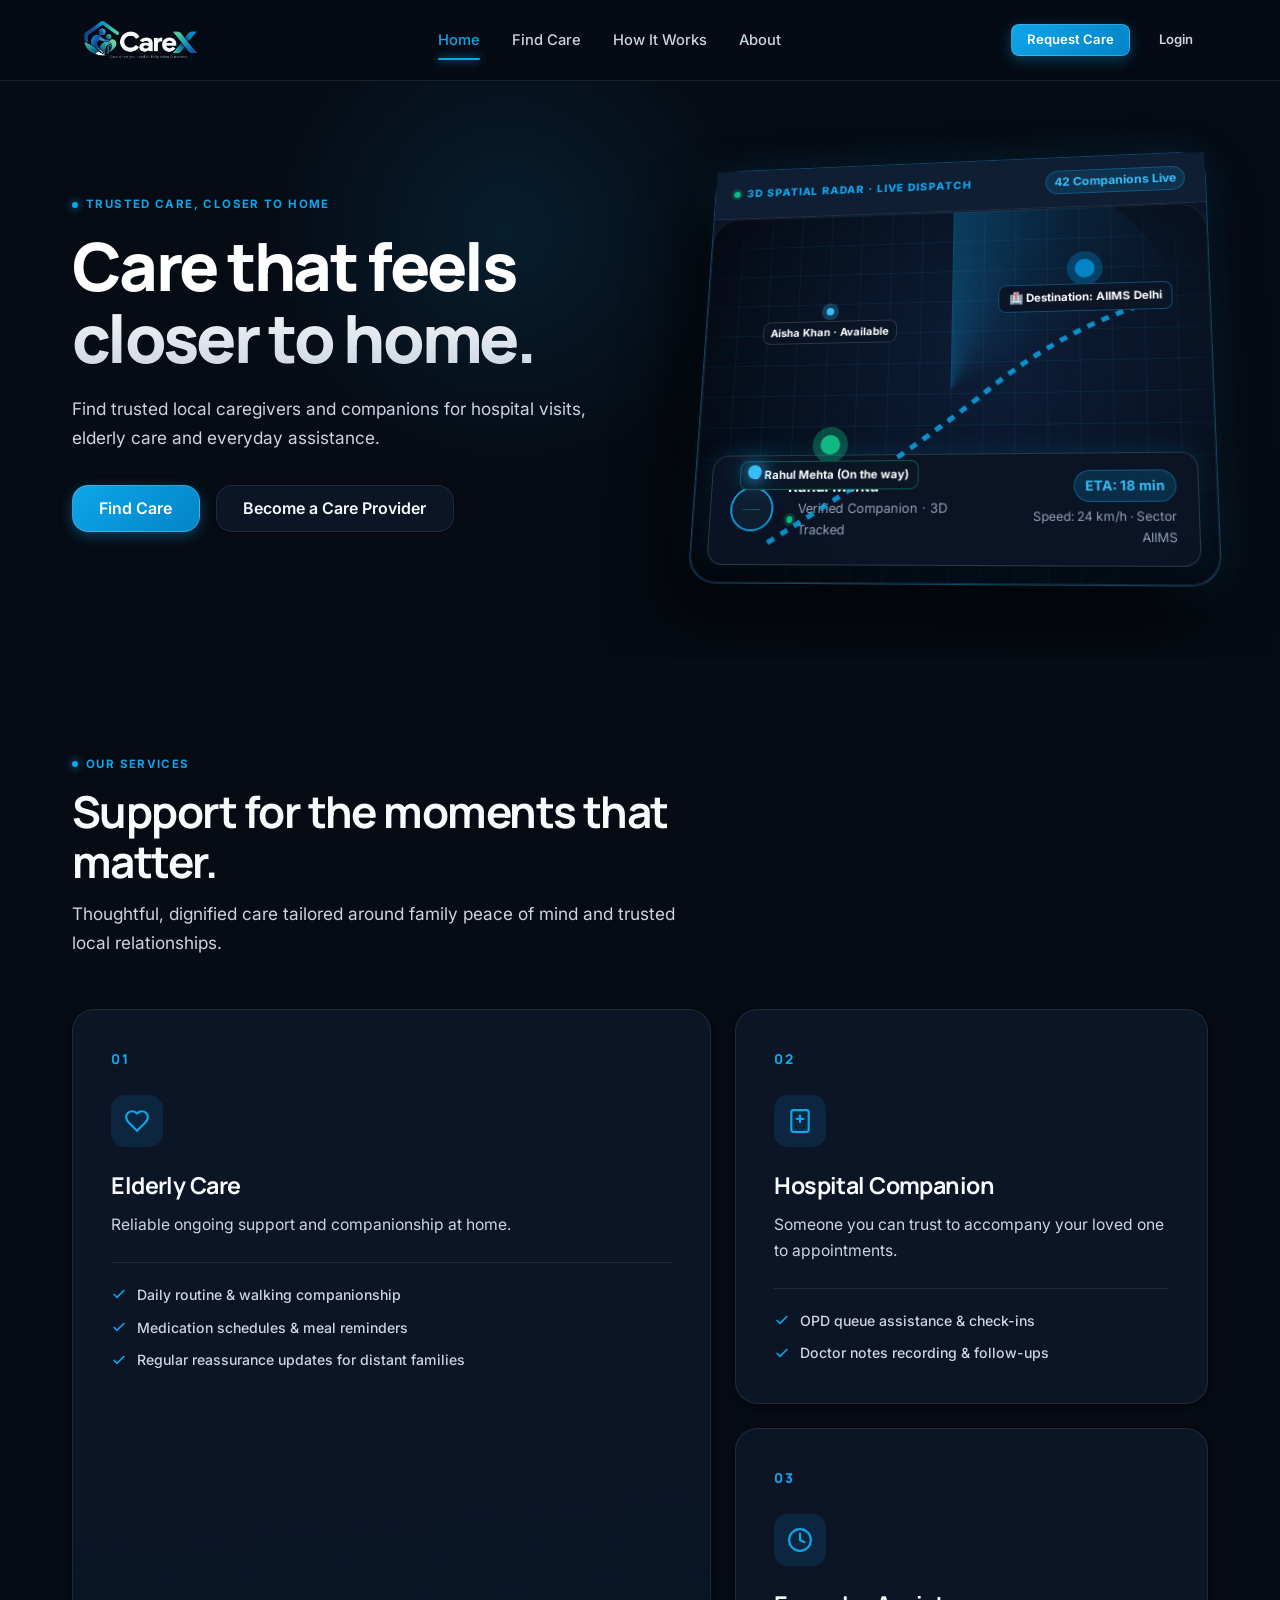
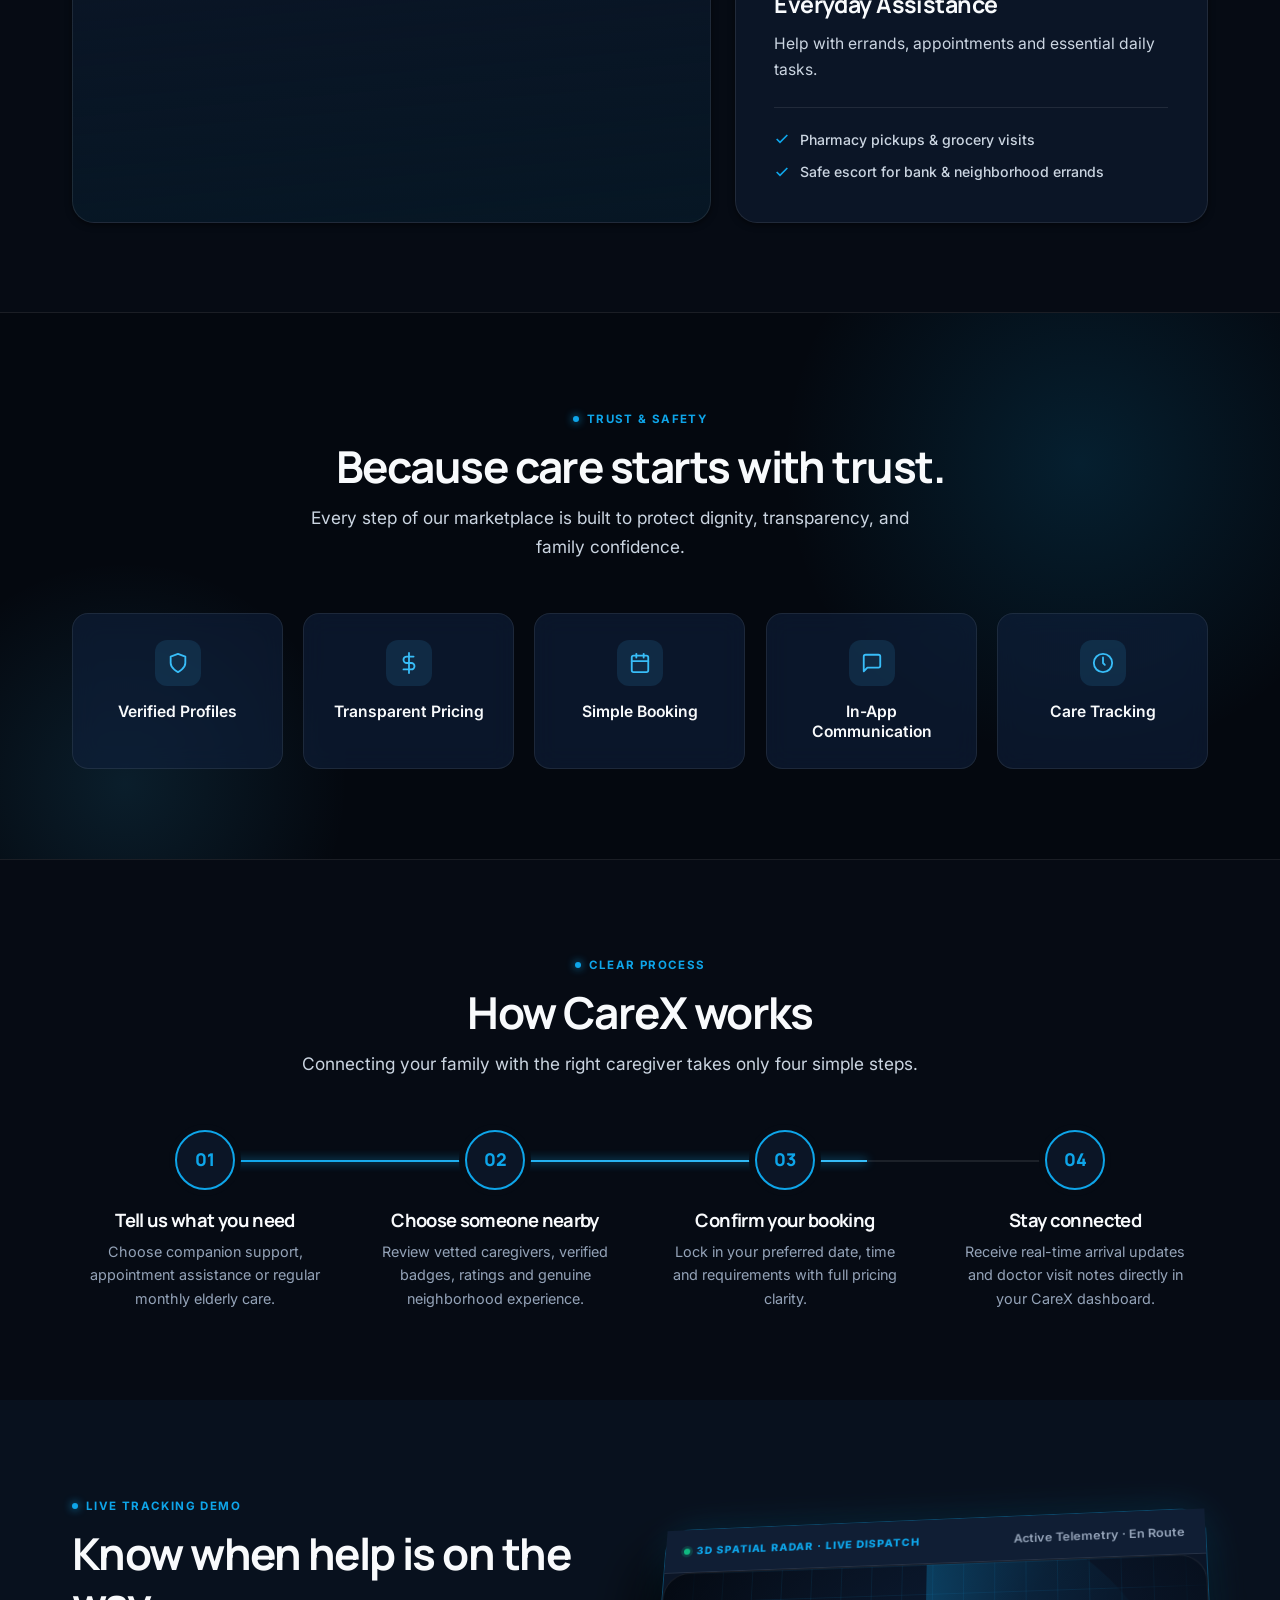
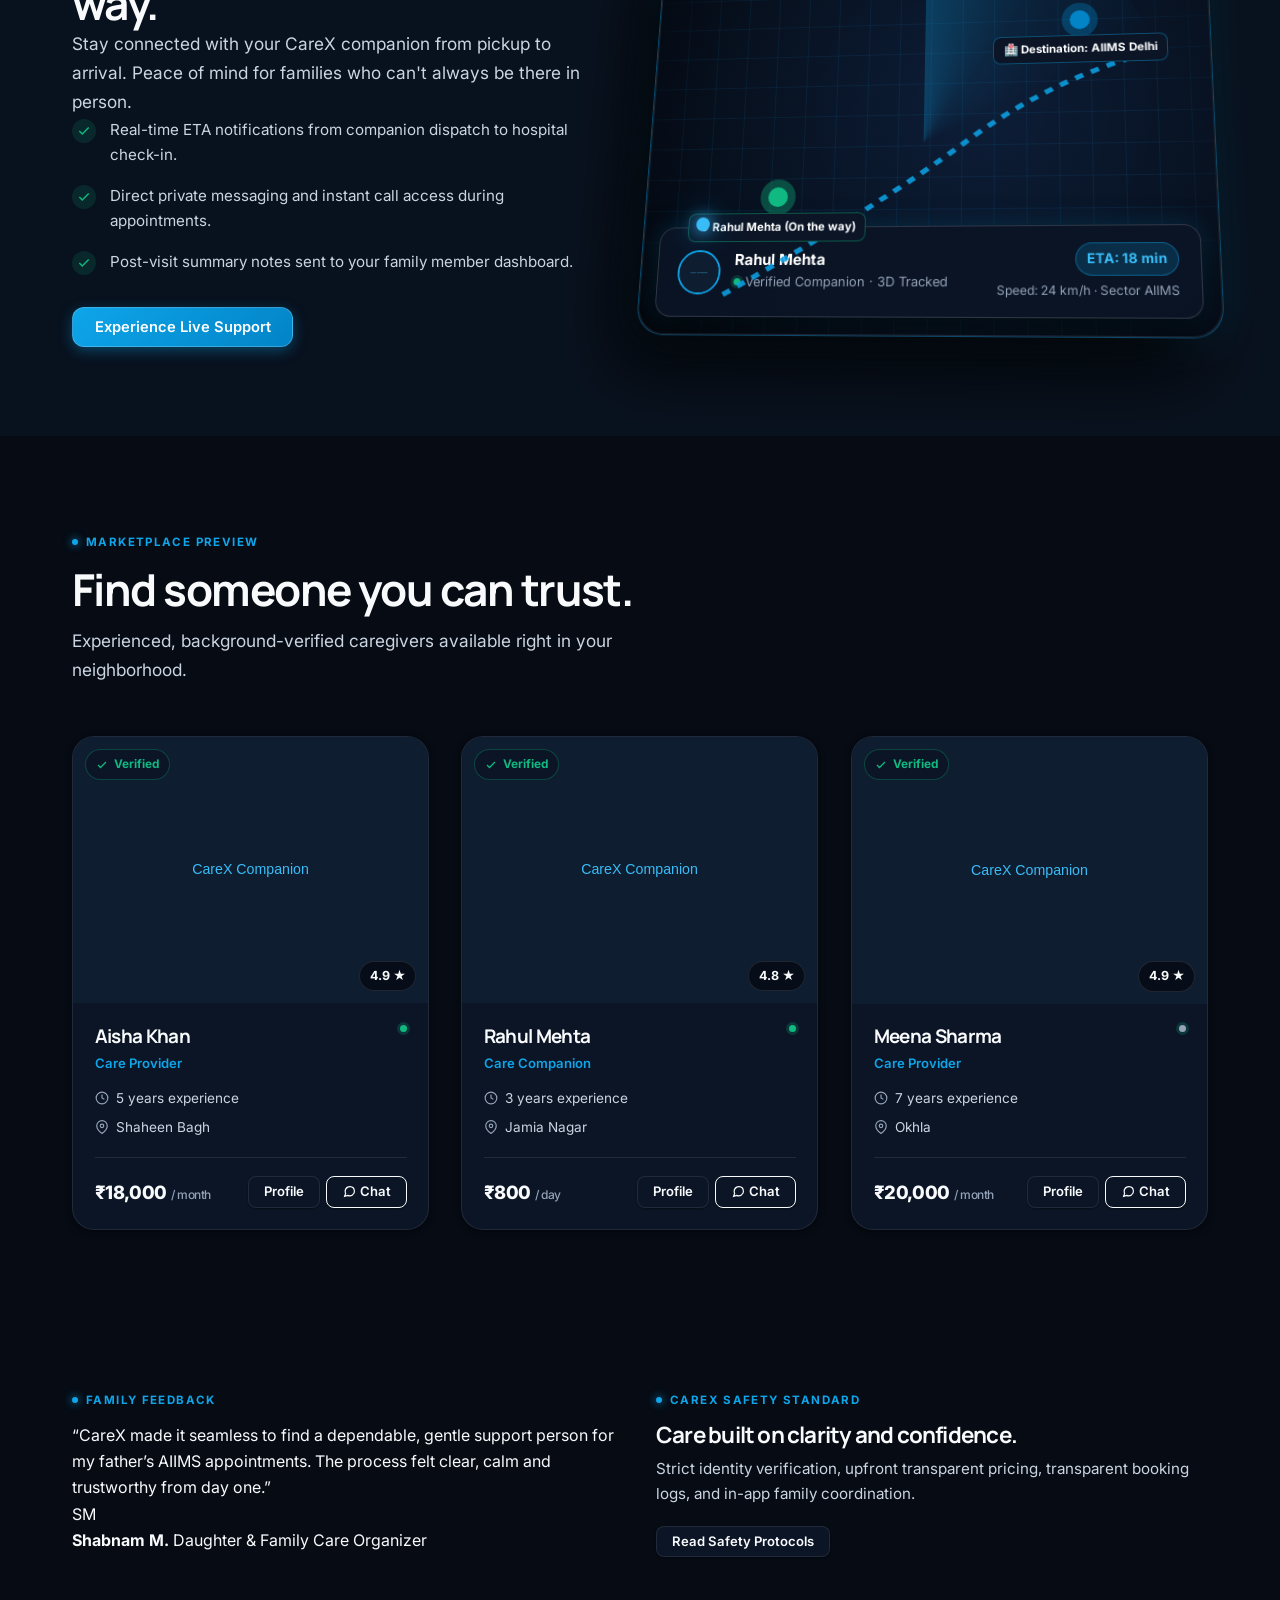
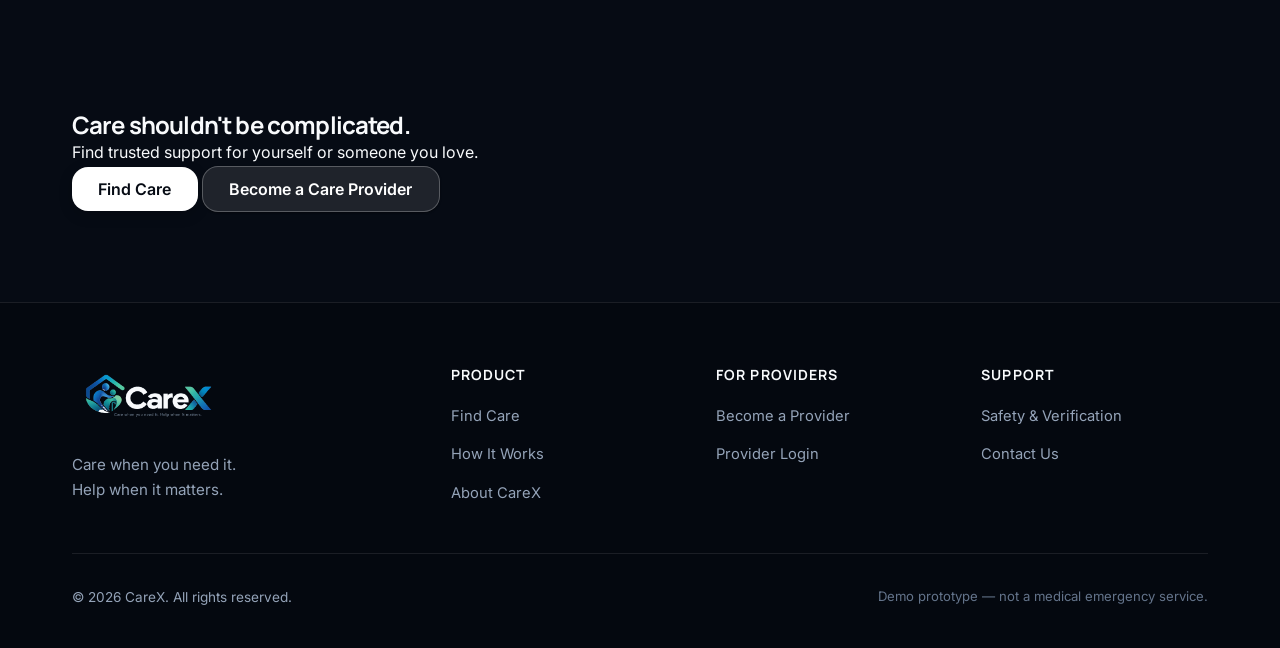
<file: index.html>
<!DOCTYPE html>
<html lang="en">
  <head>
    <meta charset="UTF-8" />
    <meta name="viewport" content="width=device-width, initial-scale=1.0, maximum-scale=5.0" />
    <title>CareX | Care that feels closer to home</title>
    <meta
      name="description"
      content="Find trusted local caregivers and companions for hospital visits, elderly care and everyday assistance."
    />
    <link rel="preconnect" href="https://fonts.googleapis.com" />
    <link rel="preconnect" href="https://fonts.gstatic.com" crossorigin />
    <link
      href="https://fonts.googleapis.com/css2?family=Inter:wght@400;500;600;700&family=Manrope:wght@600;700;800&display=swap"
      rel="stylesheet"
    />
    <link rel="stylesheet" href="css/style.css" />
    <link rel="stylesheet" href="css/responsive.css" />
    <script defer src="js/app.js"></script>
  </head>
  <body>
    <!-- Top Navigation Bar -->
    <header class="header">
      <div class="container navbar">
        <a href="index.html" class="brand" aria-label="CareX Home">
          <img src="assets/carex-logo-dark.png" alt="CareX" class="brand-logo-img" />
        </a>

        <!-- Desktop Navigation -->
        <nav class="nav-links" aria-label="Primary navigation">
          <a href="index.html" class="active">Home</a>
          <a href="find-care.html">Find Care</a>
          <a href="#how-it-works">How It Works</a>
          <a href="about.html">About</a>
        </nav>

        <!-- Navbar Actions -->
        <div class="nav-actions">
          <button class="btn btn-primary btn-sm btn-desktop-only" type="button" data-request-care>Request Care</button>
          <a href="login.html" class="btn btn-ghost btn-sm">Login</a>
          <button class="mobile-toggle" type="button" aria-label="Open navigation menu" data-drawer-open>
            <svg width="22" height="22" viewBox="0 0 24 24" fill="none" stroke="currentColor" stroke-width="2.2" stroke-linecap="round" stroke-linejoin="round">
              <line x1="4" y1="7" x2="20" y2="7"></line>
              <line x1="4" y1="12" x2="20" y2="12"></line>
              <line x1="4" y1="17" x2="20" y2="17"></line>
            </svg>
          </button>
        </div>
      </div>
    </header>

    <main id="main-content">
      <!-- 5. HERO SECTION -->
      <section class="hero">
        <div class="container hero-grid">
          <!-- Left Column: Copy & Actions -->
          <div class="hero-copy animate-hero-text">
            <span class="eyebrow">Trusted care, closer to home</span>
            <h1 class="hero-title">
              Care that feels<br />closer to home.
            </h1>
            <p class="lead-text">
              Find trusted local caregivers and companions for hospital visits, elderly care and everyday assistance.
            </p>
            <div class="hero-actions">
              <a href="find-care.html" class="btn btn-primary btn-lg">Find Care</a>
              <a href="register.html" class="btn btn-secondary btn-lg">Become a Care Provider</a>
            </div>
          </div>

          <!-- Right Column: 3D Spatial Radar Live Dispatch (Replaces static photo per user request) -->
          <div class="hero-visual animate-hero-image">
            <div class="live-map-3d-scene">
              <div class="live-map-card-3d">
                <div class="map-header-bar">
                  <span class="map-demo-label">
                    <span class="status-dot pulsing" aria-hidden="true"></span>
                    3D Spatial Radar · Live Dispatch
                  </span>
                  <span style="font-size:0.78rem; color:#38bdf8; font-weight:700; background:rgba(14,165,233,0.15); border:1px solid rgba(14,165,233,0.35); padding:2px 8px; border-radius:999px;">
                    42 Companions Live
                  </span>
                </div>

                <div class="map-canvas-3d" aria-label="3D Live Care Tracking Simulation">
                  <!-- 3D Spatial Grid Mesh -->
                  <div class="map-grid-mesh"></div>

                  <!-- 360-degree rotating radar scan sweep -->
                  <div class="radar-sweep-beam"></div>

                  <!-- Spline Route Path -->
                  <svg class="map-route-svg" viewBox="0 0 400 300" preserveAspectRatio="none" aria-hidden="true" style="position:absolute; inset:0; width:100%; height:100%; z-index:10;">
                    <path d="M 60 270 Q 170 200 230 150 T 360 80" fill="none" stroke="#0ea5e9" stroke-width="4" stroke-dasharray="6,6" opacity="0.85"></path>
                  </svg>

                  <!-- Animated Travelling Photon Particle -->
                  <div class="route-photon"></div>

                  <!-- Destination Beacon: AIIMS Delhi -->
                  <div class="map-pin" style="top:55px; right:35px; z-index:12;">
                    <div class="map-pin-pulse" style="background:#0284c7; box-shadow:0 0 0 8px rgba(2,132,199,0.35);"></div>
                    <span class="map-pin-tag" style="background:#0b1526; border:1px solid rgba(14,165,233,0.4);">🏥 Destination: AIIMS Delhi</span>
                  </div>

                  <!-- Live Dispatch Beacon: Rahul Mehta -->
                  <div class="map-pin" style="bottom:90px; left:45px; z-index:12;">
                    <div class="map-pin-pulse" style="background:#10b981; box-shadow:0 0 0 8px rgba(16,185,129,0.35);"></div>
                    <span class="map-pin-tag" style="background:#0b1526; border:1px solid rgba(16,185,129,0.4);">● Rahul Mehta (On the way)</span>
                  </div>

                  <!-- Available Nearby Beacon: Aisha Khan -->
                  <div class="map-pin" style="top:100px; left:60px; z-index:11;">
                    <div class="map-pin-pulse" style="background:#38bdf8; width:8px; height:8px; box-shadow:0 0 0 5px rgba(56,189,248,0.25);"></div>
                    <span class="map-pin-tag" style="background:rgba(11,21,38,0.85); font-size:0.7rem; padding:2px 7px;">Aisha Khan · Available</span>
                  </div>

                  <!-- Floating 3D HUD Telemetry Overlay -->
                  <div class="hud-card-floating">
                    <div class="companion-profile-snippet">
                      <img
                        src="https://images.unsplash.com/photo-1507003211169-0a1dd7228f2d?auto=format&fit=crop&w=120&q=80"
                        alt="Rahul Mehta portrait"
                        loading="lazy"
                        width="44"
                        height="44"
                        style="border-radius:50%; border:2px solid var(--primary); object-fit:cover;"
                      />
                      <div>
                        <strong style="color:#ffffff; font-size:0.95rem;">Rahul Mehta</strong>
                        <span style="display:flex; align-items:center; gap:5px; margin-top:2px; font-size:0.8rem; color:#94a3b8;">
                          <span class="status-dot pulsing" style="background:#10b981; width:7px; height:7px;"></span>
                          Verified Companion · 3D Tracked
                        </span>
                      </div>
                    </div>

                    <div class="trip-meta-eta" style="text-align:right;">
                      <span class="eta-pill" style="background:rgba(14,165,233,0.18); color:#38bdf8; border:1px solid rgba(14,165,233,0.4); padding:4px 10px; border-radius:999px; font-weight:700; font-size:0.82rem;">ETA: 18 min</span>
                      <span class="destination-label" style="display:block; font-size:0.75rem; color:#94a3b8; margin-top:4px;">Speed: 24 km/h · Sector AIIMS</span>
                    </div>
                  </div>
                </div>
              </div>
            </div>
          </div>
        </div>
      </section>

      <!-- 8. PREMIUM ASYMMETRIC SERVICES SECTION -->
      <section class="section">
        <div class="container">
          <div class="section-header reveal">
            <span class="eyebrow">Our Services</span>
            <h2 class="section-title">Support for the moments that matter.</h2>
            <p class="lead-text" style="margin-top:0.75rem;">
              Thoughtful, dignified care tailored around family peace of mind and trusted local relationships.
            </p>
          </div>

          <div class="services-bento">
            <!-- 01 Elderly Care (Featured Asymmetric Block) -->
            <article class="service-card service-card-featured reveal reveal-delay-1">
              <span class="service-number">01</span>
              <div class="service-icon-wrap" aria-hidden="true">
                <svg width="26" height="26" viewBox="0 0 24 24" fill="none" stroke="currentColor" stroke-width="2" stroke-linecap="round" stroke-linejoin="round">
                  <path d="M19 14c1.49-1.46 3-3.21 3-5.5A5.5 5.5 0 0 0 16.5 3c-1.76 0-3 .5-4.5 2-1.5-1.5-2.74-2-4.5-2A5.5 5.5 0 0 0 2 8.5c0 2.3 1.5 4.05 3 5.5l7 7Z"></path>
                </svg>
              </div>
              <h3 class="card-title">Elderly Care</h3>
              <p>Reliable ongoing support and companionship at home.</p>
              <ul class="service-card-features">
                <li>
                  <svg width="16" height="16" viewBox="0 0 24 24" fill="none" stroke="currentColor" stroke-width="2.5"><polyline points="20 6 9 17 4 12"></polyline></svg>
                  Daily routine & walking companionship
                </li>
                <li>
                  <svg width="16" height="16" viewBox="0 0 24 24" fill="none" stroke="currentColor" stroke-width="2.5"><polyline points="20 6 9 17 4 12"></polyline></svg>
                  Medication schedules & meal reminders
                </li>
                <li>
                  <svg width="16" height="16" viewBox="0 0 24 24" fill="none" stroke="currentColor" stroke-width="2.5"><polyline points="20 6 9 17 4 12"></polyline></svg>
                  Regular reassurance updates for distant families
                </li>
              </ul>
            </article>

            <!-- 02 Hospital Companion -->
            <article class="service-card reveal reveal-delay-2">
              <span class="service-number">02</span>
              <div class="service-icon-wrap" aria-hidden="true">
                <svg width="26" height="26" viewBox="0 0 24 24" fill="none" stroke="currentColor" stroke-width="2" stroke-linecap="round" stroke-linejoin="round">
                  <rect width="16" height="20" x="4" y="2" rx="2"></rect>
                  <path d="M9 10h6"></path>
                  <path d="M12 7v6"></path>
                </svg>
              </div>
              <h3 class="card-title">Hospital Companion</h3>
              <p>Someone you can trust to accompany your loved one to appointments.</p>
              <ul class="service-card-features">
                <li>
                  <svg width="16" height="16" viewBox="0 0 24 24" fill="none" stroke="currentColor" stroke-width="2.5"><polyline points="20 6 9 17 4 12"></polyline></svg>
                  OPD queue assistance & check-ins
                </li>
                <li>
                  <svg width="16" height="16" viewBox="0 0 24 24" fill="none" stroke="currentColor" stroke-width="2.5"><polyline points="20 6 9 17 4 12"></polyline></svg>
                  Doctor notes recording & follow-ups
                </li>
              </ul>
            </article>

            <!-- 03 Everyday Assistance -->
            <article class="service-card reveal reveal-delay-3">
              <span class="service-number">03</span>
              <div class="service-icon-wrap" aria-hidden="true">
                <svg width="26" height="26" viewBox="0 0 24 24" fill="none" stroke="currentColor" stroke-width="2" stroke-linecap="round" stroke-linejoin="round">
                  <circle cx="12" cy="12" r="10"></circle>
                  <polyline points="12 6 12 12 16 14"></polyline>
                </svg>
              </div>
              <h3 class="card-title">Everyday Assistance</h3>
              <p>Help with errands, appointments and essential daily tasks.</p>
              <ul class="service-card-features">
                <li>
                  <svg width="16" height="16" viewBox="0 0 24 24" fill="none" stroke="currentColor" stroke-width="2.5"><polyline points="20 6 9 17 4 12"></polyline></svg>
                  Pharmacy pickups & grocery visits
                </li>
                <li>
                  <svg width="16" height="16" viewBox="0 0 24 24" fill="none" stroke="currentColor" stroke-width="2.5"><polyline points="20 6 9 17 4 12"></polyline></svg>
                  Safe escort for bank & neighborhood errands
                </li>
              </ul>
            </article>
          </div>
        </div>
      </section>

      <!-- 9. TRUST SECTION (DARK NAVY SECTION) -->
      <section class="section trust-section">
        <div class="trust-glow" aria-hidden="true"></div>
        <div class="trust-glow-bottom" aria-hidden="true"></div>
        <div class="container">
          <div class="section-header centered reveal">
            <span class="eyebrow">Trust & Safety</span>
            <h2 class="section-title">Because care starts with trust.</h2>
            <p class="lead-text" style="margin-top:0.75rem;">
              Every step of our marketplace is built to protect dignity, transparency, and family confidence.
            </p>
          </div>

          <div class="trust-grid">
            <!-- 1. Verified profiles -->
            <article class="trust-pillar-card reveal reveal-delay-1">
              <div class="trust-pillar-icon" aria-hidden="true">
                <svg width="22" height="22" viewBox="0 0 24 24" fill="none" stroke="currentColor" stroke-width="2" stroke-linecap="round" stroke-linejoin="round">
                  <path d="M12 22s8-4 8-10V5l-8-3-8 3v7c0 6 8 10 8 10"></path>
                </svg>
              </div>
              <strong>Verified Profiles</strong>
            </article>

            <!-- 2. Transparent pricing -->
            <article class="trust-pillar-card reveal reveal-delay-2">
              <div class="trust-pillar-icon" aria-hidden="true">
                <svg width="22" height="22" viewBox="0 0 24 24" fill="none" stroke="currentColor" stroke-width="2" stroke-linecap="round" stroke-linejoin="round">
                  <line x1="12" y1="1" x2="12" y2="23"></line>
                  <path d="M17 5H9.5a3.5 3.5 0 0 0 0 7h5a3.5 3.5 0 0 1 0 7H6"></path>
                </svg>
              </div>
              <strong>Transparent Pricing</strong>
            </article>

            <!-- 3. Simple booking -->
            <article class="trust-pillar-card reveal reveal-delay-1">
              <div class="trust-pillar-icon" aria-hidden="true">
                <svg width="22" height="22" viewBox="0 0 24 24" fill="none" stroke="currentColor" stroke-width="2" stroke-linecap="round" stroke-linejoin="round">
                  <rect x="3" y="4" width="18" height="18" rx="2" ry="2"></rect>
                  <line x1="16" y1="2" x2="16" y2="6"></line>
                  <line x1="8" y1="2" x2="8" y2="6"></line>
                  <line x1="3" y1="10" x2="21" y2="10"></line>
                </svg>
              </div>
              <strong>Simple Booking</strong>
            </article>

            <!-- 4. In-app communication -->
            <article class="trust-pillar-card reveal reveal-delay-2">
              <div class="trust-pillar-icon" aria-hidden="true">
                <svg width="22" height="22" viewBox="0 0 24 24" fill="none" stroke="currentColor" stroke-width="2" stroke-linecap="round" stroke-linejoin="round">
                  <path d="M21 15a2 2 0 0 1-2 2H7l-4 4V5a2 2 0 0 1 2-2h14a2 2 0 0 1 2 2z"></path>
                </svg>
              </div>
              <strong>In-App Communication</strong>
            </article>

            <!-- 5. Care tracking -->
            <article class="trust-pillar-card reveal reveal-delay-3">
              <div class="trust-pillar-icon" aria-hidden="true">
                <svg width="22" height="22" viewBox="0 0 24 24" fill="none" stroke="currentColor" stroke-width="2" stroke-linecap="round" stroke-linejoin="round">
                  <circle cx="12" cy="12" r="10"></circle>
                  <polyline points="12 6 12 12 14 14"></polyline>
                </svg>
              </div>
              <strong>Care Tracking</strong>
            </article>
          </div>
        </div>
      </section>

      <!-- 10. HOW IT WORKS TIMELINE -->
      <section class="section" id="how-it-works">
        <div class="container">
          <div class="section-header centered reveal">
            <span class="eyebrow">Clear Process</span>
            <h2 class="section-title">How CareX works</h2>
            <p class="lead-text" style="margin-top:0.75rem;">
              Connecting your family with the right caregiver takes only four simple steps.
            </p>
          </div>

          <div class="timeline-wrapper reveal">
            <div class="timeline-progress-bar" aria-hidden="true">
              <div class="timeline-progress-line"></div>
            </div>

            <div class="timeline-track">
              <!-- Step 01 -->
              <div class="timeline-step-item">
                <div class="timeline-node">01</div>
                <h3>Tell us what you need</h3>
                <p>Choose companion support, appointment assistance or regular monthly elderly care.</p>
              </div>

              <!-- Step 02 -->
              <div class="timeline-step-item">
                <div class="timeline-node">02</div>
                <h3>Choose someone nearby</h3>
                <p>Review vetted caregivers, verified badges, ratings and genuine neighborhood experience.</p>
              </div>

              <!-- Step 03 -->
              <div class="timeline-step-item">
                <div class="timeline-node">03</div>
                <h3>Confirm your booking</h3>
                <p>Lock in your preferred date, time and requirements with full pricing clarity.</p>
              </div>

              <!-- Step 04 -->
              <div class="timeline-step-item">
                <div class="timeline-node">04</div>
                <h3>Stay connected</h3>
                <p>Receive real-time arrival updates and doctor visit notes directly in your CareX dashboard.</p>
              </div>
            </div>
          </div>
        </div>
      </section>

      <!-- 11. LIVE TRACKING PREVIEW SECTION -->
      <section class="section" style="background:var(--bg-subtle);">
        <div class="container tracking-preview-grid">
          <!-- Left Column -->
          <div class="tracking-copy reveal">
            <span class="eyebrow">Live Tracking Demo</span>
            <h2 class="section-title">Know when help is on the way.</h2>
            <p class="lead-text">
              Stay connected with your CareX companion from pickup to arrival. Peace of mind for families who can't always be there in person.
            </p>

            <ul class="tracking-perks">
              <li>
                <div class="tracking-perk-icon" aria-hidden="true">
                  <svg width="14" height="14" viewBox="0 0 24 24" fill="none" stroke="currentColor" stroke-width="2.5"><polyline points="20 6 9 17 4 12"></polyline></svg>
                </div>
                <span>Real-time ETA notifications from companion dispatch to hospital check-in.</span>
              </li>
              <li>
                <div class="tracking-perk-icon" aria-hidden="true">
                  <svg width="14" height="14" viewBox="0 0 24 24" fill="none" stroke="currentColor" stroke-width="2.5"><polyline points="20 6 9 17 4 12"></polyline></svg>
                </div>
                <span>Direct private messaging and instant call access during appointments.</span>
              </li>
              <li>
                <div class="tracking-perk-icon" aria-hidden="true">
                  <svg width="14" height="14" viewBox="0 0 24 24" fill="none" stroke="currentColor" stroke-width="2.5"><polyline points="20 6 9 17 4 12"></polyline></svg>
                </div>
                <span>Post-visit summary notes sent to your family member dashboard.</span>
              </li>
            </ul>

            <button class="btn btn-primary" type="button" data-request-care>Experience Live Support</button>
          </div>

          <!-- Right Column: Interactive Map Component -->
          <!-- Right Column: 3D Spatial Radar Map Component -->
          <div class="live-map-3d-scene reveal reveal-delay-1">
            <div class="live-map-card-3d">
              <div class="map-header-bar">
                <span class="map-demo-label">
                  <span class="status-dot pulsing" aria-hidden="true"></span>
                  3D Spatial Radar · Live Dispatch
                </span>
                <span style="font-size:0.8rem; color:var(--text-muted); font-weight:600;">Active Telemetry · En Route</span>
              </div>

              <div class="map-canvas-3d" aria-label="3D Live Tracking Simulation">
                <!-- 3D Background Grid Mesh -->
                <div class="map-grid-mesh"></div>

                <!-- 360-degree rotating radar scan sweep -->
                <div class="radar-sweep-beam"></div>

                <!-- Spline Route Path -->
                <svg class="map-route-svg" viewBox="0 0 400 300" preserveAspectRatio="none" aria-hidden="true" style="position:absolute; inset:0; width:100%; height:100%; z-index:10;">
                  <path d="M 60 270 Q 170 200 230 150 T 360 80" fill="none" stroke="#0ea5e9" stroke-width="4" stroke-dasharray="6,6" opacity="0.85"></path>
                </svg>

                <!-- Animated Photon Travelling Along Route -->
                <div class="route-photon"></div>

                <!-- Destination Beacon: AIIMS -->
                <div class="map-pin" style="top:55px; right:40px; z-index:12;">
                  <div class="map-pin-pulse" style="background:#0284c7; box-shadow:0 0 0 8px rgba(2,132,199,0.35);"></div>
                  <span class="map-pin-tag" style="background:#0b1526; border:1px solid rgba(14,165,233,0.4);">🏥 Destination: AIIMS Delhi</span>
                </div>

                <!-- Live Dispatch Beacon: Rahul Mehta -->
                <div class="map-pin" style="bottom:90px; left:45px; z-index:12;">
                  <div class="map-pin-pulse" style="background:#10b981; box-shadow:0 0 0 8px rgba(16,185,129,0.35);"></div>
                  <span class="map-pin-tag" style="background:#0b1526; border:1px solid rgba(16,185,129,0.4);">● Rahul Mehta (On the way)</span>
                </div>

                <!-- Floating 3D HUD Telemetry Overlay -->
                <div class="hud-card-floating">
                  <div class="companion-profile-snippet">
                    <img
                      src="https://images.unsplash.com/photo-1507003211169-0a1dd7228f2d?auto=format&fit=crop&w=120&q=80"
                      alt="Rahul Mehta portrait"
                      loading="lazy"
                      width="44"
                      height="44"
                      style="border-radius:50%; border:2px solid var(--primary);"
                    />
                    <div>
                      <strong style="color:#ffffff; font-size:0.95rem;">Rahul Mehta</strong>
                      <span style="display:flex; align-items:center; gap:5px; margin-top:2px; font-size:0.8rem; color:#94a3b8;">
                        <span class="status-dot pulsing" style="background:#10b981; width:7px; height:7px;"></span>
                        Verified Companion · 3D Tracked
                      </span>
                    </div>
                  </div>

                  <div class="trip-meta-eta" style="text-align:right;">
                    <span class="eta-pill" style="background:rgba(14,165,233,0.18); color:#38bdf8; border:1px solid rgba(14,165,233,0.4); padding:4px 10px; border-radius:999px; font-weight:700; font-size:0.82rem;">ETA: 18 min</span>
                    <span class="destination-label" style="display:block; font-size:0.75rem; color:#94a3b8; margin-top:4px;">Speed: 24 km/h · Sector AIIMS</span>
                  </div>
                </div>
              </div>
            </div>
          </div>
        </div>
      </section>

      <!-- 12. FIND CARE PREVIEW (MARKETPLACE PREVIEW) -->
      <section class="section">
        <div class="container">
          <div class="section-header reveal">
            <span class="eyebrow">Marketplace Preview</span>
            <h2 class="section-title">Find someone you can trust.</h2>
            <p class="lead-text" style="margin-top:0.75rem;">
              Experienced, background-verified caregivers available right in your neighborhood.
            </p>
          </div>

          <div class="marketplace-grid">
            <!-- 1. Aisha Khan -->
            <article class="provider-card reveal reveal-delay-1">
              <div class="provider-image-holder">
                <img
                  src="https://images.unsplash.com/photo-1573496359142-b8d87734a5a2?auto=format&fit=crop&w=600&q=80"
                  alt="Aisha Khan - Verified Care Provider"
                  loading="lazy"
                  width="400"
                  height="300"
                />
                <div class="provider-badge-verified">
                  <svg width="12" height="12" viewBox="0 0 24 24" fill="none" stroke="currentColor" stroke-width="2.5"><polyline points="20 6 9 17 4 12"></polyline></svg>
                  Verified
                </div>
                <div class="provider-rating-pill">4.9 ★</div>
              </div>

              <div class="provider-body">
                <div class="provider-header">
                  <h3>Aisha Khan</h3>
                  <span class="status-dot" style="background:var(--success);" title="Available today"></span>
                </div>
                <div class="provider-role-label">Care Provider</div>

                <div class="provider-details-list">
                  <div class="provider-detail-item">
                    <svg width="14" height="14" viewBox="0 0 24 24" fill="none" stroke="currentColor" stroke-width="2"><circle cx="12" cy="12" r="10"></circle><polyline points="12 6 12 12 16 14"></polyline></svg>
                    <span>5 years experience</span>
                  </div>
                  <div class="provider-detail-item">
                    <svg width="14" height="14" viewBox="0 0 24 24" fill="none" stroke="currentColor" stroke-width="2"><path d="M21 10c0 7-9 13-9 13s-9-6-9-13a9 9 0 0 1 18 0z"></path><circle cx="12" cy="10" r="3"></circle></svg>
                    <span>Shaheen Bagh</span>
                  </div>
                </div>

                <div class="provider-footer">
                  <div class="provider-price">
                    ₹18,000 <span>/ month</span>
                  </div>
                  <div style="display:flex; gap:0.4rem; flex-wrap:wrap;">
                    <a href="provider-profile.html?id=aisha" class="btn btn-secondary btn-sm">Profile</a>
                    <button class="btn btn-secondary btn-sm" type="button" onclick="window.openProviderChat('aisha')" style="display:flex; align-items:center; gap:0.25rem; border-color:var(--whatsapp-border); color:var(--whatsapp-accent);">
                      <svg width="13" height="13" viewBox="0 0 24 24" fill="none" stroke="currentColor" stroke-width="2.2"><path d="M21 11.5a8.38 8.38 0 0 1-.9 3.8 8.5 8.5 0 0 1-7.6 4.7 8.38 8.38 0 0 1-3.8-.9L3 21l1.9-5.7a8.38 8.38 0 0 1-.9-3.8 8.5 8.5 0 0 1 4.7-7.6 8.38 8.38 0 0 1 3.8-.9h.5a8.48 8.48 0 0 1 8 8v.5z"></path></svg>
                      Chat
                    </button>
                  </div>
                </div>
              </div>
            </article>

            <!-- 2. Rahul Mehta -->
            <article class="provider-card reveal reveal-delay-2">
              <div class="provider-image-holder">
                <img
                  src="https://images.unsplash.com/photo-1507003211169-0a1dd7228f2d?auto=format&fit=crop&w=600&q=80"
                  alt="Rahul Mehta - Hospital Companion"
                  loading="lazy"
                  width="400"
                  height="300"
                />
                <div class="provider-badge-verified">
                  <svg width="12" height="12" viewBox="0 0 24 24" fill="none" stroke="currentColor" stroke-width="2.5"><polyline points="20 6 9 17 4 12"></polyline></svg>
                  Verified
                </div>
                <div class="provider-rating-pill">4.8 ★</div>
              </div>

              <div class="provider-body">
                <div class="provider-header">
                  <h3>Rahul Mehta</h3>
                  <span class="status-dot" style="background:var(--success);" title="Available today"></span>
                </div>
                <div class="provider-role-label">Care Companion</div>

                <div class="provider-details-list">
                  <div class="provider-detail-item">
                    <svg width="14" height="14" viewBox="0 0 24 24" fill="none" stroke="currentColor" stroke-width="2"><circle cx="12" cy="12" r="10"></circle><polyline points="12 6 12 12 16 14"></polyline></svg>
                    <span>3 years experience</span>
                  </div>
                  <div class="provider-detail-item">
                    <svg width="14" height="14" viewBox="0 0 24 24" fill="none" stroke="currentColor" stroke-width="2"><path d="M21 10c0 7-9 13-9 13s-9-6-9-13a9 9 0 0 1 18 0z"></path><circle cx="12" cy="10" r="3"></circle></svg>
                    <span>Jamia Nagar</span>
                  </div>
                </div>

                <div class="provider-footer">
                  <div class="provider-price">
                    ₹800 <span>/ day</span>
                  </div>
                  <div style="display:flex; gap:0.4rem; flex-wrap:wrap;">
                    <a href="provider-profile.html?id=rahul" class="btn btn-secondary btn-sm">Profile</a>
                    <button class="btn btn-secondary btn-sm" type="button" onclick="window.openProviderChat('rahul')" style="display:flex; align-items:center; gap:0.25rem; border-color:var(--whatsapp-border); color:var(--whatsapp-accent);">
                      <svg width="13" height="13" viewBox="0 0 24 24" fill="none" stroke="currentColor" stroke-width="2.2"><path d="M21 11.5a8.38 8.38 0 0 1-.9 3.8 8.5 8.5 0 0 1-7.6 4.7 8.38 8.38 0 0 1-3.8-.9L3 21l1.9-5.7a8.38 8.38 0 0 1-.9-3.8 8.5 8.5 0 0 1 4.7-7.6 8.38 8.38 0 0 1 3.8-.9h.5a8.48 8.48 0 0 1 8 8v.5z"></path></svg>
                      Chat
                    </button>
                  </div>
                </div>
              </div>
            </article>

            <!-- 3. Meena Sharma -->
            <article class="provider-card reveal reveal-delay-3">
              <div class="provider-image-holder">
                <img
                  src="https://images.unsplash.com/photo-1580489944761-15a19d654956?auto=format&fit=crop&w=600&q=80"
                  alt="Meena Sharma - Experienced Care Provider"
                  loading="lazy"
                  width="400"
                  height="300"
                />
                <div class="provider-badge-verified">
                  <svg width="12" height="12" viewBox="0 0 24 24" fill="none" stroke="currentColor" stroke-width="2.5"><polyline points="20 6 9 17 4 12"></polyline></svg>
                  Verified
                </div>
                <div class="provider-rating-pill">4.9 ★</div>
              </div>

              <div class="provider-body">
                <div class="provider-header">
                  <h3>Meena Sharma</h3>
                  <span class="status-dot" style="background:var(--text-muted);" title="Fully booked this week"></span>
                </div>
                <div class="provider-role-label">Care Provider</div>

                <div class="provider-details-list">
                  <div class="provider-detail-item">
                    <svg width="14" height="14" viewBox="0 0 24 24" fill="none" stroke="currentColor" stroke-width="2"><circle cx="12" cy="12" r="10"></circle><polyline points="12 6 12 12 16 14"></polyline></svg>
                    <span>7 years experience</span>
                  </div>
                  <div class="provider-detail-item">
                    <svg width="14" height="14" viewBox="0 0 24 24" fill="none" stroke="currentColor" stroke-width="2"><path d="M21 10c0 7-9 13-9 13s-9-6-9-13a9 9 0 0 1 18 0z"></path><circle cx="12" cy="10" r="3"></circle></svg>
                    <span>Okhla</span>
                  </div>
                </div>

                <div class="provider-footer">
                  <div class="provider-price">
                    ₹20,000 <span>/ month</span>
                  </div>
                  <div style="display:flex; gap:0.4rem; flex-wrap:wrap;">
                    <a href="provider-profile.html?id=meena" class="btn btn-secondary btn-sm">Profile</a>
                    <button class="btn btn-secondary btn-sm" type="button" onclick="window.openProviderChat('meena')" style="display:flex; align-items:center; gap:0.25rem; border-color:var(--whatsapp-border); color:var(--whatsapp-accent);">
                      <svg width="13" height="13" viewBox="0 0 24 24" fill="none" stroke="currentColor" stroke-width="2.2"><path d="M21 11.5a8.38 8.38 0 0 1-.9 3.8 8.5 8.5 0 0 1-7.6 4.7 8.38 8.38 0 0 1-3.8-.9L3 21l1.9-5.7a8.38 8.38 0 0 1-.9-3.8 8.5 8.5 0 0 1 4.7-7.6 8.38 8.38 0 0 1 3.8-.9h.5a8.48 8.48 0 0 1 8 8v.5z"></path></svg>
                      Chat
                    </button>
                  </div>
                </div>
              </div>
            </article>
          </div>
        </div>
      </section>

      <!-- FAMILY FEEDBACK & SAFETY -->
      <section class="section-sm">
        <div class="container grid-2" style="align-items:stretch;">
          <div class="testimonial-card reveal">
            <span class="eyebrow">Family Feedback</span>
            <p class="testimonial-quote">
              “CareX made it seamless to find a dependable, gentle support person for my father’s AIIMS appointments. The process felt clear, calm and trustworthy from day one.”
            </p>
            <div class="author-row">
              <div class="author-avatar">SM</div>
              <div class="author-info">
                <strong>Shabnam M.</strong>
                <span>Daughter & Family Care Organizer</span>
              </div>
            </div>
          </div>

          <div class="safety-banner reveal reveal-delay-1" style="flex-direction:column; justify-content:center; align-items:flex-start;">
            <span class="eyebrow" style="color:var(--primary);">CareX Safety Standard</span>
            <h3 style="font-size:1.4rem; margin-bottom:0.5rem;">Care built on clarity and confidence.</h3>
            <p style="color:var(--text-secondary); font-size:0.95rem; margin-bottom:1.25rem;">
              Strict identity verification, upfront transparent pricing, transparent booking logs, and in-app family coordination.
            </p>
            <button class="btn btn-secondary btn-sm" type="button" data-safety-info>Read Safety Protocols</button>
          </div>
        </div>
      </section>

      <!-- 13. FINAL CTA SECTION -->
      <section class="section">
        <div class="container">
          <div class="cta-banner reveal">
            <h2>Care shouldn't be complicated.</h2>
            <p>Find trusted support for yourself or someone you love.</p>
            <div class="cta-actions">
              <a href="find-care.html" class="btn btn-white btn-lg">Find Care</a>
              <a href="register.html" class="btn btn-secondary btn-lg" style="background:rgba(255,255,255,0.1); color:#ffffff; border-color:rgba(255,255,255,0.25);">Become a Care Provider</a>
            </div>
          </div>
        </div>
      </section>
    </main>

    <!-- 14. FOOTER -->
    <footer class="footer">
      <div class="container">
        <div class="footer-top">
          <div>
            <a href="index.html" class="brand" aria-label="CareX Home">
              <img src="assets/carex-logo-dark.png" alt="CareX" class="footer-logo-img" />
            </a>
            <p class="footer-tagline">
              Care when you need it.<br />Help when it matters.
            </p>
          </div>

          <div class="footer-col">
            <h4>Product</h4>
            <ul class="footer-links">
              <li><a href="find-care.html">Find Care</a></li>
              <li><a href="#how-it-works">How It Works</a></li>
              <li><a href="about.html">About CareX</a></li>
            </ul>
          </div>

          <div class="footer-col">
            <h4>For Providers</h4>
            <ul class="footer-links">
              <li><a href="register.html">Become a Provider</a></li>
              <li><a href="login.html">Provider Login</a></li>
            </ul>
          </div>

          <div class="footer-col">
            <h4>Support</h4>
            <ul class="footer-links">
              <li><a href="#" data-safety-info>Safety & Verification</a></li>
              <li><a href="about.html">Contact Us</a></li>
            </ul>
          </div>
        </div>

        <div class="footer-bottom">
          <p>© <span id="year">2026</span> CareX. All rights reserved.</p>
          <p class="footer-disclaimer">Demo prototype — not a medical emergency service.</p>
        </div>
      </div>
    </footer>
  </body>
</html>
</file>
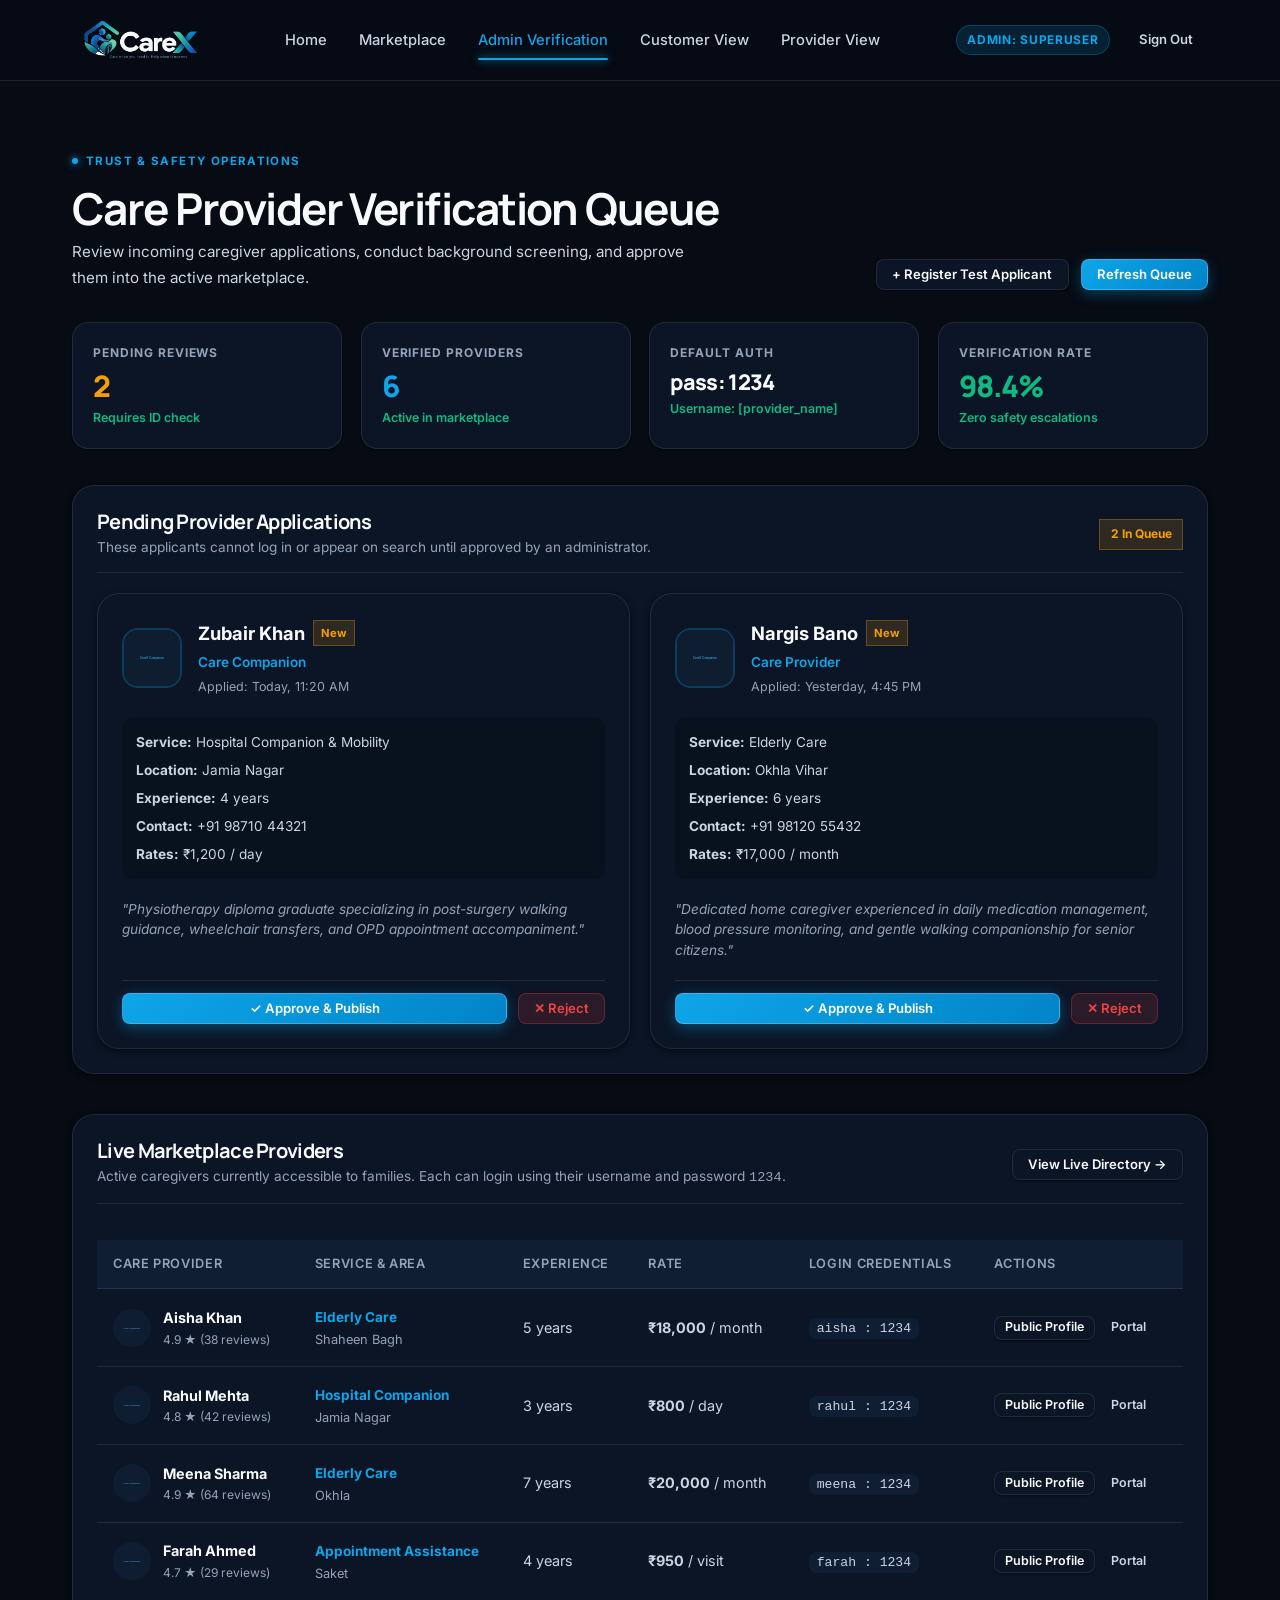
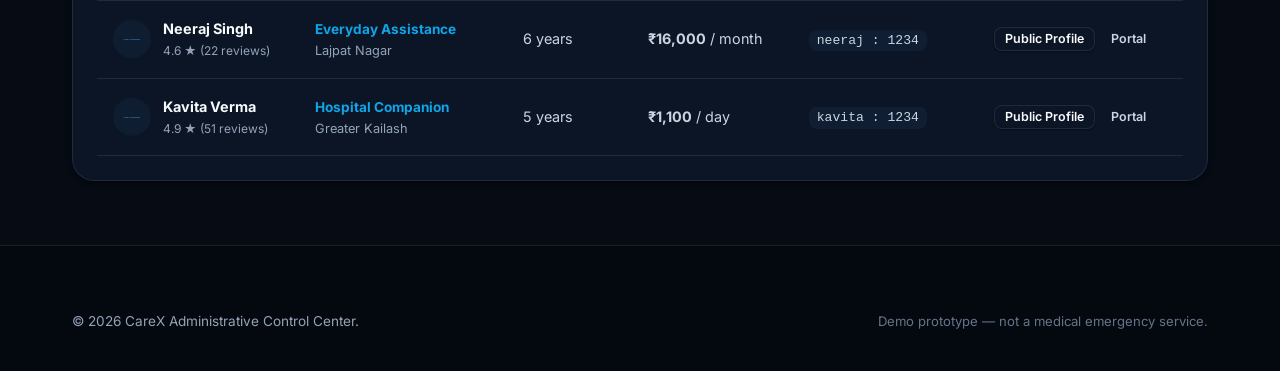
<file: admin.html>
<!DOCTYPE html>
<html lang="en">
  <head>
    <meta charset="UTF-8" />
    <meta name="viewport" content="width=device-width, initial-scale=1.0, maximum-scale=5.0" />
    <title>Admin Approval Portal | CareX System Administration</title>
    <meta name="description" content="Review, verify and approve caregiver registrations for the CareX healthcare marketplace." />
    <link rel="preconnect" href="https://fonts.googleapis.com" />
    <link rel="preconnect" href="https://fonts.gstatic.com" crossorigin />
    <link
      href="https://fonts.googleapis.com/css2?family=Inter:wght@400;500;600;700&family=Manrope:wght@600;700;800&display=swap"
      rel="stylesheet"
    />
    <link rel="stylesheet" href="css/style.css" />
    <link rel="stylesheet" href="css/responsive.css" />
    <script defer src="js/app.js"></script>
    <style>
      .admin-table {
        width: 100%;
        border-collapse: separate;
        border-spacing: 0;
        margin-top: 1rem;
      }
      .admin-table th {
        text-align: left;
        padding: 0.85rem 1rem;
        background: var(--bg-surface-alt);
        color: var(--text-muted);
        font-size: 0.8rem;
        font-weight: 600;
        text-transform: uppercase;
        letter-spacing: 0.05em;
        border-bottom: 1px solid var(--border);
      }
      .admin-table td {
        padding: 1rem;
        border-bottom: 1px solid var(--border);
        color: var(--text-secondary);
        font-size: 0.9rem;
        vertical-align: middle;
      }
      .admin-table tr:hover td {
        background: var(--bg-surface-hover);
      }
      .applicant-card {
        background: var(--bg-surface);
        border: 1px solid var(--border);
        border-radius: var(--radius-xl);
        padding: 1.5rem;
        display: flex;
        flex-direction: column;
        gap: 1.25rem;
        box-shadow: var(--shadow-sm);
        transition: transform var(--transition-fast), border-color var(--transition-fast);
      }
      .applicant-card:hover {
        border-color: var(--border-hover);
        transform: translateY(-2px);
      }
      .applicant-header {
        display: flex;
        align-items: center;
        gap: 1rem;
      }
      .applicant-avatar {
        width: 60px;
        height: 60px;
        border-radius: var(--radius-lg);
        object-fit: cover;
        border: 2px solid var(--primary-border);
      }
      .badge-pending {
        display: inline-flex;
        align-items: center;
        gap: 0.35rem;
        padding: 0.3rem 0.65rem;
        background: rgba(245, 158, 11, 0.15);
        color: #f59e0b;
        border: 1px solid rgba(245, 158, 11, 0.3);
        border-radius: var(--radius-pill);
        font-size: 0.75rem;
        font-weight: 700;
      }
    </style>
  </head>
  <body>
    <!-- Top Navigation Bar -->
    <header class="header">
      <div class="container navbar">
        <a href="index.html" class="brand" aria-label="CareX Home">
          <img src="assets/carex-logo-dark.png" alt="CareX" class="brand-logo-img" />
        </a>

        <!-- Desktop Navigation -->
        <nav class="nav-links" aria-label="Primary navigation">
          <a href="index.html">Home</a>
          <a href="find-care.html">Marketplace</a>
          <a href="admin.html" class="active">Admin Verification</a>
          <a href="customer-dashboard.html">Customer View</a>
          <a href="provider-dashboard.html">Provider View</a>
        </nav>

        <!-- Navbar Actions -->
        <div class="nav-actions">
          <span class="status-chip" style="background:rgba(14, 165, 233, 0.15); color:var(--primary); border:1px solid var(--primary-border); font-size:0.75rem;">
            Admin: Superuser
          </span>
          <a href="login.html" class="btn btn-ghost btn-sm" onclick="localStorage.removeItem('carex-auth');">Sign Out</a>
          <button class="mobile-toggle" type="button" aria-label="Open menu" data-drawer-open>
            <svg width="22" height="22" viewBox="0 0 24 24" fill="none" stroke="currentColor" stroke-width="2.2">
              <line x1="4" y1="7" x2="20" y2="7"></line>
              <line x1="4" y1="12" x2="20" y2="12"></line>
              <line x1="4" y1="17" x2="20" y2="17"></line>
            </svg>
          </button>
        </div>
      </div>
    </header>

    <main class="container section-sm" id="main-content">
      <!-- Top Title & Controls -->
      <div style="display:flex; justify-content:space-between; align-items:flex-end; flex-wrap:wrap; gap:1.25rem; margin-bottom:2rem;">
        <div>
          <span class="eyebrow">Trust & Safety Operations</span>
          <h1 class="section-title">Care Provider Verification Queue</h1>
          <p class="lead-text" style="margin-top:0.35rem; font-size:0.95rem;">
            Review incoming caregiver applications, conduct background screening, and approve them into the active marketplace.
          </p>
        </div>
        <div style="display:flex; gap:0.75rem;">
          <a href="register.html" class="btn btn-secondary btn-sm" target="_blank">+ Register Test Applicant</a>
          <button class="btn btn-primary btn-sm" type="button" onclick="window.location.reload();">Refresh Queue</button>
        </div>
      </div>

      <!-- Quick Metrics Strip -->
      <div class="stat-cards-grid" style="margin-bottom:2.25rem;">
        <div class="stat-metric-card">
          <span class="stat-label">Pending Reviews</span>
          <span class="stat-value" id="stat-pending-count" style="color:#f59e0b;">2</span>
          <span class="stat-change">Requires ID check</span>
        </div>
        <div class="stat-metric-card">
          <span class="stat-label">Verified Providers</span>
          <span class="stat-value" id="stat-live-count" style="color:var(--primary);">6</span>
          <span class="stat-change">Active in marketplace</span>
        </div>
        <div class="stat-metric-card">
          <span class="stat-label">Default Auth</span>
          <span class="stat-value" style="font-size:1.35rem; color:var(--text-main);">pass: 1234</span>
          <span class="stat-change">Username: [provider_name]</span>
        </div>
        <div class="stat-metric-card">
          <span class="stat-label">Verification Rate</span>
          <span class="stat-value" style="color:var(--success);">98.4%</span>
          <span class="stat-change">Zero safety escalations</span>
        </div>
      </div>

      <!-- Section: Pending Applications -->
      <div class="dashboard-block" style="margin-bottom:2.5rem;">
        <div class="dashboard-block-header">
          <div>
            <h2 style="font-size:1.25rem; margin:0;">Pending Provider Applications</h2>
            <p class="text-muted" style="font-size:0.85rem; margin-top:2px;">
              These applicants cannot log in or appear on search until approved by an administrator.
            </p>
          </div>
          <span class="badge-pending" id="queue-badge">2 In Queue</span>
        </div>

        <div id="pending-applicants-grid" style="display:grid; grid-template-columns:repeat(auto-fill, minmax(360px, 1fr)); gap:1.25rem; margin-top:1.25rem;">
          <!-- Dynamically populated -->
        </div>
      </div>

      <!-- Section: Active Verified Providers -->
      <div class="dashboard-block">
        <div class="dashboard-block-header">
          <div>
            <h2 style="font-size:1.25rem; margin:0;">Live Marketplace Providers</h2>
            <p class="text-muted" style="font-size:0.85rem; margin-top:2px;">
              Active caregivers currently accessible to families. Each can login using their username and password <code>1234</code>.
            </p>
          </div>
          <a href="find-care.html" class="btn btn-secondary btn-sm" target="_blank">View Live Directory &rarr;</a>
        </div>

        <div style="overflow-x:auto;">
          <table class="admin-table">
            <thead>
              <tr>
                <th>Care Provider</th>
                <th>Service & Area</th>
                <th>Experience</th>
                <th>Rate</th>
                <th>Login Credentials</th>
                <th>Actions</th>
              </tr>
            </thead>
            <tbody id="live-providers-tbody">
              <!-- Dynamically populated -->
            </tbody>
          </table>
        </div>
      </div>
    </main>

    <!-- FOOTER -->
    <footer class="footer">
      <div class="container">
        <div class="footer-bottom" style="border:none; padding:0;">
          <p>© <span id="year">2026</span> CareX Administrative Control Center.</p>
          <p class="footer-disclaimer">Demo prototype — not a medical emergency service.</p>
        </div>
      </div>
    </footer>

    <!-- Admin Logic Script -->
    <script>
      document.addEventListener('DOMContentLoaded', () => {
        const renderAdminData = () => {
          const pending = window.getPendingProviders ? window.getPendingProviders() : [];
          const live = window.getCarexProviders ? window.getCarexProviders() : [];

          // Update stats
          const pendingCountEl = document.getElementById('stat-pending-count');
          const liveCountEl = document.getElementById('stat-live-count');
          const queueBadgeEl = document.getElementById('queue-badge');
          if (pendingCountEl) pendingCountEl.textContent = pending.length;
          if (liveCountEl) liveCountEl.textContent = live.length;
          if (queueBadgeEl) queueBadgeEl.textContent = `${pending.length} In Queue`;

          // Render Pending Grid
          const grid = document.getElementById('pending-applicants-grid');
          if (grid) {
            if (pending.length === 0) {
              grid.innerHTML = `
                <div style="grid-column:1/-1; text-align:center; padding:3rem 1rem; background:var(--bg-subtle); border-radius:var(--radius-lg); border:1px dashed var(--border);">
                  <div style="font-size:2rem; margin-bottom:0.5rem;">🎉</div>
                  <strong style="font-size:1.1rem; color:var(--text-main);">No Pending Applications</strong>
                  <p style="color:var(--text-muted); font-size:0.88rem; margin-top:0.25rem;">All caregiver applicants have been screened and approved!</p>
                  <a href="register.html" class="btn btn-secondary btn-sm" style="margin-top:1rem;">Submit a Test Application</a>
                </div>
              `;
            } else {
              grid.innerHTML = pending.map((app) => `
                <article class="applicant-card" id="card-${app.id}">
                  <div class="applicant-header">
                    <img src="${app.image || 'https://images.unsplash.com/photo-1534528741775-53994a69daeb?auto=format&fit=crop&w=300&q=80'}" alt="${app.name}" class="applicant-avatar" />
                    <div>
                      <div style="display:flex; align-items:center; gap:0.5rem;">
                        <strong style="font-size:1.15rem; color:var(--text-main);">${app.name}</strong>
                        <span class="badge-pending" style="font-size:0.7rem; padding:0.15rem 0.45rem;">New</span>
                      </div>
                      <span style="font-size:0.85rem; color:var(--primary); font-weight:600;">${app.role || 'Care Companion'}</span>
                      <p style="font-size:0.78rem; color:var(--text-muted); margin-top:2px;">Applied: ${app.appliedAt || 'Recent'}</p>
                    </div>
                  </div>

                  <div style="font-size:0.85rem; color:var(--text-secondary); display:flex; flex-direction:column; gap:0.35rem; background:var(--bg-subtle); padding:0.85rem; border-radius:var(--radius-md);">
                    <div><strong>Service:</strong> ${app.service}</div>
                    <div><strong>Location:</strong> ${app.location}</div>
                    <div><strong>Experience:</strong> ${app.experience}</div>
                    <div><strong>Contact:</strong> ${app.phone || '+91 98000 00000'}</div>
                    <div><strong>Rates:</strong> ${app.price ? `₹${Number(app.price).toLocaleString()} / ${app.unit || 'month'}` : `₹${app.dailyPrice || 800} / day`}</div>
                  </div>

                  <p style="font-size:0.85rem; color:var(--text-muted); line-height:1.5; font-style:italic;">
                    "${app.bio || 'Compassionate care companion eager to assist elderly patients.'}"
                  </p>

                  <div style="display:flex; gap:0.65rem; margin-top:auto; padding-top:0.75rem; border-top:1px solid var(--border);">
                    <button class="btn btn-primary btn-sm w-full" type="button" onclick="approveApplicant('${app.id}')">
                      ✓ Approve & Publish
                    </button>
                    <button class="btn btn-danger btn-sm" type="button" onclick="rejectApplicant('${app.id}')">
                      ✕ Reject
                    </button>
                  </div>
                </article>
              `).join('');
            }
          }

          // Render Live Providers Table
          const tbody = document.getElementById('live-providers-tbody');
          if (tbody) {
            tbody.innerHTML = live.map((p) => `
              <tr>
                <td>
                  <div style="display:flex; align-items:center; gap:0.75rem;">
                    <img src="${p.image}" alt="${p.name}" style="width:38px; height:38px; border-radius:50%; object-fit:cover;" />
                    <div>
                      <strong style="color:var(--text-main);">${p.name}</strong>
                      <span style="display:block; font-size:0.75rem; color:var(--text-muted);">${p.rating} ★ (${p.reviewsCount || 40} reviews)</span>
                    </div>
                  </div>
                </td>
                <td>
                  <strong style="color:var(--primary); font-size:0.85rem;">${p.service}</strong>
                  <div style="font-size:0.8rem; color:var(--text-muted);">${p.location}</div>
                </td>
                <td>${p.experience}</td>
                <td><strong>₹${Number(p.price).toLocaleString()}</strong> / ${p.unit}</td>
                <td>
                  <code style="background:var(--bg-surface-alt); padding:0.2rem 0.5rem; border-radius:var(--radius-sm); font-size:0.82rem; color:var(--accent);">
                    ${p.username || p.id} : 1234
                  </code>
                </td>
                <td>
                  <div style="display:flex; gap:0.4rem;">
                    <a href="provider-profile.html?id=${encodeURIComponent(p.id)}" class="btn btn-secondary btn-sm" style="padding:0.3rem 0.6rem; font-size:0.78rem;">Public Profile</a>
                    <a href="provider-dashboard.html?id=${encodeURIComponent(p.id)}" class="btn btn-ghost btn-sm" style="padding:0.3rem 0.6rem; font-size:0.78rem;">Portal</a>
                  </div>
                </td>
              </tr>
            `).join('');
          }
        };

        // Window actions for approve/reject
        window.approveApplicant = (applicantId) => {
          const pending = window.getPendingProviders ? window.getPendingProviders() : [];
          const live = window.getCarexProviders ? window.getCarexProviders() : [];

          const index = pending.findIndex((a) => a.id === applicantId);
          if (index === -1) return;

          const applicant = pending[index];
          const cleanUsername = applicant.name.toLowerCase().replace(/[^a-z0-9]/g, '').slice(0, 10) || `prov${Date.now().toString().slice(-4)}`;

          const newLiveProvider = {
            id: cleanUsername,
            username: cleanUsername,
            name: applicant.name,
            password: '1234',
            service: applicant.service || 'Elderly Care',
            role: applicant.role || 'Care Provider',
            location: applicant.location || 'New Delhi',
            rating: 5.0,
            reviewsCount: 1,
            price: applicant.price || 18000,
            unit: applicant.unit || 'month',
            dailyPrice: applicant.dailyPrice || 850,
            experience: applicant.experience || '3 years',
            available: true,
            phone: applicant.phone || '+91 98000 11111',
            languages: applicant.languages || 'Hindi, English',
            hospitals: applicant.hospitals || 'AIIMS, Safdarjung, Holy Family',
            image: applicant.image || 'https://images.unsplash.com/photo-1534528741775-53994a69daeb?auto=format&fit=crop&w=600&q=80',
            copy: applicant.bio ? applicant.bio.slice(0, 80) + '...' : 'Compassionate care companion.',
            bio: applicant.bio || 'Compassionate care provider.'
          };

          // Remove from pending
          pending.splice(index, 1);
          window.savePendingProviders(pending);

          // Add to live
          live.unshift(newLiveProvider);
          window.saveCarexProviders(live);

          window.showToast(`✓ ${applicant.name} Approved! Now live with username "${cleanUsername}" & password "1234"`);
          renderAdminData();
        };

        window.rejectApplicant = (applicantId) => {
          if (!confirm('Are you sure you want to decline this applicant?')) return;
          const pending = window.getPendingProviders ? window.getPendingProviders() : [];
          const updated = pending.filter((a) => a.id !== applicantId);
          window.savePendingProviders(updated);
          window.showToast('Application removed from review queue.');
          renderAdminData();
        };

        renderAdminData();
      });
    </script>
  </body>
</html>
</file>
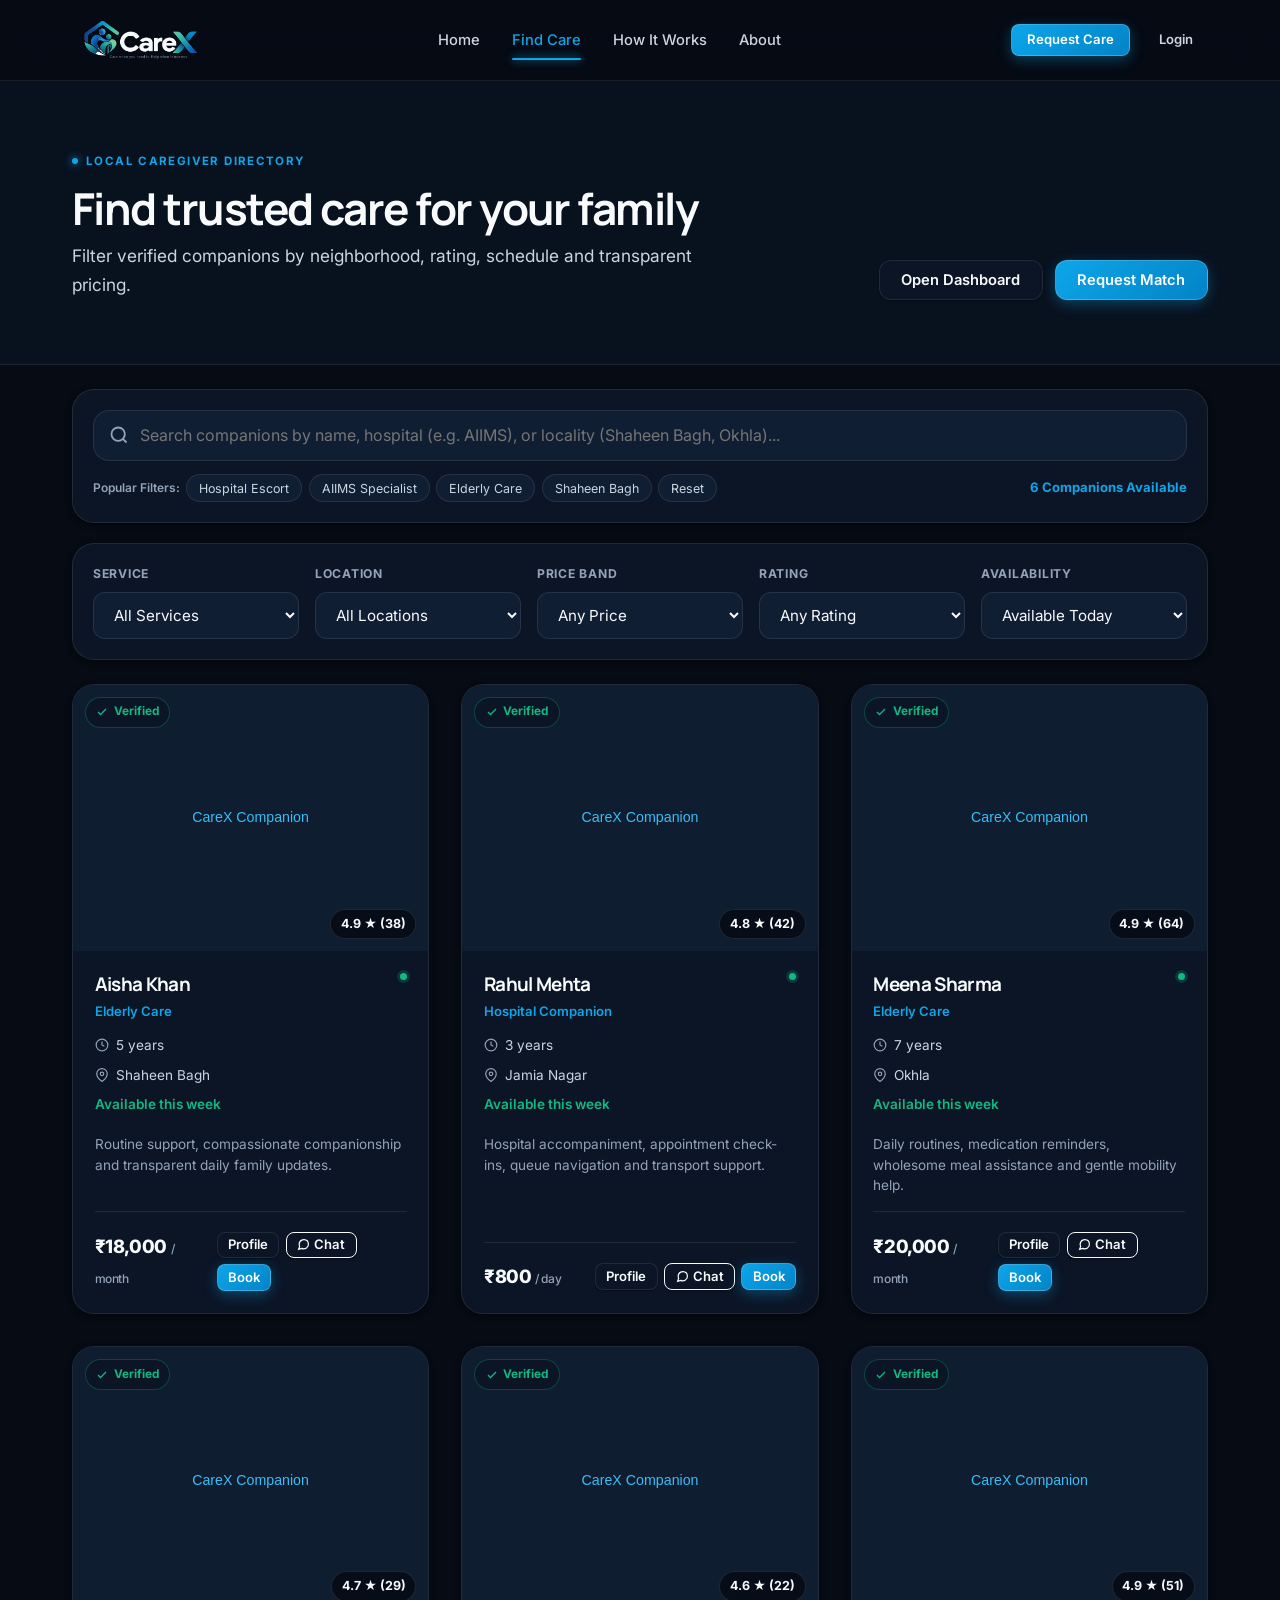
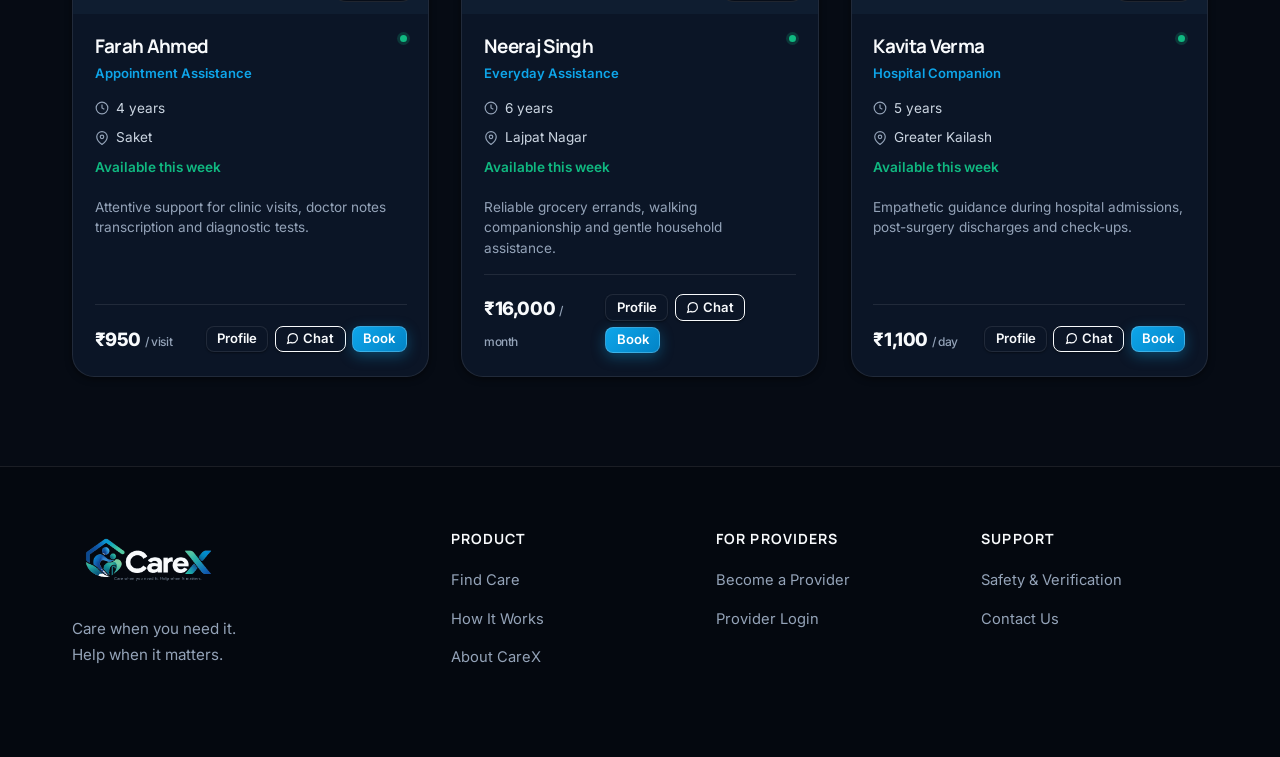
<file: find-care.html>
<!DOCTYPE html>
<html lang="en">
  <head>
    <meta charset="UTF-8" />
    <meta name="viewport" content="width=device-width, initial-scale=1.0, maximum-scale=5.0" />
    <title>Find Care | CareX Marketplace</title>
    <meta
      name="description"
      content="Find verified local caregivers and companions for elderly care and hospital visits."
    />
    <link rel="preconnect" href="https://fonts.googleapis.com" />
    <link rel="preconnect" href="https://fonts.gstatic.com" crossorigin />
    <link
      href="https://fonts.googleapis.com/css2?family=Inter:wght@400;500;600;700&family=Manrope:wght@600;700;800&display=swap"
      rel="stylesheet"
    />
    <link rel="stylesheet" href="css/style.css" />
    <link rel="stylesheet" href="css/responsive.css" />
    <script defer src="js/app.js"></script>
  </head>
  <body>
    <!-- Top Navigation Bar -->
    <header class="header">
      <div class="container navbar">
        <a href="index.html" class="brand" aria-label="CareX Home">
          <img src="assets/carex-logo-dark.png" alt="CareX" class="brand-logo-img" />
        </a>

        <!-- Desktop Navigation -->
        <nav class="nav-links" aria-label="Primary navigation">
          <a href="index.html">Home</a>
          <a href="find-care.html" class="active">Find Care</a>
          <a href="index.html#how-it-works">How It Works</a>
          <a href="about.html">About</a>
        </nav>

        <!-- Navbar Actions -->
        <div class="nav-actions">
          <button class="btn btn-primary btn-sm btn-desktop-only" type="button" data-request-care>Request Care</button>
          <a href="login.html" class="btn btn-ghost btn-sm">Login</a>
          <button class="mobile-toggle" type="button" aria-label="Open menu" data-drawer-open>
            <svg width="22" height="22" viewBox="0 0 24 24" fill="none" stroke="currentColor" stroke-width="2.2">
              <line x1="4" y1="7" x2="20" y2="7"></line>
              <line x1="4" y1="12" x2="20" y2="12"></line>
              <line x1="4" y1="17" x2="20" y2="17"></line>
            </svg>
          </button>
        </div>
      </div>
    </header>

    <main id="main-content">
      <!-- Marketplace Header -->
      <section class="section-sm" style="background:var(--bg-subtle); border-bottom:1px solid var(--border);">
        <div class="container" style="display:flex; align-items:flex-end; justify-content:space-between; flex-wrap:wrap; gap:1.25rem;">
          <div>
            <span class="eyebrow">Local Caregiver Directory</span>
            <h1 class="section-title">Find trusted care for your family</h1>
            <p class="lead-text" style="margin-top:0.5rem;">
              Filter verified companions by neighborhood, rating, schedule and transparent pricing.
            </p>
          </div>
          <div style="display:flex; gap:0.75rem;">
            <a href="customer-dashboard.html" class="btn btn-secondary">Open Dashboard</a>
            <button class="btn btn-primary" type="button" data-request-care>Request Match</button>
          </div>
        </div>
      </section>

      <!-- Live Search & Filter Controls Bar -->
      <section style="padding:1.5rem 0 0.5rem;">
        <div class="container">
          <div style="background:var(--bg-surface); border:1px solid var(--border); border-radius:var(--radius-xl); padding:1.25rem; margin-bottom:1.25rem; box-shadow:var(--shadow-sm);">
            <div style="position:relative;">
              <input
                id="live-search-input"
                type="text"
                placeholder="Search companions by name, hospital (e.g. AIIMS), or locality (Shaheen Bagh, Okhla)..."
                style="width:100%; padding:0.9rem 1rem 0.9rem 2.85rem; background:var(--bg-surface-alt); border:1px solid var(--border); border-radius:var(--radius-lg); color:var(--text-main); font-size:1rem; outline:none;"
              />
              <svg width="20" height="20" viewBox="0 0 24 24" fill="none" stroke="currentColor" stroke-width="2.2" style="position:absolute; left:1rem; top:50%; transform:translateY(-50%); color:var(--text-muted);">
                <circle cx="11" cy="11" r="8"></circle><line x1="21" y1="21" x2="16.65" y2="16.65"></line>
              </svg>
            </div>
            <div style="display:flex; align-items:center; justify-content:space-between; flex-wrap:wrap; gap:0.5rem; margin-top:0.85rem;">
              <div style="display:flex; flex-wrap:wrap; gap:0.4rem; align-items:center;">
                <span style="font-size:0.75rem; color:var(--text-muted); font-weight:600;">Popular Filters:</span>
                <button class="search-tag-chip" type="button" onclick="document.getElementById('live-search-input').value='Hospital'; document.getElementById('live-search-input').dispatchEvent(new Event('input'));">Hospital Escort</button>
                <button class="search-tag-chip" type="button" onclick="document.getElementById('live-search-input').value='AIIMS'; document.getElementById('live-search-input').dispatchEvent(new Event('input'));">AIIMS Specialist</button>
                <button class="search-tag-chip" type="button" onclick="document.getElementById('live-search-input').value='Elderly Care'; document.getElementById('live-search-input').dispatchEvent(new Event('input'));">Elderly Care</button>
                <button class="search-tag-chip" type="button" onclick="document.getElementById('live-search-input').value='Shaheen Bagh'; document.getElementById('live-search-input').dispatchEvent(new Event('input'));">Shaheen Bagh</button>
                <button class="search-tag-chip" type="button" onclick="document.getElementById('live-search-input').value=''; document.getElementById('live-search-input').dispatchEvent(new Event('input'));">Reset</button>
              </div>
              <span id="matched-providers-count" style="font-size:0.82rem; font-weight:700; color:var(--primary);">
                6 Companions Available
              </span>
            </div>
          </div>

          <div class="filter-bar">
            <!-- Service Filter -->
            <div class="field">
              <label for="service">Service</label>
              <select id="service">
                <option value="">All Services</option>
                <option value="Elderly Care">Elderly Care</option>
                <option value="Hospital Companion">Hospital Companion</option>
                <option value="Appointment Assistance">Appointment Assistance</option>
                <option value="Everyday Assistance">Everyday Assistance</option>
              </select>
            </div>

            <!-- Location Filter -->
            <div class="field">
              <label for="location">Location</label>
              <select id="location">
                <option value="">All Locations</option>
                <option value="Shaheen Bagh">Shaheen Bagh</option>
                <option value="Jamia Nagar">Jamia Nagar</option>
                <option value="Okhla">Okhla</option>
                <option value="Saket">Saket</option>
                <option value="Lajpat Nagar">Lajpat Nagar</option>
                <option value="Greater Kailash">Greater Kailash</option>
              </select>
            </div>

            <!-- Price Band Filter -->
            <div class="field">
              <label for="price">Price Band</label>
              <select id="price">
                <option value="Any">Any Price</option>
                <option value="₹10k - ₹15k">₹10,000 – ₹15,000</option>
                <option value="₹15k - ₹20k">₹15,000 – ₹20,000</option>
                <option value="₹20k+">₹20,000+</option>
              </select>
            </div>

            <!-- Rating Filter -->
            <div class="field">
              <label for="rating">Rating</label>
              <select id="rating">
                <option value="0">Any Rating</option>
                <option value="4.5">4.5+ ★</option>
                <option value="4.7">4.7+ ★</option>
                <option value="4.8">4.8+ ★</option>
                <option value="4.9">4.9+ ★</option>
              </select>
            </div>

            <!-- Availability Filter -->
            <div class="field">
              <label for="availability">Availability</label>
              <select id="availability">
                <option value="Available">Available Today</option>
                <option value="Any">Any Schedule</option>
                <option value="Limited">Limited Slots</option>
              </select>
            </div>
          </div>
        </div>
      </section>

      <!-- Provider Grid Listing -->
      <section class="section" style="padding-top:1rem;">
        <div class="container">
          <div class="marketplace-grid" id="providers-container">
            <!-- Provider 1: Aisha Khan -->
            <article class="provider-card">
              <div class="provider-image-holder">
                <img
                  src="https://images.unsplash.com/photo-1573496359142-b8d87734a5a2?auto=format&fit=crop&w=600&q=80"
                  alt="Aisha Khan - Verified Care Provider"
                  loading="lazy"
                  width="400"
                  height="300"
                />
                <div class="provider-badge-verified">
                  <svg width="12" height="12" viewBox="0 0 24 24" fill="none" stroke="currentColor" stroke-width="2.5"><polyline points="20 6 9 17 4 12"></polyline></svg>
                  Verified
                </div>
                <div class="provider-rating-pill">4.9 ★ (38)</div>
              </div>
              <div class="provider-body">
                <div class="provider-header">
                  <h3>Aisha Khan</h3>
                  <span class="status-dot" style="background:var(--success);" title="Available"></span>
                </div>
                <div class="provider-role-label">Elderly Care</div>
                <div class="provider-details-list">
                  <div class="provider-detail-item">
                    <svg width="14" height="14" viewBox="0 0 24 24" fill="none" stroke="currentColor" stroke-width="2"><circle cx="12" cy="12" r="10"></circle><polyline points="12 6 12 12 16 14"></polyline></svg>
                    <span>5 years experience</span>
                  </div>
                  <div class="provider-detail-item">
                    <svg width="14" height="14" viewBox="0 0 24 24" fill="none" stroke="currentColor" stroke-width="2"><path d="M21 10c0 7-9 13-9 13s-9-6-9-13a9 9 0 0 1 18 0z"></path><circle cx="12" cy="10" r="3"></circle></svg>
                    <span>Shaheen Bagh</span>
                  </div>
                  <div class="provider-detail-item">
                    <span style="color:var(--success); font-weight:600;">Available this week</span>
                  </div>
                </div>
                <p style="font-size:0.85rem; color:var(--text-muted); margin-bottom:1rem; line-height:1.5;">
                  Routine support, compassionate companionship and transparent daily family updates.
                </p>
                <div class="provider-footer">
                  <div class="provider-price">
                    ₹18,000 <span>/ month</span>
                  </div>
                  <div style="display:flex; gap:0.5rem;">
                    <a href="provider-profile.html" class="btn btn-secondary btn-sm">Profile</a>
                    <button class="btn btn-primary btn-sm" type="button" data-request-care>Book</button>
                  </div>
                </div>
              </div>
            </article>

            <!-- Provider 2: Rahul Mehta -->
            <article class="provider-card">
              <div class="provider-image-holder">
                <img
                  src="https://images.unsplash.com/photo-1507003211169-0a1dd7228f2d?auto=format&fit=crop&w=600&q=80"
                  alt="Rahul Mehta - Hospital Companion"
                  loading="lazy"
                  width="400"
                  height="300"
                />
                <div class="provider-badge-verified">
                  <svg width="12" height="12" viewBox="0 0 24 24" fill="none" stroke="currentColor" stroke-width="2.5"><polyline points="20 6 9 17 4 12"></polyline></svg>
                  Verified
                </div>
                <div class="provider-rating-pill">4.8 ★ (42)</div>
              </div>
              <div class="provider-body">
                <div class="provider-header">
                  <h3>Rahul Mehta</h3>
                  <span class="status-dot" style="background:var(--success);" title="Available"></span>
                </div>
                <div class="provider-role-label">Hospital Companion</div>
                <div class="provider-details-list">
                  <div class="provider-detail-item">
                    <svg width="14" height="14" viewBox="0 0 24 24" fill="none" stroke="currentColor" stroke-width="2"><circle cx="12" cy="12" r="10"></circle><polyline points="12 6 12 12 16 14"></polyline></svg>
                    <span>3 years experience</span>
                  </div>
                  <div class="provider-detail-item">
                    <svg width="14" height="14" viewBox="0 0 24 24" fill="none" stroke="currentColor" stroke-width="2"><path d="M21 10c0 7-9 13-9 13s-9-6-9-13a9 9 0 0 1 18 0z"></path><circle cx="12" cy="10" r="3"></circle></svg>
                    <span>Jamia Nagar</span>
                  </div>
                  <div class="provider-detail-item">
                    <span style="color:var(--success); font-weight:600;">Available today</span>
                  </div>
                </div>
                <p style="font-size:0.85rem; color:var(--text-muted); margin-bottom:1rem; line-height:1.5;">
                  Hospital accompaniment, appointment check-ins, queue navigation and transport support.
                </p>
                <div class="provider-footer">
                  <div class="provider-price">
                    ₹800 <span>/ day</span>
                  </div>
                  <div style="display:flex; gap:0.5rem;">
                    <a href="provider-profile.html" class="btn btn-secondary btn-sm">Profile</a>
                    <button class="btn btn-primary btn-sm" type="button" data-request-care>Book</button>
                  </div>
                </div>
              </div>
            </article>

            <!-- Provider 3: Meena Sharma -->
            <article class="provider-card">
              <div class="provider-image-holder">
                <img
                  src="https://images.unsplash.com/photo-1580489944761-15a19d654956?auto=format&fit=crop&w=600&q=80"
                  alt="Meena Sharma - Care Provider"
                  loading="lazy"
                  width="400"
                  height="300"
                />
                <div class="provider-badge-verified">
                  <svg width="12" height="12" viewBox="0 0 24 24" fill="none" stroke="currentColor" stroke-width="2.5"><polyline points="20 6 9 17 4 12"></polyline></svg>
                  Verified
                </div>
                <div class="provider-rating-pill">4.9 ★ (64)</div>
              </div>
              <div class="provider-body">
                <div class="provider-header">
                  <h3>Meena Sharma</h3>
                  <span class="status-dot" style="background:var(--text-muted);" title="Not available"></span>
                </div>
                <div class="provider-role-label">Elderly Care</div>
                <div class="provider-details-list">
                  <div class="provider-detail-item">
                    <svg width="14" height="14" viewBox="0 0 24 24" fill="none" stroke="currentColor" stroke-width="2"><circle cx="12" cy="12" r="10"></circle><polyline points="12 6 12 12 16 14"></polyline></svg>
                    <span>7 years experience</span>
                  </div>
                  <div class="provider-detail-item">
                    <svg width="14" height="14" viewBox="0 0 24 24" fill="none" stroke="currentColor" stroke-width="2"><path d="M21 10c0 7-9 13-9 13s-9-6-9-13a9 9 0 0 1 18 0z"></path><circle cx="12" cy="10" r="3"></circle></svg>
                    <span>Okhla</span>
                  </div>
                  <div class="provider-detail-item">
                    <span style="color:var(--text-muted); font-weight:600;">Not available currently</span>
                  </div>
                </div>
                <p style="font-size:0.85rem; color:var(--text-muted); margin-bottom:1rem; line-height:1.5;">
                  Daily routines, medication reminders, wholesome meal assistance and gentle mobility help.
                </p>
                <div class="provider-footer">
                  <div class="provider-price">
                    ₹20,000 <span>/ month</span>
                  </div>
                  <div style="display:flex; gap:0.5rem;">
                    <a href="provider-profile.html" class="btn btn-secondary btn-sm">Profile</a>
                    <button class="btn btn-secondary btn-sm" type="button" disabled style="opacity:0.6;">Booked</button>
                  </div>
                </div>
              </div>
            </article>

            <!-- Provider 4: Farah Ahmed -->
            <article class="provider-card">
              <div class="provider-image-holder">
                <img
                  src="https://images.unsplash.com/photo-1567532939604-b6b5b0db2604?auto=format&fit=crop&w=600&q=80"
                  alt="Farah Ahmed - Appointment Assistance"
                  loading="lazy"
                  width="400"
                  height="300"
                />
                <div class="provider-badge-verified">
                  <svg width="12" height="12" viewBox="0 0 24 24" fill="none" stroke="currentColor" stroke-width="2.5"><polyline points="20 6 9 17 4 12"></polyline></svg>
                  Verified
                </div>
                <div class="provider-rating-pill">4.7 ★ (29)</div>
              </div>
              <div class="provider-body">
                <div class="provider-header">
                  <h3>Farah Ahmed</h3>
                  <span class="status-dot" style="background:var(--success);" title="Available"></span>
                </div>
                <div class="provider-role-label">Appointment Assistance</div>
                <div class="provider-details-list">
                  <div class="provider-detail-item">
                    <svg width="14" height="14" viewBox="0 0 24 24" fill="none" stroke="currentColor" stroke-width="2"><circle cx="12" cy="12" r="10"></circle><polyline points="12 6 12 12 16 14"></polyline></svg>
                    <span>4 years experience</span>
                  </div>
                  <div class="provider-detail-item">
                    <svg width="14" height="14" viewBox="0 0 24 24" fill="none" stroke="currentColor" stroke-width="2"><path d="M21 10c0 7-9 13-9 13s-9-6-9-13a9 9 0 0 1 18 0z"></path><circle cx="12" cy="10" r="3"></circle></svg>
                    <span>Saket</span>
                  </div>
                  <div class="provider-detail-item">
                    <span style="color:var(--success); font-weight:600;">Available tomorrow</span>
                  </div>
                </div>
                <p style="font-size:0.85rem; color:var(--text-muted); margin-bottom:1rem; line-height:1.5;">
                  Calm clinic visit support, doctor notes organization, and prescription collection.
                </p>
                <div class="provider-footer">
                  <div class="provider-price">
                    ₹950 <span>/ visit</span>
                  </div>
                  <div style="display:flex; gap:0.5rem;">
                    <a href="provider-profile.html" class="btn btn-secondary btn-sm">Profile</a>
                    <button class="btn btn-primary btn-sm" type="button" data-request-care>Book</button>
                  </div>
                </div>
              </div>
            </article>

            <!-- Provider 5: Neeraj Singh -->
            <article class="provider-card">
              <div class="provider-image-holder">
                <img
                  src="https://images.unsplash.com/photo-1500648767791-00dcc994a43e?auto=format&fit=crop&w=600&q=80"
                  alt="Neeraj Singh - Care Provider"
                  loading="lazy"
                  width="400"
                  height="300"
                />
                <div class="provider-badge-verified">
                  <svg width="12" height="12" viewBox="0 0 24 24" fill="none" stroke="currentColor" stroke-width="2.5"><polyline points="20 6 9 17 4 12"></polyline></svg>
                  Verified
                </div>
                <div class="provider-rating-pill">4.6 ★ (22)</div>
              </div>
              <div class="provider-body">
                <div class="provider-header">
                  <h3>Neeraj Singh</h3>
                  <span class="status-dot" style="background:var(--success);" title="Available"></span>
                </div>
                <div class="provider-role-label">Everyday Assistance</div>
                <div class="provider-details-list">
                  <div class="provider-detail-item">
                    <svg width="14" height="14" viewBox="0 0 24 24" fill="none" stroke="currentColor" stroke-width="2"><circle cx="12" cy="12" r="10"></circle><polyline points="12 6 12 12 16 14"></polyline></svg>
                    <span>6 years experience</span>
                  </div>
                  <div class="provider-detail-item">
                    <svg width="14" height="14" viewBox="0 0 24 24" fill="none" stroke="currentColor" stroke-width="2"><path d="M21 10c0 7-9 13-9 13s-9-6-9-13a9 9 0 0 1 18 0z"></path><circle cx="12" cy="10" r="3"></circle></svg>
                    <span>Lajpat Nagar</span>
                  </div>
                  <div class="provider-detail-item">
                    <span style="color:var(--success); font-weight:600;">Available weekdays</span>
                  </div>
                </div>
                <p style="font-size:0.85rem; color:var(--text-muted); margin-bottom:1rem; line-height:1.5;">
                  Reliable grocery errands, walking companionship and gentle household assistance.
                </p>
                <div class="provider-footer">
                  <div class="provider-price">
                    ₹16,000 <span>/ month</span>
                  </div>
                  <div style="display:flex; gap:0.5rem;">
                    <a href="provider-profile.html" class="btn btn-secondary btn-sm">Profile</a>
                    <button class="btn btn-primary btn-sm" type="button" data-request-care>Book</button>
                  </div>
                </div>
              </div>
            </article>

            <!-- Provider 6: Kavita Verma -->
            <article class="provider-card">
              <div class="provider-image-holder">
                <img
                  src="https://images.unsplash.com/photo-1544005313-94ddf0286df2?auto=format&fit=crop&w=600&q=80"
                  alt="Kavita Verma - Hospital Companion"
                  loading="lazy"
                  width="400"
                  height="300"
                />
                <div class="provider-badge-verified">
                  <svg width="12" height="12" viewBox="0 0 24 24" fill="none" stroke="currentColor" stroke-width="2.5"><polyline points="20 6 9 17 4 12"></polyline></svg>
                  Verified
                </div>
                <div class="provider-rating-pill">4.9 ★ (51)</div>
              </div>
              <div class="provider-body">
                <div class="provider-header">
                  <h3>Kavita Verma</h3>
                  <span class="status-dot" style="background:var(--success);" title="Available"></span>
                </div>
                <div class="provider-role-label">Hospital Companion</div>
                <div class="provider-details-list">
                  <div class="provider-detail-item">
                    <svg width="14" height="14" viewBox="0 0 24 24" fill="none" stroke="currentColor" stroke-width="2"><circle cx="12" cy="12" r="10"></circle><polyline points="12 6 12 12 16 14"></polyline></svg>
                    <span>5 years experience</span>
                  </div>
                  <div class="provider-detail-item">
                    <svg width="14" height="14" viewBox="0 0 24 24" fill="none" stroke="currentColor" stroke-width="2"><path d="M21 10c0 7-9 13-9 13s-9-6-9-13a9 9 0 0 1 18 0z"></path><circle cx="12" cy="10" r="3"></circle></svg>
                    <span>Greater Kailash</span>
                  </div>
                  <div class="provider-detail-item">
                    <span style="color:var(--success); font-weight:600;">Available this week</span>
                  </div>
                </div>
                <p style="font-size:0.85rem; color:var(--text-muted); margin-bottom:1rem; line-height:1.5;">
                  Empathetic guidance during hospital admissions, diagnostics and patient check-ins.
                </p>
                <div class="provider-footer">
                  <div class="provider-price">
                    ₹1,100 <span>/ day</span>
                  </div>
                  <div style="display:flex; gap:0.5rem;">
                    <a href="provider-profile.html" class="btn btn-secondary btn-sm">Profile</a>
                    <button class="btn btn-primary btn-sm" type="button" data-request-care>Book</button>
                  </div>
                </div>
              </div>
            </article>
          </div>
        </div>
      </section>
    </main>

    <!-- FOOTER -->
    <footer class="footer">
      <div class="container">
        <div class="footer-top">
          <div>
            <a href="index.html" class="brand" aria-label="CareX Home">
              <img src="assets/carex-logo-dark.png" alt="CareX" class="footer-logo-img" />
            </a>
            <p class="footer-tagline">
              Care when you need it.<br />Help when it matters.
            </p>
          </div>

          <div class="footer-col">
            <h4>Product</h4>
            <ul class="footer-links">
              <li><a href="find-care.html">Find Care</a></li>
              <li><a href="index.html#how-it-works">How It Works</a></li>
              <li><a href="about.html">About CareX</a></li>
            </ul>
          </div>

          <div class="footer-col">
            <h4>For Providers</h4>
            <ul class="footer-links">
              <li><a href="register.html">Become a Provider</a></li>
              <li><a href="login.html">Provider Login</a></li>
            </ul>
          </div>

          <div class="footer-col">
            <h4>Support</h4>
            <ul class="footer-links">
              <li><a href="#" data-safety-info>Safety & Verification</a></li>
              <li><a href="about.html">Contact Us</a></li>
            </ul>
          </div>
        </div>

    <!-- Dynamic Marketplace Hydration Script -->
    <script>
      document.addEventListener('DOMContentLoaded', () => {
        const container = document.getElementById('providers-container');
        if (!container) return;

        const renderDirectory = () => {
          const providers = window.getCarexProviders ? window.getCarexProviders() : [];
          if (!providers.length) return;

          container.innerHTML = providers.map((p) => `
            <article class="provider-card" data-provider-id="${p.id}">
              <div class="provider-image-holder">
                <img
                  src="${p.image}"
                  alt="${p.name} - Care Provider"
                  loading="lazy"
                  width="400"
                  height="300"
                />
                <div class="provider-badge-verified">
                  <svg width="12" height="12" viewBox="0 0 24 24" fill="none" stroke="currentColor" stroke-width="2.5"><polyline points="20 6 9 17 4 12"></polyline></svg>
                  Verified
                </div>
                <div class="provider-rating-pill">${p.rating} ★ (${p.reviewsCount || 40})</div>
              </div>
              <div class="provider-body">
                <div class="provider-header">
                  <h3>${p.name}</h3>
                  <span class="status-dot" style="background:${p.available !== false ? 'var(--success)' : 'var(--text-muted)'};" title="${p.available !== false ? 'Available' : 'Offline'}"></span>
                </div>
                <div class="provider-role-label">${p.service}</div>
                <div class="provider-details-list">
                  <div class="provider-detail-item">
                    <svg width="14" height="14" viewBox="0 0 24 24" fill="none" stroke="currentColor" stroke-width="2"><circle cx="12" cy="12" r="10"></circle><polyline points="12 6 12 12 16 14"></polyline></svg>
                    <span>${p.experience}</span>
                  </div>
                  <div class="provider-detail-item">
                    <svg width="14" height="14" viewBox="0 0 24 24" fill="none" stroke="currentColor" stroke-width="2"><path d="M21 10c0 7-9 13-9 13s-9-6-9-13a9 9 0 0 1 18 0z"></path><circle cx="12" cy="10" r="3"></circle></svg>
                    <span>${p.location}</span>
                  </div>
                  <div class="provider-detail-item">
                    <span style="color:var(--success); font-weight:600;">${p.available !== false ? 'Available this week' : 'Limited availability'}</span>
                  </div>
                </div>
                <p style="font-size:0.85rem; color:var(--text-muted); margin-bottom:1rem; line-height:1.5;">
                  ${p.copy || p.bio || 'Compassionate care companion and local escort.'}
                </p>
                <div class="provider-footer">
                  <div class="provider-price">
                    ₹${Number(p.price).toLocaleString()} <span>/ ${p.unit}</span>
                  </div>
                  <div style="display:flex; gap:0.4rem; flex-wrap:wrap;">
                    <a href="provider-profile.html?id=${encodeURIComponent(p.id)}" class="btn btn-secondary btn-sm" style="padding:0.35rem 0.65rem;">Profile</a>
                    <button class="btn btn-secondary btn-sm" type="button" onclick="window.openProviderChat('${p.id}')" style="display:flex; align-items:center; gap:0.25rem; padding:0.35rem 0.65rem; border-color:var(--whatsapp-border); color:var(--whatsapp-accent);">
                      <svg width="13" height="13" viewBox="0 0 24 24" fill="none" stroke="currentColor" stroke-width="2.2"><path d="M21 11.5a8.38 8.38 0 0 1-.9 3.8 8.5 8.5 0 0 1-7.6 4.7 8.38 8.38 0 0 1-3.8-.9L3 21l1.9-5.7a8.38 8.38 0 0 1-.9-3.8 8.5 8.5 0 0 1 4.7-7.6 8.38 8.38 0 0 1 3.8-.9h.5a8.48 8.48 0 0 1 8 8v.5z"></path></svg>
                      Chat
                    </button>
                    <button class="btn btn-primary btn-sm" type="button" data-request-care style="padding:0.35rem 0.65rem;">Book</button>
                  </div>
                </div>
              </div>
            </article>
          `).join('');

          // Update count
          const countBadge = document.getElementById('matched-providers-count');
          if (countBadge) countBadge.textContent = `${providers.length} Companions Available`;
        };

        renderDirectory();
      });
    </script>
  </body>
</html>
</file>
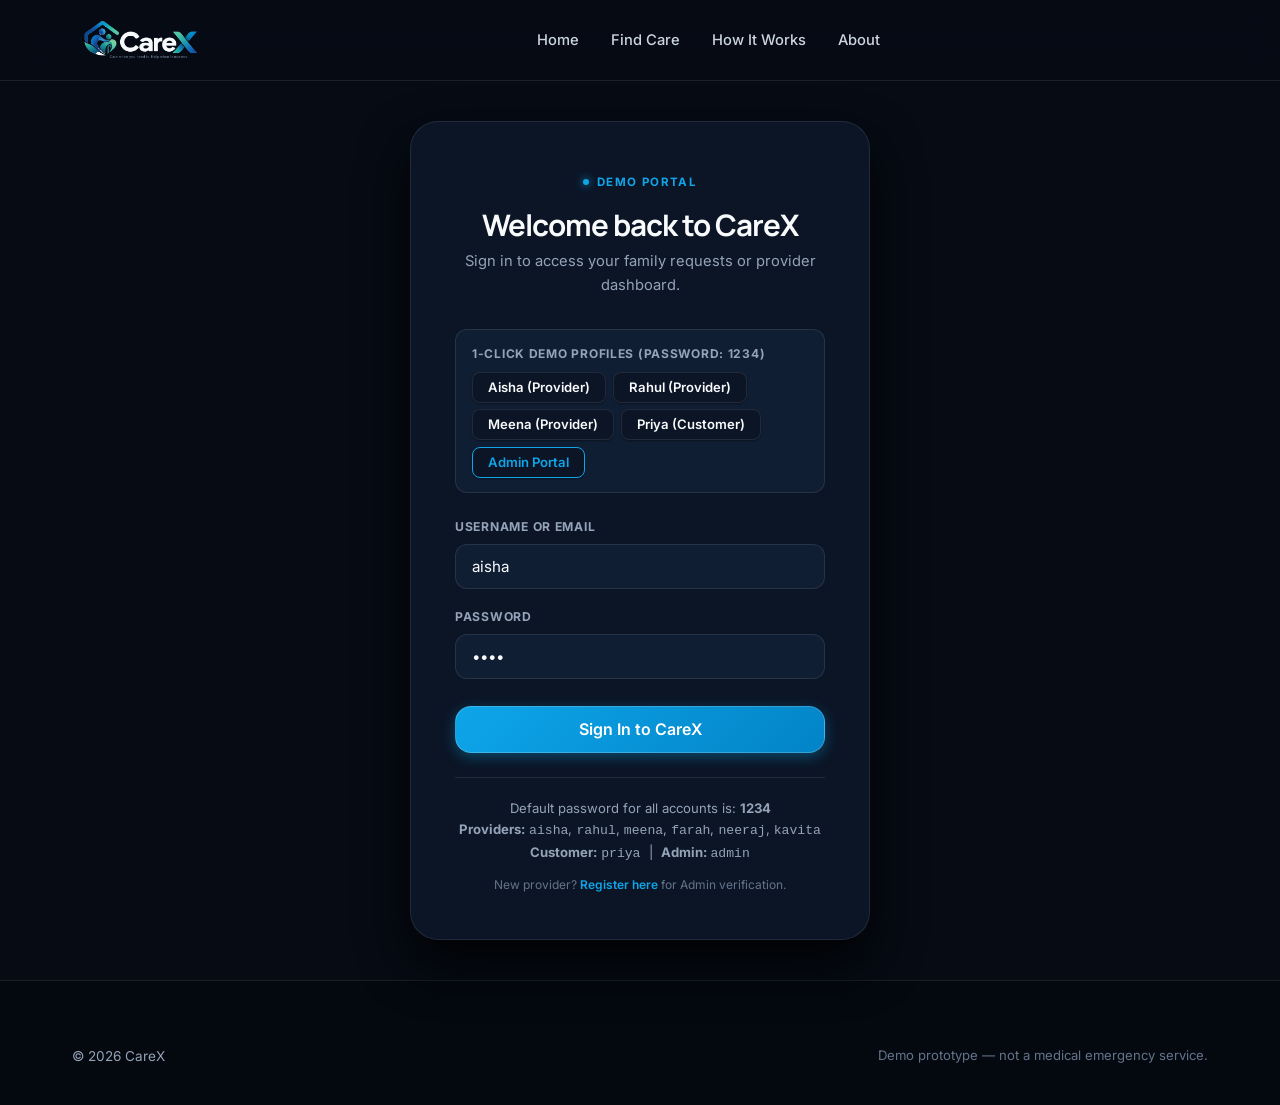
<file: login.html>
<!DOCTYPE html>
<html lang="en">
  <head>
    <meta charset="UTF-8" />
    <meta name="viewport" content="width=device-width, initial-scale=1.0, maximum-scale=5.0" />
    <title>Login | CareX</title>
    <meta name="description" content="Sign in to your CareX account to access your family care bookings or provider portal." />
    <link rel="preconnect" href="https://fonts.googleapis.com" />
    <link rel="preconnect" href="https://fonts.gstatic.com" crossorigin />
    <link
      href="https://fonts.googleapis.com/css2?family=Inter:wght@400;500;600;700&family=Manrope:wght@600;700;800&display=swap"
      rel="stylesheet"
    />
    <link rel="stylesheet" href="css/style.css" />
    <link rel="stylesheet" href="css/responsive.css" />
    <script defer src="js/app.js"></script>
  </head>
  <body>
    <!-- Top Navigation Bar -->
    <header class="header">
      <div class="container navbar">
        <a href="index.html" class="brand" aria-label="CareX Home">
          <img src="assets/carex-logo-dark.png" alt="CareX" class="brand-logo-img" />
        </a>

        <!-- Desktop Navigation -->
        <nav class="nav-links" aria-label="Primary navigation">
          <a href="index.html">Home</a>
          <a href="find-care.html">Find Care</a>
          <a href="index.html#how-it-works">How It Works</a>
          <a href="about.html">About</a>
        </nav>

        <!-- Navbar Actions -->
        <div class="nav-actions">
          <button class="mobile-toggle" type="button" aria-label="Open menu" data-drawer-open>
            <svg width="22" height="22" viewBox="0 0 24 24" fill="none" stroke="currentColor" stroke-width="2.2">
              <line x1="4" y1="7" x2="20" y2="7"></line>
              <line x1="4" y1="12" x2="20" y2="12"></line>
              <line x1="4" y1="17" x2="20" y2="17"></line>
            </svg>
          </button>
        </div>
      </div>
    </header>

    <main class="section" style="display:grid; place-items:center; min-height:calc(100vh - 180px); padding:2.5rem 1rem;">
      <div class="modal-panel" style="width:min(460px, 100%); padding:clamp(2rem, 5vw, 2.75rem); box-shadow:var(--shadow-xl); border-radius:var(--radius-2xl);">
        <div style="text-align:center; margin-bottom:2rem;">
          <span class="eyebrow" style="justify-content:center;">Demo Portal</span>
          <h1 style="font-size:1.85rem; margin-top:0.25rem;">Welcome back to CareX</h1>
          <p class="text-muted" style="font-size:0.92rem; margin-top:0.4rem;">
            Sign in to access your family requests or provider dashboard.
          </p>
        </div>

        <!-- 1-Click Fast Demo Fillers -->
        <div style="background:var(--bg-surface-alt); border:1px solid var(--border); border-radius:var(--radius-md); padding:0.85rem 1rem; margin-bottom:1.5rem;">
          <span style="display:block; font-size:0.75rem; text-transform:uppercase; font-weight:700; color:var(--text-muted); letter-spacing:0.06em; margin-bottom:0.5rem;">
            1-Click Demo Profiles (Password: 1234)
          </span>
          <div style="display:flex; flex-wrap:wrap; gap:0.4rem;">
            <button class="btn btn-secondary btn-sm" type="button" data-quick-login="aisha">Aisha (Provider)</button>
            <button class="btn btn-secondary btn-sm" type="button" data-quick-login="rahul">Rahul (Provider)</button>
            <button class="btn btn-secondary btn-sm" type="button" data-quick-login="meena">Meena (Provider)</button>
            <button class="btn btn-secondary btn-sm" type="button" data-quick-login="customer">Priya (Customer)</button>
            <button class="btn btn-secondary btn-sm" type="button" data-quick-login="admin" style="border-color:var(--primary); color:var(--primary);">Admin Portal</button>
          </div>
        </div>

        <!-- Standard Login Form -->
        <form id="demo-login-form">
          <div style="display:flex; flex-direction:column; gap:1.15rem;">
            <div class="field">
              <label for="login-email">Username or Email</label>
              <input id="login-email" type="text" placeholder="Enter username (e.g. aisha, rahul, priya, admin)" required value="aisha" />
            </div>

            <div class="field">
              <label for="login-password">Password</label>
              <input id="login-password" type="password" placeholder="1234" required value="1234" />
            </div>

            <button class="btn btn-primary btn-lg w-full" type="submit" style="margin-top:0.5rem;">
              Sign In to CareX
            </button>
          </div>
        </form>

        <div style="margin-top:1.5rem; padding-top:1.25rem; border-top:1px solid var(--border); text-align:center;">
          <p style="font-size:0.82rem; color:var(--text-muted);">
            Default password for all accounts is: <strong>1234</strong><br />
            <strong>Providers:</strong> <code>aisha</code>, <code>rahul</code>, <code>meena</code>, <code>farah</code>, <code>neeraj</code>, <code>kavita</code><br />
            <strong>Customer:</strong> <code>priya</code> &nbsp;|&nbsp; <strong>Admin:</strong> <code>admin</code>
          </p>
          <p style="font-size:0.75rem; color:var(--text-subtle); margin-top:0.65rem;">
            New provider? <a href="register.html" style="color:var(--primary); font-weight:600;">Register here</a> for Admin verification.
          </p>
        </div>
      </div>
    </main>

    <!-- FOOTER -->
    <footer class="footer">
      <div class="container">
        <div class="footer-bottom" style="border:none; padding:0;">
          <p>© <span id="year">2026</span> CareX</p>
          <p class="footer-disclaimer">Demo prototype — not a medical emergency service.</p>
        </div>
      </div>
    </footer>
  </body>
</html>
</file>
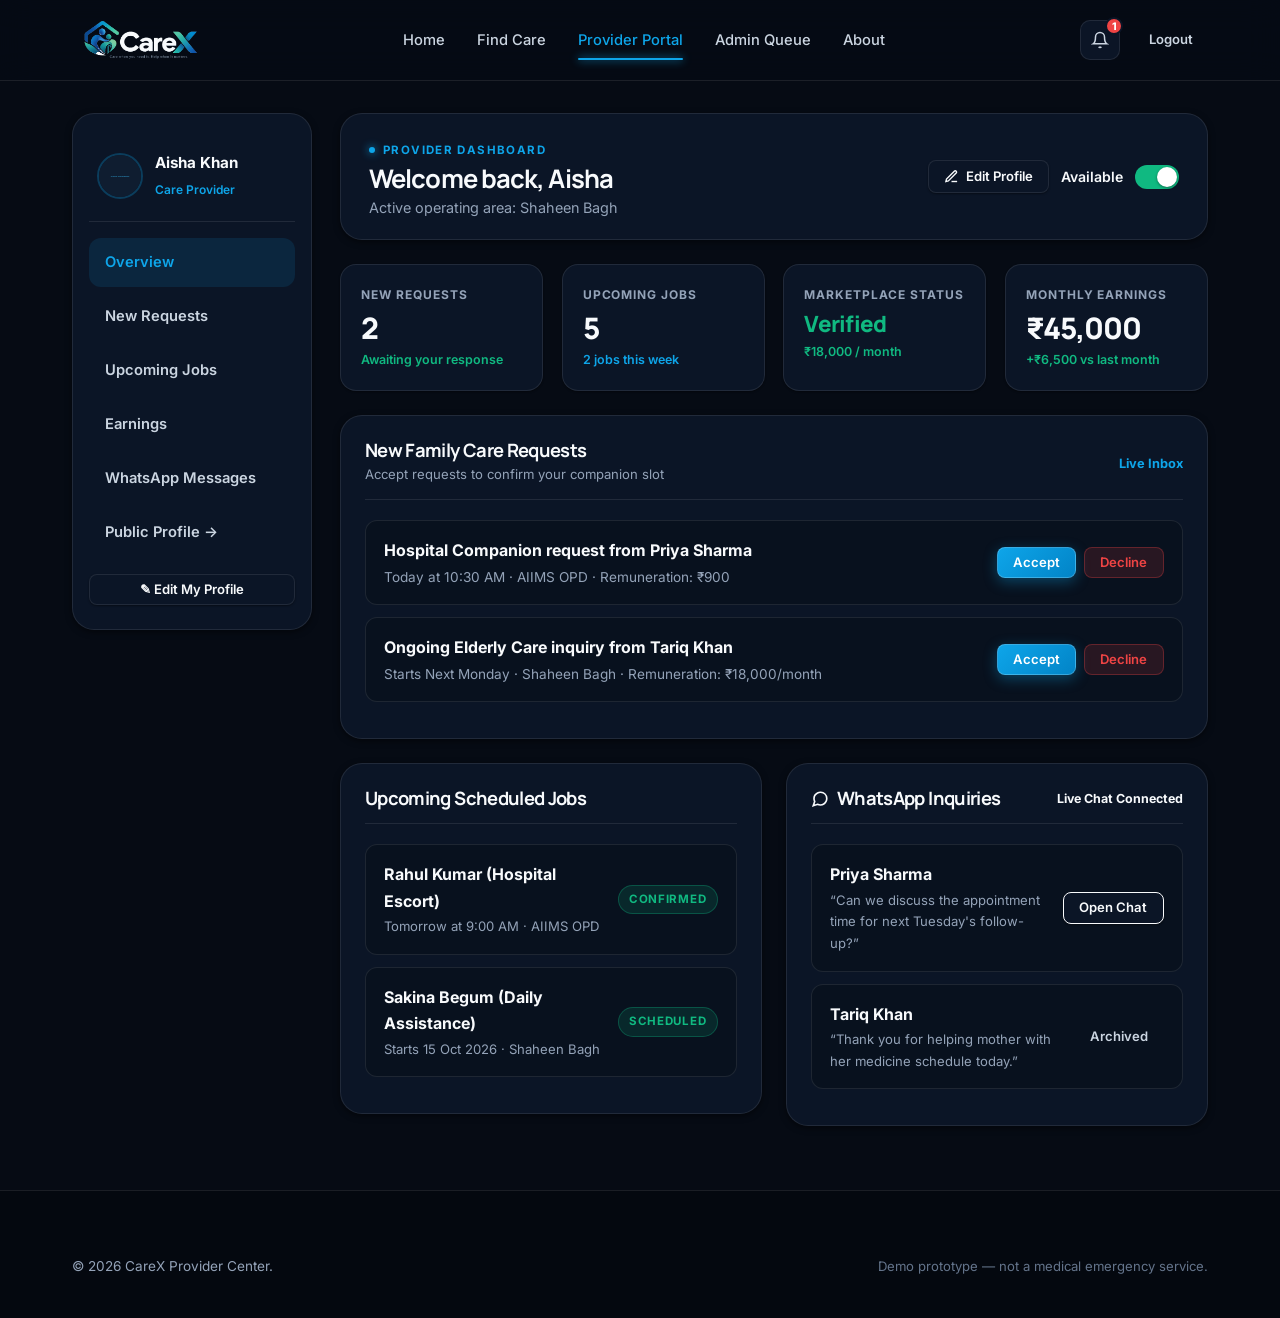
<file: provider-dashboard.html>
<!DOCTYPE html>
<html lang="en">
  <head>
    <meta charset="UTF-8" />
    <meta name="viewport" content="width=device-width, initial-scale=1.0, maximum-scale=5.0" />
    <title>Provider Dashboard | CareX</title>
    <meta name="description" content="Manage your incoming care requests, upcoming companion jobs, schedule and earnings." />
    <link rel="preconnect" href="https://fonts.googleapis.com" />
    <link rel="preconnect" href="https://fonts.gstatic.com" crossorigin />
    <link
      href="https://fonts.googleapis.com/css2?family=Inter:wght@400;500;600;700&family=Manrope:wght@600;700;800&display=swap"
      rel="stylesheet"
    />
    <link rel="stylesheet" href="css/style.css" />
    <link rel="stylesheet" href="css/responsive.css" />
    <script defer src="js/app.js"></script>
    <script defer src="js/provider.js"></script>
  </head>
  <body>
    <!-- Top Navigation Bar -->
    <header class="header">
      <div class="container navbar">
        <a href="index.html" class="brand" aria-label="CareX Home">
          <img src="assets/carex-logo-dark.png" alt="CareX" class="brand-logo-img" />
        </a>

        <!-- Desktop Navigation -->
        <nav class="nav-links" aria-label="Primary navigation">
          <a href="index.html">Home</a>
          <a href="find-care.html">Find Care</a>
          <a href="provider-dashboard.html" class="active">Provider Portal</a>
          <a href="admin.html">Admin Queue</a>
          <a href="about.html">About</a>
        </nav>

        <!-- Navbar Actions -->
        <div class="nav-actions">
          <!-- Notification Bell with Unread Badge -->
          <div class="notification-bell-wrap">
            <button class="notification-bell-btn" type="button" aria-label="View notifications" data-notification-toggle>
              <svg width="18" height="18" viewBox="0 0 24 24" fill="none" stroke="currentColor" stroke-width="2">
                <path d="M18 8A6 6 0 0 0 6 8c0 7-3 9-3 9h18s-3-2-3-9"></path>
                <path d="M13.73 21a2 2 0 0 1-3.46 0"></path>
              </svg>
              <span class="bell-badge">1</span>
            </button>

            <!-- Notification Popover -->
            <div class="notification-popover" role="dialog" aria-label="Notifications list">
              <div class="notification-popover-header">
                <strong style="font-size:0.95rem;">Care Notifications</strong>
                <span style="font-size:0.75rem; color:var(--primary); font-weight:700;">1 New Request</span>
              </div>
              <div class="popover-notif-item">
                <strong>New booking request</strong>
                <p>Priya Sharma requested hospital companion assistance for today at 10:30 AM.</p>
                <div class="popover-notif-actions">
                  <button class="btn btn-primary btn-sm" type="button" onclick="window.showToast('Request accepted.'); this.closest('.popover-notif-item').remove();">Accept</button>
                  <button class="btn btn-secondary btn-sm" type="button" onclick="this.closest('.popover-notif-item').remove();">View</button>
                </div>
              </div>
            </div>
          </div>

          <a href="login.html" class="btn btn-ghost btn-sm" onclick="localStorage.removeItem('carex-auth');">Logout</a>

          <button class="mobile-toggle" type="button" aria-label="Open menu" data-drawer-open>
            <svg width="22" height="22" viewBox="0 0 24 24" fill="none" stroke="currentColor" stroke-width="2.2">
              <line x1="4" y1="7" x2="20" y2="7"></line>
              <line x1="4" y1="12" x2="20" y2="12"></line>
              <line x1="4" y1="17" x2="20" y2="17"></line>
            </svg>
          </button>
        </div>
      </div>
    </header>

    <main class="container dashboard-shell" id="main-content">
      <!-- Clean & Compact Sidebar -->
      <aside class="dashboard-sidebar">
        <!-- Provider Info Chip in Sidebar -->
        <div style="display:flex; align-items:center; gap:0.75rem; padding:0.75rem 0.5rem 1.25rem; border-bottom:1px solid var(--border); margin-bottom:1rem;">
          <img id="sidebar-provider-avatar" src="https://images.unsplash.com/photo-1573496359142-b8d87734a5a2?auto=format&fit=crop&w=200&q=80" alt="Avatar" style="width:46px; height:46px; border-radius:50%; object-fit:cover; border:2px solid var(--primary-border);" />
          <div style="overflow:hidden;">
            <strong style="display:block; font-size:0.95rem; color:var(--text-main); white-space:nowrap; text-overflow:ellipsis; overflow:hidden;" id="sidebar-provider-name">Aisha Khan</strong>
            <span style="font-size:0.75rem; color:var(--primary); font-weight:600;" id="sidebar-provider-role">Care Provider</span>
          </div>
        </div>

        <ul class="sidebar-menu">
          <li><a href="#" class="sidebar-link active">Overview</a></li>
          <li><a href="#new-requests" class="sidebar-link">New Requests</a></li>
          <li><a href="#upcoming-jobs" class="sidebar-link">Upcoming Jobs</a></li>
          <li><a href="#earnings" class="sidebar-link">Earnings</a></li>
          <li><a href="#provider-messages" class="sidebar-link">WhatsApp Messages</a></li>
          <li><a href="#" id="sidebar-public-profile-link" class="sidebar-link">Public Profile &rarr;</a></li>
          <li><button type="button" class="btn btn-secondary btn-sm w-full" id="sidebar-edit-profile-btn" style="margin-top:0.75rem; justify-content:center;">✎ Edit My Profile</button></li>
        </ul>
      </aside>

      <!-- Main Dashboard Panel -->
      <div class="dashboard-main-area">
        <!-- Topbar: Welcome, Actions & Availability Toggle -->
        <div class="dashboard-topbar">
          <div>
            <span class="eyebrow" style="margin-bottom:0.25rem;">Provider Dashboard</span>
            <h1 style="font-size:1.6rem; margin:0;" id="provider-welcome-heading">Welcome back, Aisha</h1>
            <p class="text-muted" style="font-size:0.9rem; margin-top:2px;" id="provider-location-sub">
              Active operating area: Shaheen Bagh & Jamia Nagar
            </p>
          </div>

          <div style="display:flex; align-items:center; gap:0.75rem; flex-wrap:wrap;">
            <!-- Edit Profile Button -->
            <button class="btn btn-secondary btn-sm" type="button" id="topbar-edit-profile-btn" style="display:flex; align-items:center; gap:0.4rem;">
              <svg width="15" height="15" viewBox="0 0 24 24" fill="none" stroke="currentColor" stroke-width="2.2"><path d="M12 20h9"></path><path d="M16.5 3.5a2.121 2.121 0 0 1 3 3L7 19l-4 1 1-4L16.5 3.5z"></path></svg>
              Edit Profile
            </button>

            <!-- Availability Switch Component -->
            <label class="availability-switch" title="Toggle your booking availability">
              <span class="availability-status-text" style="font-size:0.88rem; font-weight:600;">Available</span>
              <input type="checkbox" checked data-provider-availability style="display:none;" />
              <span class="switch-track">
                <span class="switch-thumb"></span>
              </span>
            </label>
          </div>
        </div>

        <!-- Provider Metrics Strip -->
        <div class="stat-cards-grid">
          <div class="stat-metric-card">
            <span class="stat-label">New Requests</span>
            <span class="stat-value" id="metric-requests-count">2</span>
            <span class="stat-change">Awaiting your response</span>
          </div>

          <div class="stat-metric-card">
            <span class="stat-label">Upcoming Jobs</span>
            <span class="stat-value">5</span>
            <span class="stat-change" style="color:var(--primary);">2 jobs this week</span>
          </div>

          <div class="stat-metric-card">
            <span class="stat-label">Marketplace Status</span>
            <span class="stat-value" style="font-size:1.4rem; color:var(--success);">Verified</span>
            <span class="stat-change" id="metric-rate-sub">₹18,000 / month</span>
          </div>

          <div class="stat-metric-card" id="earnings">
            <span class="stat-label">Monthly Earnings</span>
            <span class="stat-value" id="metric-earnings-val">₹48,000</span>
            <span class="stat-change">+₹6,500 vs last month</span>
          </div>
        </div>

        <!-- New Care Requests (Interactive component) -->
        <div class="dashboard-block" id="new-requests">
          <div class="dashboard-block-header">
            <div>
              <h3 style="font-size:1.15rem; margin:0;">New Family Care Requests</h3>
              <p class="text-muted" style="font-size:0.82rem; margin-top:2px;">Accept requests to confirm your companion slot</p>
            </div>
            <span style="font-size:0.8rem; color:var(--primary); font-weight:700;">Live Inbox</span>
          </div>
          <div data-provider-requests>
            <!-- Injected by provider.js with Accept / Decline handlers -->
          </div>
        </div>

        <!-- Two Columns: Upcoming Jobs & WhatsApp Inquiries -->
        <div class="grid-2" style="gap:1.5rem; align-items:start;">
          <!-- Upcoming Jobs List -->
          <div class="dashboard-block" id="upcoming-jobs">
            <div class="dashboard-block-header">
              <h3 style="font-size:1.15rem;">Upcoming Scheduled Jobs</h3>
            </div>
            <div class="item-row">
              <div>
                <strong>Rahul Kumar (Hospital Escort)</strong>
                <p class="text-muted" style="font-size:0.82rem; margin-top:2px;">Tomorrow at 9:00 AM · AIIMS OPD</p>
              </div>
              <span class="status-chip status-CONFIRMED">Confirmed</span>
            </div>

            <div class="item-row">
              <div>
                <strong>Sakina Begum (Daily Assistance)</strong>
                <p class="text-muted" style="font-size:0.82rem; margin-top:2px;">Starts 15 Oct 2026 · Shaheen Bagh</p>
              </div>
              <span class="status-chip status-ACCEPTED">Scheduled</span>
            </div>
          </div>

          <!-- WhatsApp Messages List -->
          <div class="dashboard-block" id="provider-messages">
            <div class="dashboard-block-header">
              <div style="display:flex; align-items:center; gap:0.5rem;">
                <svg width="18" height="18" viewBox="0 0 24 24" fill="none" stroke="currentColor" stroke-width="2.2" style="color:var(--whatsapp-accent);"><path d="M21 11.5a8.38 8.38 0 0 1-.9 3.8 8.5 8.5 0 0 1-7.6 4.7 8.38 8.38 0 0 1-3.8-.9L3 21l1.9-5.7a8.38 8.38 0 0 1-.9-3.8 8.5 8.5 0 0 1 4.7-7.6 8.38 8.38 0 0 1 3.8-.9h.5a8.48 8.48 0 0 1 8 8v.5z"></path></svg>
                <h3 style="font-size:1.15rem; margin:0;">WhatsApp Inquiries</h3>
              </div>
              <span style="font-size:0.78rem; color:var(--whatsapp-accent); font-weight:700;">Live Chat Connected</span>
            </div>

            <div class="item-row message-item">
              <div>
                <strong>Priya Sharma</strong>
                <p class="text-muted" style="font-size:0.82rem; margin-top:2px;">
                  “Can we discuss the appointment time for next Tuesday's follow-up?”
                </p>
              </div>
              <button class="btn btn-secondary btn-sm" type="button" id="provider-chat-trigger-btn" style="border-color:var(--whatsapp-border); color:var(--whatsapp-accent);">
                Open Chat
              </button>
            </div>

            <div class="item-row message-item">
              <div>
                <strong>Tariq Khan</strong>
                <p class="text-muted" style="font-size:0.82rem; margin-top:2px;">
                  “Thank you for helping mother with her medicine schedule today.”
                </p>
              </div>
              <button class="btn btn-ghost btn-sm" type="button" onclick="window.showToast('Archived conversation with Tariq Khan.');">
                Archived
              </button>
            </div>
          </div>
        </div>
      </div>
    </main>

    <!-- Modal: Edit Profile -->
    <div class="modal" id="edit-profile-modal" aria-hidden="true">
      <div class="modal-panel" style="max-width:620px;">
        <div class="modal-header">
          <div>
            <span class="eyebrow">Marketplace Profile Settings</span>
            <h2>Edit Provider Profile</h2>
          </div>
          <button class="modal-close" type="button" data-close-modal="edit-profile-modal" aria-label="Close dialog">×</button>
        </div>

        <form id="edit-profile-form" style="margin-top:1.25rem;">
          <div class="grid-2" style="gap:1rem;">
            <div class="field">
              <label for="edit-name">Full Name</label>
              <input id="edit-name" type="text" required />
            </div>

            <div class="field">
              <label for="edit-service">Specialization / Role</label>
              <select id="edit-service">
                <option value="Elderly Care">Elderly Care</option>
                <option value="Hospital Companion">Hospital Companion</option>
                <option value="Appointment Assistance">Appointment Assistance</option>
                <option value="Everyday Assistance">Everyday Assistance</option>
              </select>
            </div>

            <div class="field">
              <label for="edit-price">Monthly Rate (₹)</label>
              <input id="edit-price" type="number" required />
            </div>

            <div class="field">
              <label for="edit-daily-price">Daily / Hourly Rate (₹)</label>
              <input id="edit-daily-price" type="number" required />
            </div>

            <div class="field">
              <label for="edit-location">Primary Operating Area</label>
              <input id="edit-location" type="text" required placeholder="e.g. Shaheen Bagh & Jamia Nagar" />
            </div>

            <div class="field">
              <label for="edit-phone">Contact Phone (WhatsApp)</label>
              <input id="edit-phone" type="tel" required />
            </div>

            <div class="field">
              <label for="edit-experience">Experience</label>
              <input id="edit-experience" type="text" required placeholder="e.g. 5 years" />
            </div>

            <div class="field">
              <label for="edit-hospitals">Familiar Hospitals</label>
              <input id="edit-hospitals" type="text" placeholder="e.g. AIIMS, Holy Family, Max Saket" />
            </div>

            <div class="field" style="grid-column:1 / -1;">
              <label for="edit-bio">Public Bio / Introduction</label>
              <textarea id="edit-bio" rows="3" required></textarea>
            </div>
          </div>

          <div style="display:flex; justify-content:flex-end; gap:0.75rem; margin-top:1.5rem; padding-top:1rem; border-top:1px solid var(--border);">
            <button class="btn btn-ghost" type="button" data-close-modal="edit-profile-modal">Cancel</button>
            <button class="btn btn-primary" type="submit">Save & Update Profile</button>
          </div>
        </form>
      </div>
    </div>

    <!-- FOOTER -->
    <footer class="footer">
      <div class="container">
        <div class="footer-bottom" style="border:none; padding:0;">
          <p>© <span id="year">2026</span> CareX Provider Center.</p>
          <p class="footer-disclaimer">Demo prototype — not a medical emergency service.</p>
        </div>
      </div>
    </footer>
  </body>
</html>
</file>
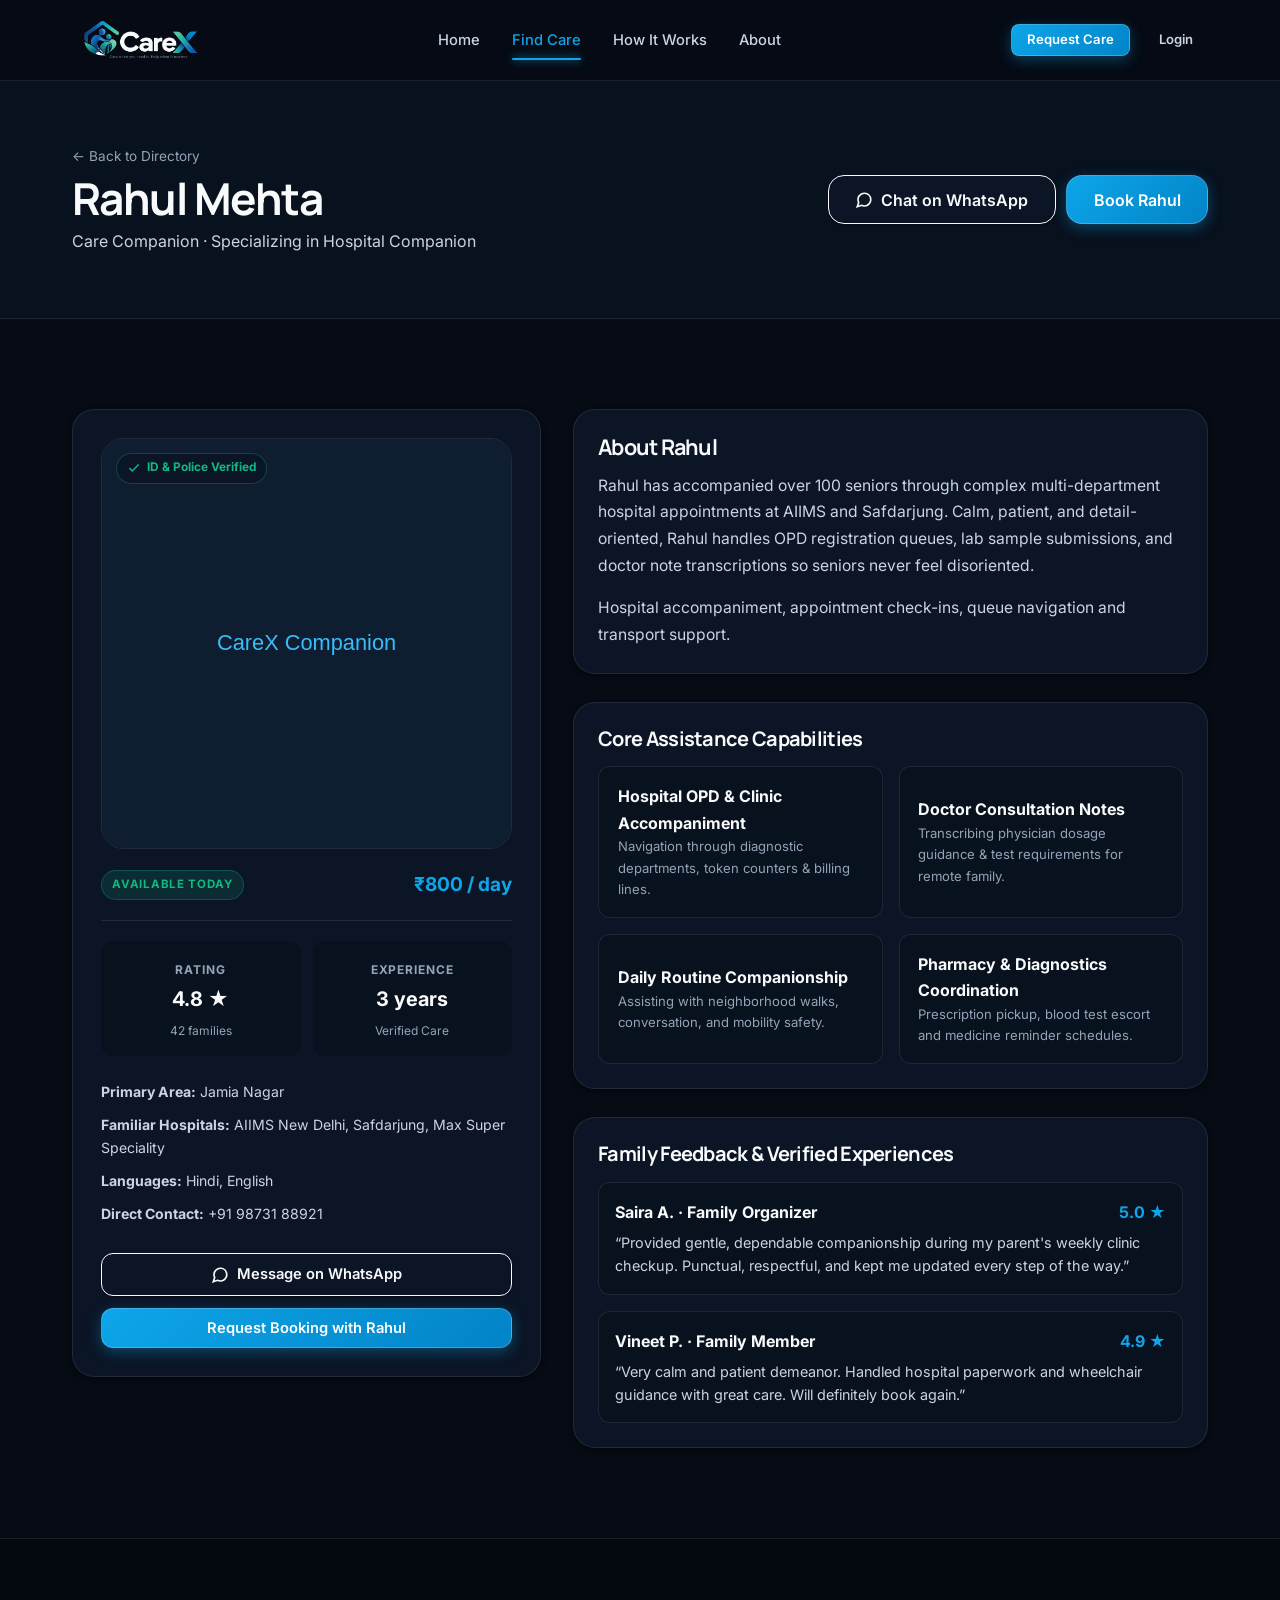
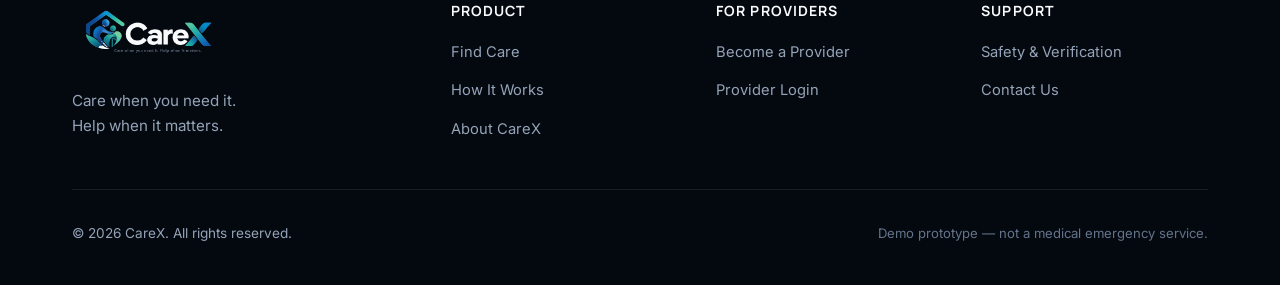
<file: provider-profile.html>
<!DOCTYPE html>
<html lang="en">
  <head>
    <meta charset="UTF-8" />
    <meta name="viewport" content="width=device-width, initial-scale=1.0, maximum-scale=5.0" />
    <title>Care Provider Profile | CareX</title>
    <meta
      name="description"
      content="Verified profile of CareX Care Companion & Healthcare Assistant."
    />
    <link rel="preconnect" href="https://fonts.googleapis.com" />
    <link rel="preconnect" href="https://fonts.gstatic.com" crossorigin />
    <link
      href="https://fonts.googleapis.com/css2?family=Inter:wght@400;500;600;700&family=Manrope:wght@600;700;800&display=swap"
      rel="stylesheet"
    />
    <link rel="stylesheet" href="css/style.css" />
    <link rel="stylesheet" href="css/responsive.css" />
    <script defer src="js/app.js"></script>
  </head>
  <body>
    <!-- Top Navigation Bar -->
    <header class="header">
      <div class="container navbar">
        <a href="index.html" class="brand" aria-label="CareX Home">
          <img src="assets/carex-logo-dark.png" alt="CareX" class="brand-logo-img" />
        </a>

        <!-- Desktop Navigation -->
        <nav class="nav-links" aria-label="Primary navigation">
          <a href="index.html">Home</a>
          <a href="find-care.html" class="active">Find Care</a>
          <a href="index.html#how-it-works">How It Works</a>
          <a href="about.html">About</a>
        </nav>

        <!-- Navbar Actions -->
        <div class="nav-actions">
          <button class="btn btn-primary btn-sm btn-desktop-only" type="button" data-request-care>Request Care</button>
          <a href="login.html" class="btn btn-ghost btn-sm">Login</a>
          <button class="mobile-toggle" type="button" aria-label="Open menu" data-drawer-open>
            <svg width="22" height="22" viewBox="0 0 24 24" fill="none" stroke="currentColor" stroke-width="2.2">
              <line x1="4" y1="7" x2="20" y2="7"></line>
              <line x1="4" y1="12" x2="20" y2="12"></line>
              <line x1="4" y1="17" x2="20" y2="17"></line>
            </svg>
          </button>
        </div>
      </div>
    </header>

    <main id="main-content">
      <!-- Profile Header Strip -->
      <section class="section-sm" style="background:var(--bg-subtle); border-bottom:1px solid var(--border);">
        <div class="container" style="display:flex; align-items:center; justify-content:space-between; flex-wrap:wrap; gap:1.25rem;">
          <div>
            <div style="display:flex; align-items:center; gap:0.5rem; margin-bottom:0.35rem;">
              <a href="find-care.html" style="font-size:0.85rem; color:var(--text-muted);">&larr; Back to Directory</a>
            </div>
            <h1 class="section-title" id="prof-hero-name">Care Provider</h1>
            <p style="color:var(--text-secondary); font-size:1rem; margin-top:0.25rem;" id="prof-hero-tagline">
              Care Companion · Verified Marketplace Provider
            </p>
          </div>
          <div style="display:flex; gap:0.65rem; flex-wrap:wrap;">
            <button class="btn btn-secondary btn-lg" type="button" id="prof-chat-header-btn" style="display:flex; align-items:center; gap:0.5rem; border-color:var(--whatsapp-border); color:var(--whatsapp-accent);">
              <svg width="18" height="18" viewBox="0 0 24 24" fill="none" stroke="currentColor" stroke-width="2.2"><path d="M21 11.5a8.38 8.38 0 0 1-.9 3.8 8.5 8.5 0 0 1-7.6 4.7 8.38 8.38 0 0 1-3.8-.9L3 21l1.9-5.7a8.38 8.38 0 0 1-.9-3.8 8.5 8.5 0 0 1 4.7-7.6 8.38 8.38 0 0 1 3.8-.9h.5a8.48 8.48 0 0 1 8 8v.5z"></path></svg>
              Chat on WhatsApp
            </button>
            <button class="btn btn-primary btn-lg" type="button" data-request-care id="prof-book-header-btn">
              Book Companion
            </button>
          </div>
        </div>
      </section>

      <!-- Profile Main Layout -->
      <section class="section">
        <div class="container grid-2" style="grid-template-columns: 0.85fr 1.15fr; align-items:start;">
          <!-- Left Column: Portrait & Snapshot Stats -->
          <aside class="dashboard-block" style="padding:1.75rem;">
            <div style="position:relative; width:100%; aspect-ratio:1/1; border-radius:var(--radius-xl); overflow:hidden; margin-bottom:1.25rem; border:1px solid var(--border);">
              <img
                id="prof-image"
                src="https://images.unsplash.com/photo-1573496359142-b8d87734a5a2?auto=format&fit=crop&w=800&q=80"
                alt="Care Provider portrait"
                fetchpriority="high"
                width="600"
                height="600"
                style="width:100%; height:100%; object-fit:cover;"
              />
              <div class="provider-badge-verified" style="top:14px; left:14px;">
                <svg width="14" height="14" viewBox="0 0 24 24" fill="none" stroke="currentColor" stroke-width="2.5"><polyline points="20 6 9 17 4 12"></polyline></svg>
                ID & Police Verified
              </div>
            </div>

            <div style="display:flex; align-items:center; justify-content:space-between; margin-bottom:1rem;">
              <span class="status-chip status-ACCEPTED" id="prof-status-chip">Available Today</span>
              <strong style="color:var(--primary); font-size:1.2rem;" id="prof-rate-display">₹18,000 / month</strong>
            </div>

            <div class="grid-2" style="gap:0.75rem; margin-top:1.25rem; padding-top:1.25rem; border-top:1px solid var(--border);">
              <div style="background:var(--bg-subtle); padding:0.85rem; border-radius:var(--radius-md); text-align:center;">
                <span class="stat-label">Rating</span>
                <strong style="display:block; font-size:1.25rem; margin-top:2px;" id="prof-rating-val">4.9 ★</strong>
                <small style="color:var(--text-muted); font-size:0.75rem;" id="prof-reviews-count">38 families</small>
              </div>
              <div style="background:var(--bg-subtle); padding:0.85rem; border-radius:var(--radius-md); text-align:center;">
                <span class="stat-label">Experience</span>
                <strong style="display:block; font-size:1.25rem; margin-top:2px;" id="prof-exp-val">5 Years</strong>
                <small style="color:var(--text-muted); font-size:0.75rem;">Verified Care</small>
              </div>
            </div>

            <div style="margin-top:1.5rem; display:flex; flex-direction:column; gap:0.6rem; font-size:0.88rem; color:var(--text-secondary);">
              <div><strong>Primary Area:</strong> <span id="prof-location-val">Shaheen Bagh, Jamia Nagar</span></div>
              <div><strong>Familiar Hospitals:</strong> <span id="prof-hospitals-val">AIIMS, Holy Family, Max Saket</span></div>
              <div><strong>Languages:</strong> <span id="prof-languages-val">Hindi, English, Urdu</span></div>
              <div><strong>Direct Contact:</strong> <span id="prof-phone-val">+91 98110 23456</span></div>
            </div>

            <div style="display:flex; flex-direction:column; gap:0.75rem; margin-top:1.75rem;">
              <button class="btn btn-secondary w-full" type="button" id="prof-chat-btn" style="display:flex; align-items:center; justify-content:center; gap:0.5rem; border-color:var(--whatsapp-border); color:var(--whatsapp-accent);">
                <svg width="18" height="18" viewBox="0 0 24 24" fill="none" stroke="currentColor" stroke-width="2.2"><path d="M21 11.5a8.38 8.38 0 0 1-.9 3.8 8.5 8.5 0 0 1-7.6 4.7 8.38 8.38 0 0 1-3.8-.9L3 21l1.9-5.7a8.38 8.38 0 0 1-.9-3.8 8.5 8.5 0 0 1 4.7-7.6 8.38 8.38 0 0 1 3.8-.9h.5a8.48 8.48 0 0 1 8 8v.5z"></path></svg>
                Message on WhatsApp
              </button>
              <button class="btn btn-primary w-full" type="button" data-request-care id="prof-book-sidebar-btn">
                Request Booking
              </button>
            </div>
          </aside>

          <!-- Right Column: Biography & Background Details -->
          <div style="display:flex; flex-direction:column; gap:1.75rem;">
            <div class="dashboard-block">
              <h3 style="font-size:1.35rem; margin-bottom:0.85rem;" id="prof-about-title">About the Provider</h3>
              <p style="color:var(--text-secondary); line-height:1.7; font-size:0.98rem; margin-bottom:1rem;" id="prof-bio-p1">
                A compassionate and thoroughly verified caregiver serving local neighborhoods with utmost dignity and warmth.
              </p>
              <p style="color:var(--text-secondary); line-height:1.7; font-size:0.98rem;" id="prof-bio-p2">
                Coordinates directly with families via CareX WhatsApp chat to ensure transparent updates, appointment reminders, and punctual door-to-door transit.
              </p>
            </div>

            <!-- Services Offered -->
            <div class="dashboard-block">
              <h3 style="font-size:1.25rem; margin-bottom:1rem;">Core Assistance Capabilities</h3>
              <div class="grid-2" style="gap:1rem;">
                <div class="item-row" style="margin:0;">
                  <div>
                    <strong>Hospital OPD & Clinic Accompaniment</strong>
                    <p class="text-muted" style="font-size:0.82rem;">Navigation through diagnostic departments, token counters & billing lines.</p>
                  </div>
                </div>
                <div class="item-row" style="margin:0;">
                  <div>
                    <strong>Doctor Consultation Notes</strong>
                    <p class="text-muted" style="font-size:0.82rem;">Transcribing physician dosage guidance & test requirements for remote family.</p>
                  </div>
                </div>
                <div class="item-row" style="margin:0;">
                  <div>
                    <strong>Daily Routine Companionship</strong>
                    <p class="text-muted" style="font-size:0.82rem;">Assisting with neighborhood walks, conversation, and mobility safety.</p>
                  </div>
                </div>
                <div class="item-row" style="margin:0;">
                  <div>
                    <strong>Pharmacy & Diagnostics Coordination</strong>
                    <p class="text-muted" style="font-size:0.82rem;">Prescription pickup, blood test escort and medicine reminder schedules.</p>
                  </div>
                </div>
              </div>
            </div>

            <!-- Family Reviews -->
            <div class="dashboard-block">
              <h3 style="font-size:1.25rem; margin-bottom:1rem;">Family Feedback & Verified Experiences</h3>
              <div style="display:flex; flex-direction:column; gap:1rem;" id="prof-reviews-list">
                <div style="padding:1rem; border-radius:var(--radius-md); background:var(--bg-subtle); border:1px solid var(--border);">
                  <div style="display:flex; justify-content:space-between; margin-bottom:0.4rem;">
                    <strong>Saira A. · Family Organizer</strong>
                    <span style="color:var(--primary); font-weight:700;">5.0 ★</span>
                  </div>
                  <p style="color:var(--text-secondary); font-size:0.9rem; line-height:1.6;">
                    “Provided gentle, dependable companionship during my parent's weekly clinic checkup. Punctual, respectful, and kept me updated every step of the way.”
                  </p>
                </div>

                <div style="padding:1rem; border-radius:var(--radius-md); background:var(--bg-subtle); border:1px solid var(--border);">
                  <div style="display:flex; justify-content:space-between; margin-bottom:0.4rem;">
                    <strong>Vineet P. · Family Member</strong>
                    <span style="color:var(--primary); font-weight:700;">4.9 ★</span>
                  </div>
                  <p style="color:var(--text-secondary); font-size:0.9rem; line-height:1.6;">
                    “Very calm and patient demeanor. Handled hospital paperwork and wheelchair guidance with great care. Will definitely book again.”
                  </p>
                </div>
              </div>
            </div>
          </div>
        </div>
      </section>
    </main>

    <!-- FOOTER -->
    <footer class="footer">
      <div class="container">
        <div class="footer-top">
          <div>
            <a href="index.html" class="brand" aria-label="CareX Home">
              <img src="assets/carex-logo-dark.png" alt="CareX" class="footer-logo-img" />
            </a>
            <p class="footer-tagline">
              Care when you need it.<br />Help when it matters.
            </p>
          </div>

          <div class="footer-col">
            <h4>Product</h4>
            <ul class="footer-links">
              <li><a href="find-care.html">Find Care</a></li>
              <li><a href="index.html#how-it-works">How It Works</a></li>
              <li><a href="about.html">About CareX</a></li>
            </ul>
          </div>

          <div class="footer-col">
            <h4>For Providers</h4>
            <ul class="footer-links">
              <li><a href="register.html">Become a Provider</a></li>
              <li><a href="login.html">Provider Login</a></li>
            </ul>
          </div>

          <div class="footer-col">
            <h4>Support</h4>
            <ul class="footer-links">
              <li><a href="#" data-safety-info>Safety & Verification</a></li>
              <li><a href="about.html">Contact Us</a></li>
            </ul>
          </div>
        </div>

        <div class="footer-bottom">
          <p>© <span id="year">2026</span> CareX. All rights reserved.</p>
          <p class="footer-disclaimer">Demo prototype — not a medical emergency service.</p>
        </div>
      </div>
    </footer>

    <!-- Hydrate Profile Script -->
    <script>
      document.addEventListener('DOMContentLoaded', () => {
        const params = new URLSearchParams(window.location.search);
        const providerId = (params.get('id') || 'rahul').toLowerCase();
        const providers = window.getCarexProviders ? window.getCarexProviders() : [];
        const provider = providers.find((p) => p.id === providerId || (p.username && p.username.toLowerCase() === providerId)) || providers[0];

        if (!provider) return;

        // Document Title
        document.title = `${provider.name} — ${provider.role || 'Care Companion'} | CareX`;

        // Text & Details
        const nameHero = document.getElementById('prof-hero-name');
        const taglineHero = document.getElementById('prof-hero-tagline');
        const aboutTitle = document.getElementById('prof-about-title');
        const bookHeaderBtn = document.getElementById('prof-book-header-btn');
        const bookSidebarBtn = document.getElementById('prof-book-sidebar-btn');
        const imgEl = document.getElementById('prof-image');
        const rateEl = document.getElementById('prof-rate-display');
        const ratingVal = document.getElementById('prof-rating-val');
        const reviewsCount = document.getElementById('prof-reviews-count');
        const expVal = document.getElementById('prof-exp-val');
        const locVal = document.getElementById('prof-location-val');
        const hospVal = document.getElementById('prof-hospitals-val');
        const langVal = document.getElementById('prof-languages-val');
        const phoneVal = document.getElementById('prof-phone-val');
        const bioP1 = document.getElementById('prof-bio-p1');
        const bioP2 = document.getElementById('prof-bio-p2');

        if (nameHero) nameHero.textContent = provider.name;
        if (taglineHero) taglineHero.textContent = `${provider.role || 'Care Companion'} · Specializing in ${provider.service || 'Elderly Care'}`;
        if (aboutTitle) aboutTitle.textContent = `About ${provider.name.split(' ')[0]}`;
        if (bookHeaderBtn) bookHeaderBtn.textContent = `Book ${provider.name.split(' ')[0]}`;
        if (bookSidebarBtn) bookSidebarBtn.textContent = `Request Booking with ${provider.name.split(' ')[0]}`;
        if (imgEl && provider.image) imgEl.src = provider.image;
        if (rateEl) rateEl.textContent = `₹${Number(provider.price).toLocaleString()} / ${provider.unit || 'month'}`;
        if (ratingVal) ratingVal.textContent = `${provider.rating || '4.9'} ★`;
        if (reviewsCount) reviewsCount.textContent = `${provider.reviewsCount || 42} families`;
        if (expVal) expVal.textContent = provider.experience || '4 Years';
        if (locVal) locVal.textContent = provider.location || 'New Delhi';
        if (hospVal) hospVal.textContent = provider.hospitals || 'AIIMS, Safdarjung, Holy Family';
        if (langVal) langVal.textContent = provider.languages || 'Hindi, English';
        if (phoneVal) phoneVal.textContent = provider.phone || '+91 98110 23456';
        if (bioP1) bioP1.textContent = provider.bio || `${provider.name} has supported families through ongoing elderly assistance and clinic appointments with compassion and punctuality.`;
        if (bioP2) bioP2.textContent = provider.copy || 'Available for flexible scheduling, hospital queue assistance and daily mobility encouragement.';

        // WhatsApp Chat Hooks
        const chatHeaderBtn = document.getElementById('prof-chat-header-btn');
        const chatSidebarBtn = document.getElementById('prof-chat-btn');
        const triggerChat = () => {
          if (window.openProviderChat) {
            window.openProviderChat(provider.id);
          } else {
            window.showToast(`Starting chat with ${provider.name}...`);
          }
        };

        chatHeaderBtn?.addEventListener('click', triggerChat);
        chatSidebarBtn?.addEventListener('click', triggerChat);
      });
    </script>
  </body>
</html>
</file>
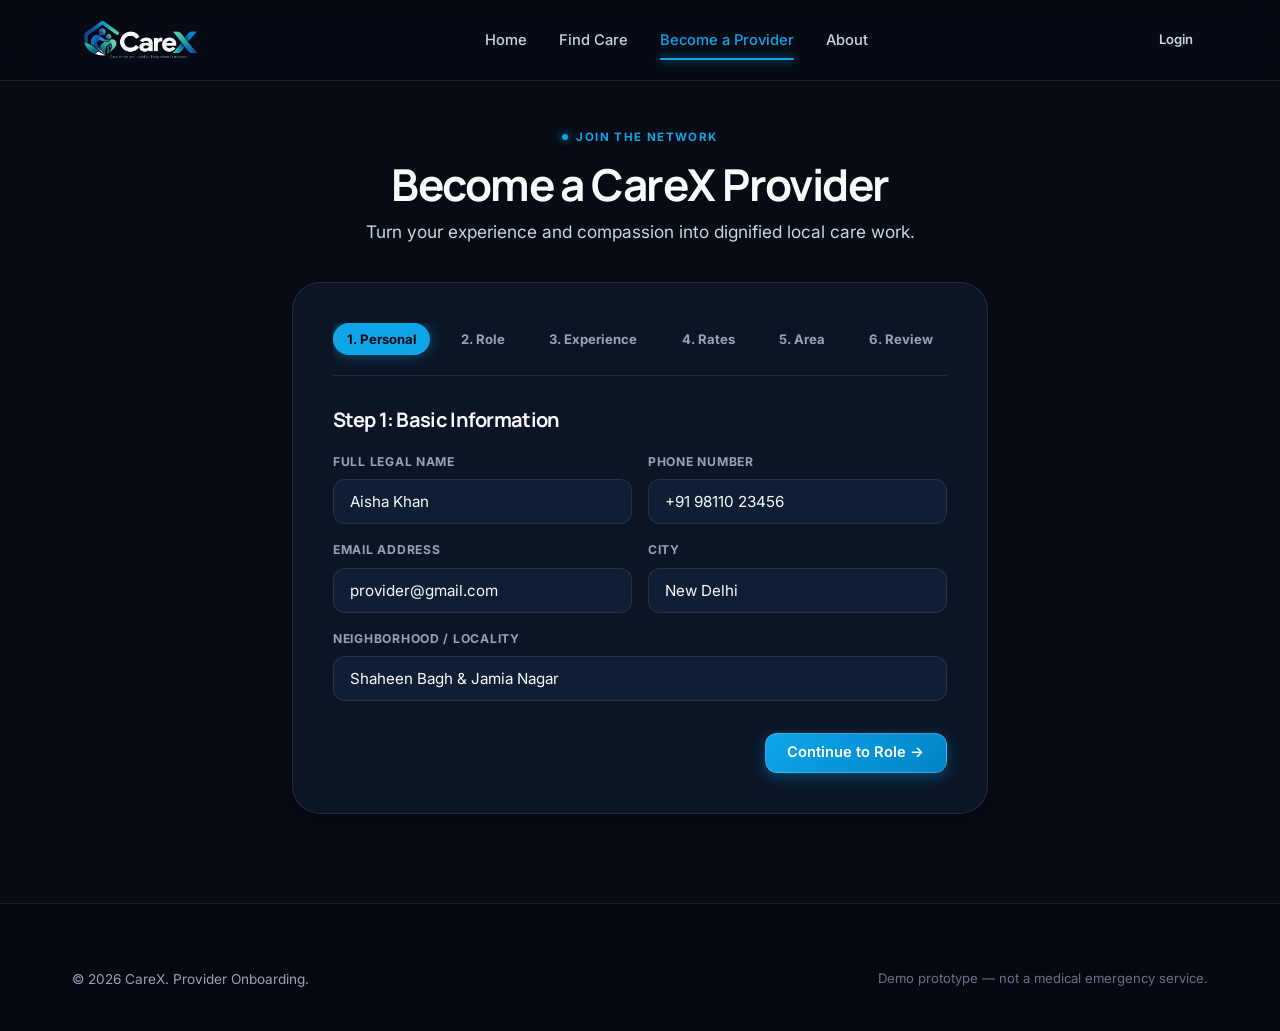
<file: register.html>
<!DOCTYPE html>
<html lang="en">
  <head>
    <meta charset="UTF-8" />
    <meta name="viewport" content="width=device-width, initial-scale=1.0, maximum-scale=5.0" />
    <title>Become a Care Provider | CareX</title>
    <meta
      name="description"
      content="Join the CareX network as a local care provider or hospital companion."
    />
    <link rel="preconnect" href="https://fonts.googleapis.com" />
    <link rel="preconnect" href="https://fonts.gstatic.com" crossorigin />
    <link
      href="https://fonts.googleapis.com/css2?family=Inter:wght@400;500;600;700&family=Manrope:wght@600;700;800&display=swap"
      rel="stylesheet"
    />
    <link rel="stylesheet" href="css/style.css" />
    <link rel="stylesheet" href="css/responsive.css" />
    <script defer src="js/app.js"></script>
  </head>
  <body>
    <!-- Top Navigation Bar -->
    <header class="header">
      <div class="container navbar">
        <a href="index.html" class="brand" aria-label="CareX Home">
          <img src="assets/carex-logo-dark.png" alt="CareX" class="brand-logo-img" />
        </a>

        <!-- Desktop Navigation -->
        <nav class="nav-links" aria-label="Primary navigation">
          <a href="index.html">Home</a>
          <a href="find-care.html">Find Care</a>
          <a href="register.html" class="active">Become a Provider</a>
          <a href="about.html">About</a>
        </nav>

        <!-- Navbar Actions -->
        <div class="nav-actions">
          <a href="login.html" class="btn btn-ghost btn-sm">Login</a>
          <button class="mobile-toggle" type="button" aria-label="Open menu" data-drawer-open>
            <svg width="22" height="22" viewBox="0 0 24 24" fill="none" stroke="currentColor" stroke-width="2.2" stroke-linecap="round" stroke-linejoin="round">
              <line x1="4" y1="7" x2="20" y2="7"></line>
              <line x1="4" y1="12" x2="20" y2="12"></line>
              <line x1="4" y1="17" x2="20" y2="17"></line>
            </svg>
          </button>
        </div>
      </div>
    </header>

    <main class="section" id="main-content" style="padding-top:2.5rem;">
      <div class="container" style="max-width:760px;">
        <div style="text-align:center; margin-bottom:2.25rem;">
          <span class="eyebrow" style="justify-content:center;">Join the Network</span>
          <h1 class="section-title">Become a CareX Provider</h1>
          <p class="lead-text" style="margin:0.5rem auto 0; text-align:center;">
            Turn your experience and compassion into dignified local care work.
          </p>
        </div>

        <div class="dashboard-block" style="padding:clamp(1.5rem, 4vw, 2.5rem); border-radius:var(--radius-2xl);">
          <!-- Interactive Step Indicators -->
          <div class="stepper" style="display:flex; justify-content:space-between; gap:0.4rem; margin-bottom:2rem; padding-bottom:1.25rem; border-bottom:1px solid var(--border); overflow-x:auto;">
            <button type="button" class="stepper-btn active" data-step-index="0">1. Personal</button>
            <button type="button" class="stepper-btn" data-step-index="1">2. Role</button>
            <button type="button" class="stepper-btn" data-step-index="2">3. Experience</button>
            <button type="button" class="stepper-btn" data-step-index="3">4. Rates</button>
            <button type="button" class="stepper-btn" data-step-index="4">5. Area</button>
            <button type="button" class="stepper-btn" data-step-index="5">6. Review</button>
          </div>

          <!-- Wizard Form Container -->
          <form class="step-form">
            <!-- Step 1: Basic Information -->
            <div class="form-step active">
              <h3 style="font-size:1.25rem; margin-bottom:1.25rem;">Step 1: Basic Information</h3>
              <div class="grid-2" style="gap:1rem;">
                <div class="field">
                  <label for="provider-name">Full Legal Name</label>
                  <input id="provider-name" type="text" value="Aisha Khan" required />
                </div>
                <div class="field">
                  <label for="provider-phone">Phone Number</label>
                  <input id="provider-phone" type="tel" value="+91 98110 23456" required />
                </div>
                <div class="field">
                  <label for="provider-email">Email Address</label>
                  <input id="provider-email" type="email" value="provider@gmail.com" required />
                </div>
                <div class="field">
                  <label for="provider-city">City</label>
                  <input id="provider-city" type="text" value="New Delhi" required />
                </div>
                <div class="field" style="grid-column:1 / -1;">
                  <label for="provider-area">Neighborhood / Locality</label>
                  <input id="provider-area" type="text" value="Shaheen Bagh & Jamia Nagar" required />
                </div>
              </div>
              <div style="display:flex; justify-content:flex-end; margin-top:2rem;">
                <button class="btn btn-primary" type="button" data-step-next="1">Continue to Role &rarr;</button>
              </div>
            </div>

            <!-- Step 2: Choose Service -->
            <div class="form-step" style="display:none;">
              <h3 style="font-size:1.25rem; margin-bottom:1.25rem;">Step 2: Service Focus</h3>
              <div style="display:flex; flex-direction:column; gap:1rem;">
                <label style="display:flex; align-items:flex-start; gap:0.75rem; padding:1rem; border:1px solid var(--border); border-radius:var(--radius-md); background:var(--bg-subtle); cursor:pointer;">
                  <input type="checkbox" id="service-elderly" checked style="width:18px; height:18px; margin-top:3px;" />
                  <div>
                    <strong>Elderly Care & Ongoing Companionship</strong>
                    <p style="font-size:0.85rem; color:var(--text-muted); margin-top:2px;">Regular home routines, walking, conversation & reassurance.</p>
                  </div>
                </label>

                <label style="display:flex; align-items:flex-start; gap:0.75rem; padding:1rem; border:1px solid var(--border); border-radius:var(--radius-md); background:var(--bg-subtle); cursor:pointer;">
                  <input type="checkbox" id="service-hospital" checked style="width:18px; height:18px; margin-top:3px;" />
                  <div>
                    <strong>Hospital & Appointment Companion</strong>
                    <p style="font-size:0.85rem; color:var(--text-muted); margin-top:2px;">Accompanying patients to OPD queues, diagnostics & checkups.</p>
                  </div>
                </label>
              </div>
              <div style="display:flex; justify-content:space-between; margin-top:2rem;">
                <button class="btn btn-secondary" type="button" data-step-next="-1">&larr; Back</button>
                <button class="btn btn-primary" type="button" data-step-next="1">Continue &rarr;</button>
              </div>
            </div>

            <!-- Step 3: Experience -->
            <div class="form-step" style="display:none;">
              <h3 style="font-size:1.25rem; margin-bottom:1.25rem;">Step 3: Background & Languages</h3>
              <div class="grid-2" style="gap:1rem;">
                <div class="field">
                  <label for="provider-experience">Years of Experience</label>
                  <input id="provider-experience" type="text" value="5 years" required />
                </div>
                <div class="field">
                  <label for="provider-languages">Languages Spoken</label>
                  <input id="provider-languages" type="text" value="Hindi, English, Urdu" required />
                </div>
                <div class="field" style="grid-column:1 / -1;">
                  <label for="provider-bio">Brief Introduction</label>
                  <textarea id="provider-bio" rows="3" required>Compassionate caregiver with strong experience assisting elders through daily mobility, medication routines and clinic visits.</textarea>
                </div>
              </div>
              <div style="display:flex; justify-content:space-between; margin-top:2rem;">
                <button class="btn btn-secondary" type="button" data-step-next="-1">&larr; Back</button>
                <button class="btn btn-primary" type="button" data-step-next="1">Continue &rarr;</button>
              </div>
            </div>

            <!-- Step 4: Pricing -->
            <div class="form-step" style="display:none;">
              <h3 style="font-size:1.25rem; margin-bottom:1.25rem;">Step 4: Your Transparent Rates</h3>
              <div class="grid-2" style="gap:1rem;">
                <div class="field">
                  <label for="provider-monthly">Monthly Care Rate (₹)</label>
                  <input id="provider-monthly" type="text" value="₹18,000" />
                </div>
                <div class="field">
                  <label for="provider-daily">Hospital Companion Day Rate (₹)</label>
                  <input id="provider-daily" type="text" value="₹800" />
                </div>
              </div>
              <div style="display:flex; justify-content:space-between; margin-top:2rem;">
                <button class="btn btn-secondary" type="button" data-step-next="-1">&larr; Back</button>
                <button class="btn btn-primary" type="button" data-step-next="1">Continue &rarr;</button>
              </div>
            </div>

            <!-- Step 5: Availability -->
            <div class="form-step" style="display:none;">
              <h3 style="font-size:1.25rem; margin-bottom:1.25rem;">Step 5: Preferred Schedule</h3>
              <div class="grid-2" style="gap:1rem;">
                <div class="field">
                  <label for="provider-days">Available Days</label>
                  <input id="provider-days" type="text" value="Monday – Friday" />
                </div>
                <div class="field">
                  <label for="provider-hours">Preferred Hours</label>
                  <input id="provider-hours" type="text" value="9:00 AM – 6:00 PM" />
                </div>
              </div>
              <div style="display:flex; justify-content:space-between; margin-top:2rem;">
                <button class="btn btn-secondary" type="button" data-step-next="-1">&larr; Back</button>
                <button class="btn btn-primary" type="button" data-step-next="1">Review Profile &rarr;</button>
              </div>
            </div>

            <!-- Step 6: Dynamic Review & Submit -->
            <div class="form-step" style="display:none;">
              <h3 style="font-size:1.25rem; margin-bottom:1.25rem;">Step 6: Profile Summary</h3>
              <div style="background:var(--bg-subtle); border:1px solid var(--border); border-radius:var(--radius-lg); padding:1.25rem; margin-bottom:1.5rem;">
                <div style="display:flex; align-items:center; gap:0.75rem; margin-bottom:0.75rem;">
                  <div class="card-avatar" id="summary-avatar" style="width:46px; height:46px; font-weight:800; font-size:1.1rem;">AK</div>
                  <div>
                    <strong style="font-size:1.1rem; color:var(--text-main);" id="summary-name">Aisha Khan</strong>
                    <span style="display:block; font-size:0.82rem; color:var(--text-muted);" id="summary-role-area">Care Provider · Shaheen Bagh</span>
                  </div>
                </div>
                <p style="font-size:0.88rem; color:var(--text-secondary); line-height:1.6;" id="summary-details">
                  Rate: <strong>₹18,000/month</strong> · Hospital Companion: <strong>₹800/day</strong><br />
                  Schedule: <strong>Mon-Fri (9 AM – 6 PM)</strong> · Verified Demo Application
                </p>
              </div>
              <div style="display:flex; justify-content:space-between; margin-top:2rem;">
                <button class="btn btn-secondary" type="button" data-step-next="-1">&larr; Back</button>
                <button class="btn btn-primary" type="button" data-submit-demo>Submit & Launch Profile</button>
              </div>
            </div>
          </form>

          <!-- Success State -->
          <div class="success-state hidden" style="display:none; text-align:center; padding:2rem 1rem;">
            <div style="width:60px; height:60px; border-radius:50%; background:var(--success-bg); color:var(--success); display:grid; place-items:center; margin:0 auto 1.25rem;">
              <svg width="32" height="32" viewBox="0 0 24 24" fill="none" stroke="currentColor" stroke-width="2.5"><polyline points="20 6 9 17 4 12"></polyline></svg>
            </div>
            <h3 style="font-size:1.6rem; margin-bottom:0.5rem;">Application Submitted for Admin Verification!</h3>
            <p style="color:var(--text-secondary); font-size:0.95rem; max-width:500px; margin:0 auto 1.75rem; line-height:1.6;">
              Your profile has been forwarded to the <strong>CareX Admin Verification Queue</strong>. As soon as the administrator verifies your documents and approves your registration, your profile will go live in the marketplace, and you can log in with your name and password (<code>1234</code>).
            </p>
            <div style="display:flex; justify-content:center; gap:0.75rem; flex-wrap:wrap;">
              <a href="admin.html" class="btn btn-primary btn-lg">Review in Admin Portal</a>
              <a href="login.html" class="btn btn-secondary btn-lg">Back to Login</a>
            </div>
          </div>
        </div>
      </div>
    </main>

    <!-- FOOTER -->
    <footer class="footer">
      <div class="container">
        <div class="footer-bottom" style="border:none; padding:0;">
          <p>© <span id="year">2026</span> CareX. Provider Onboarding.</p>
          <p class="footer-disclaimer">Demo prototype — not a medical emergency service.</p>
        </div>
      </div>
    </footer>
  </body>
</html>
</file>
<file: css/style.css>
/* ==========================================================================
   CAREX — PROFESSIONAL HEALTHCARE TECH DESIGN SYSTEM
   Deep Dark Mode Flagship / High-Contrast Light Fonts / Luxury Healthcare SaaS
   Linear Polish + Apple Health Clarity + Human Trust
   ========================================================================== */

/* --------------------------------------------------------------------------
   1. DESIGN TOKENS & COLOR PALETTE (DEFAULT SLEEK DARK THEME)
   -------------------------------------------------------------------------- */
:root {
  /* Typography */
  --font-sans: 'Inter', -apple-system, BlinkMacSystemFont, 'Segoe UI', Roboto, sans-serif;
  --font-display: 'Manrope', 'Plus Jakarta Sans', -apple-system, BlinkMacSystemFont, sans-serif;

  /* Flagship Dark Theme (Default) */
  --bg-body: #060b14;
  --bg-surface: #0b1526;
  --bg-surface-alt: #101e34;
  --bg-surface-elevated: #152744;
  --bg-subtle: #08111e;

  /* Primary Healthcare Electric Sky / Cyan */
  --primary: #0ea5e9;
  --primary-hover: #38bdf8;
  --primary-subtle: rgba(14, 165, 233, 0.12);
  --primary-border: rgba(14, 165, 233, 0.28);
  --primary-glow: rgba(14, 165, 233, 0.25);

  /* Deep Trust Obsidian Navy */
  --navy-950: #04080f;
  --navy-900: #07101e;
  --navy-850: #0c172a;
  --navy-800: #10213d;
  --navy-border: rgba(255, 255, 255, 0.08);

  /* High-Contrast Light Text */
  --text-main: #f8fafc;
  --text-secondary: #cbd5e1;
  --text-muted: #94a3b8;
  --text-subtle: #64748b;
  --text-inverse: #060b14;

  /* Borders & Dividers */
  --border: rgba(255, 255, 255, 0.09);
  --border-light: rgba(255, 255, 255, 0.05);
  --border-focus: #38bdf8;

  /* Semantic Status Colors */
  --success: #10b981;
  --success-bg: rgba(16, 185, 129, 0.14);
  --success-border: rgba(16, 185, 129, 0.3);
  --warning: #f59e0b;
  --warning-bg: rgba(245, 158, 11, 0.14);
  --warning-border: rgba(245, 158, 11, 0.3);
  --danger: #ef4444;
  --danger-bg: rgba(239, 68, 68, 0.14);
  --danger-border: rgba(239, 68, 68, 0.3);

  /* WhatsApp Brand Green */
  --whatsapp-green: #25d366;
  --whatsapp-dark: #128c7e;
  --whatsapp-bg: #0b141a;
  --whatsapp-bubble-user: #005c4b;
  --whatsapp-bubble-provider: #202c33;

  /* Elevation Shadows with Soft Dark Glow */
  --shadow-xs: 0 1px 2px rgba(0, 0, 0, 0.4);
  --shadow-sm: 0 2px 6px rgba(0, 0, 0, 0.5);
  --shadow-md: 0 6px 18px rgba(0, 0, 0, 0.6);
  --shadow-lg: 0 16px 36px rgba(0, 0, 0, 0.7);
  --shadow-xl: 0 24px 50px rgba(0, 0, 0, 0.85);
  --shadow-float: 0 20px 45px -10px rgba(0, 0, 0, 0.8), 0 0 1px 1px rgba(255, 255, 255, 0.1);

  /* Radii */
  --radius-sm: 8px;
  --radius-md: 12px;
  --radius-lg: 16px;
  --radius-xl: 22px;
  --radius-2xl: 28px;
  --radius-full: 9999px;

  /* Layout */
  --container-max: 1200px;
  --header-height: 80px;
}

/* Permanent Dark Theme Enforced (Light theme removed per specifications) */
.theme-toggle {
  display: none !important;
}

/* --------------------------------------------------------------------------
   2. GLOBAL RESET & BASE RULES (CRITICAL: ZERO HORIZONTAL OVERFLOW)
   -------------------------------------------------------------------------- */
*, *::before, *::after {
  box-sizing: border-box;
  margin: 0;
  padding: 0;
}

html {
  font-size: 16px;
  scroll-behavior: smooth;
  -webkit-text-size-adjust: 100%;
  overflow-x: hidden;
  width: 100%;
  color-scheme: dark;
}

body {
  font-family: var(--font-sans);
  background-color: var(--bg-body);
  color: var(--text-main);
  line-height: 1.65;
  font-weight: 400;
  overflow-x: hidden;
  width: 100%;
  position: relative;
  -webkit-font-smoothing: antialiased;
  -moz-osx-font-smoothing: grayscale;
}

img, svg, video {
  max-width: 100%;
  height: auto;
  display: block;
}

a {
  color: inherit;
  text-decoration: none;
  transition: color 0.2s ease, opacity 0.2s ease;
}

button, input, select, textarea {
  font-family: inherit;
  font-size: 1rem;
  color: inherit;
  border: none;
  background: none;
}

button {
  cursor: pointer;
  user-select: none;
}

/* --------------------------------------------------------------------------
   3. TYPOGRAPHY SYSTEM
   -------------------------------------------------------------------------- */
h1, h2, h3, h4, h5, h6 {
  font-family: var(--font-display);
  color: var(--text-main);
  line-height: 1.18;
  letter-spacing: -0.035em;
  font-weight: 700;
}

.hero-title {
  font-size: clamp(2.35rem, 5.2vw, 4.4rem);
  line-height: 1.08;
  letter-spacing: -0.04em;
  font-weight: 800;
  max-width: 15ch;
  background: linear-gradient(180deg, #ffffff 40%, #cbd5e1 100%);
  -webkit-background-clip: text;
  -webkit-text-fill-color: transparent;
}

.section-title {
  font-size: clamp(1.85rem, 3.8vw, 2.75rem);
  line-height: 1.15;
  letter-spacing: -0.035em;
  font-weight: 700;
}

.card-title {
  font-size: clamp(1.2rem, 2vw, 1.45rem);
  line-height: 1.25;
  letter-spacing: -0.025em;
  font-weight: 700;
}

.lead-text {
  font-size: clamp(1rem, 1.35vw, 1.15rem);
  line-height: 1.7;
  color: var(--text-secondary);
  max-width: 620px;
}

.eyebrow {
  display: inline-flex;
  align-items: center;
  gap: 0.5rem;
  font-size: 0.72rem;
  letter-spacing: 0.12em;
  text-transform: uppercase;
  font-weight: 700;
  color: var(--primary);
  margin-bottom: 0.75rem;
}

.eyebrow::before {
  content: '';
  width: 6px;
  height: 6px;
  border-radius: 50%;
  background-color: var(--primary);
  box-shadow: 0 0 8px var(--primary);
}

.text-muted {
  color: var(--text-muted);
}

/* --------------------------------------------------------------------------
   4. LAYOUT & CONTAINER SYSTEM
   -------------------------------------------------------------------------- */
.container {
  width: 100%;
  max-width: var(--container-max);
  margin-left: auto;
  margin-right: auto;
  padding-left: clamp(16px, 3.5vw, 32px);
  padding-right: clamp(16px, 3.5vw, 32px);
}

.section {
  padding-top: clamp(3.5rem, 7vw, 6.5rem);
  padding-bottom: clamp(3.5rem, 7vw, 6.5rem);
  position: relative;
}

.section-sm {
  padding-top: clamp(2.5rem, 5vw, 4.5rem);
  padding-bottom: clamp(2.5rem, 5vw, 4.5rem);
}

.section-header {
  margin-bottom: clamp(2rem, 4vw, 3.5rem);
  max-width: 680px;
}

.section-header.centered {
  margin-left: auto;
  margin-right: auto;
  text-align: center;
}

.section-header.centered .eyebrow {
  justify-content: center;
}

.grid-2 {
  display: grid;
  grid-template-columns: repeat(2, minmax(0, 1fr));
  gap: clamp(1.25rem, 2.5vw, 2rem);
}

.grid-3 {
  display: grid;
  grid-template-columns: repeat(3, minmax(0, 1fr));
  gap: clamp(1.25rem, 2.5vw, 2rem);
}

.grid-4 {
  display: grid;
  grid-template-columns: repeat(4, minmax(0, 1fr));
  gap: clamp(1rem, 2vw, 1.5rem);
}

/* --------------------------------------------------------------------------
   5. REFINED NAVBAR & HEADER
   -------------------------------------------------------------------------- */
.header {
  position: sticky;
  top: 0;
  z-index: 100;
  background: rgba(6, 11, 20, 0.85);
  backdrop-filter: blur(16px);
  -webkit-backdrop-filter: blur(16px);
  border-bottom: 1px solid var(--border);
  transition: background-color 0.25s ease, border-color 0.25s ease;
}

.navbar {
  display: flex;
  align-items: center;
  justify-content: space-between;
  height: var(--header-height);
  gap: 1.5rem;
}

.brand {
  display: inline-flex;
  align-items: center;
  gap: 0.7rem;
  font-family: var(--font-display);
  font-weight: 800;
  font-size: 1.35rem;
  letter-spacing: -0.04em;
  color: var(--text-main);
  text-decoration: none;
}

.brand-logo-img {
  height: 52px;
  width: auto;
  max-width: 220px;
  object-fit: contain;
  display: block;
  transition: transform var(--transition-fast, 0.2s ease), filter var(--transition-fast, 0.2s ease);
}

.brand:hover .brand-logo-img {
  transform: scale(1.03);
  filter: drop-shadow(0 0 16px rgba(14, 165, 233, 0.55));
}

.footer-logo-img {
  height: 58px;
  width: auto;
  max-width: 240px;
  margin-bottom: 0.85rem;
}

.brand-mark {
  width: 36px;
  height: 36px;
  border-radius: 10px;
  background: linear-gradient(135deg, #0ea5e9, #38bdf8);
  color: #060b14;
  display: grid;
  place-items: center;
  box-shadow: 0 0 16px rgba(14, 165, 233, 0.4);
  flex-shrink: 0;
}

.brand-name {
  font-weight: 800;
  color: var(--text-main);
}

.brand-name span {
  color: var(--primary);
}

.nav-links {
  display: flex;
  align-items: center;
  gap: 2rem;
  list-style: none;
}

.nav-links a {
  font-size: 0.92rem;
  font-weight: 500;
  color: var(--text-secondary);
  position: relative;
  padding: 0.35rem 0;
  transition: color 0.2s ease;
}

.nav-links a:hover,
.nav-links a.active {
  color: var(--primary);
}

.nav-links a.active::after {
  content: '';
  position: absolute;
  bottom: -2px;
  left: 0;
  width: 100%;
  height: 2px;
  background: var(--primary);
  border-radius: 99px;
  box-shadow: 0 0 8px var(--primary);
}

.nav-actions {
  display: flex;
  align-items: center;
  gap: 0.85rem;
}

.theme-toggle {
  width: 38px;
  height: 38px;
  border-radius: 10px;
  display: inline-flex;
  align-items: center;
  justify-content: center;
  color: var(--text-secondary);
  border: 1px solid var(--border);
  background: var(--bg-surface);
  transition: all 0.2s ease;
}

.theme-toggle:hover {
  color: var(--primary);
  border-color: var(--primary-border);
  background: var(--bg-surface-alt);
}

.mobile-toggle {
  display: none;
  width: 40px;
  height: 40px;
  border-radius: 10px;
  align-items: center;
  justify-content: center;
  color: var(--text-main);
  border: 1px solid var(--border);
  background: var(--bg-surface);
}

/* --------------------------------------------------------------------------
   6. MOBILE DRAWER SYSTEM
   -------------------------------------------------------------------------- */
.mobile-drawer-overlay {
  position: fixed;
  inset: 0;
  z-index: 1000;
  visibility: hidden;
  pointer-events: none;
  transition: visibility 0.3s ease;
}

.mobile-drawer-overlay.open {
  visibility: visible;
  pointer-events: auto;
}

.drawer-backdrop {
  position: absolute;
  inset: 0;
  background: rgba(3, 7, 14, 0.75);
  backdrop-filter: blur(10px);
  -webkit-backdrop-filter: blur(10px);
  opacity: 0;
  transition: opacity 0.3s ease;
}

.mobile-drawer-overlay.open .drawer-backdrop {
  opacity: 1;
}

.drawer-panel {
  position: absolute;
  top: 0;
  right: 0;
  bottom: 0;
  width: min(340px, 86vw);
  background: var(--bg-surface);
  box-shadow: -10px 0 30px rgba(0, 0, 0, 0.6);
  border-left: 1px solid var(--border);
  display: flex;
  flex-direction: column;
  padding: 1.5rem;
  transform: translateX(100%);
  transition: transform 0.32s cubic-bezier(0.16, 1, 0.3, 1);
  overflow-y: auto;
}

.mobile-drawer-overlay.open .drawer-panel {
  transform: translateX(0);
}

.drawer-header {
  display: flex;
  align-items: center;
  justify-content: space-between;
  padding-bottom: 1.25rem;
  border-bottom: 1px solid var(--border);
  margin-bottom: 1.5rem;
}

.drawer-close {
  width: 38px;
  height: 38px;
  border-radius: 10px;
  display: grid;
  place-items: center;
  border: 1px solid var(--border);
  color: var(--text-secondary);
}

.drawer-links {
  display: flex;
  flex-direction: column;
  gap: 0.35rem;
  flex: 1;
}

.drawer-links a {
  display: flex;
  align-items: center;
  padding: 0.85rem 1rem;
  border-radius: 12px;
  font-weight: 600;
  font-size: 1.05rem;
  color: var(--text-main);
  transition: background 0.15s ease, color 0.15s ease;
}

.drawer-links a:hover,
.drawer-links a.active {
  background: var(--primary-subtle);
  color: var(--primary);
}

.drawer-footer {
  margin-top: 1.5rem;
  padding-top: 1.25rem;
  border-top: 1px solid var(--border);
  display: flex;
  flex-direction: column;
  gap: 0.75rem;
}

/* --------------------------------------------------------------------------
   7. BUTTON SYSTEM (LINEAR / APPLE POLISH)
   -------------------------------------------------------------------------- */
.btn {
  display: inline-flex;
  align-items: center;
  justify-content: center;
  gap: 0.5rem;
  font-size: 0.92rem;
  font-weight: 600;
  line-height: 1;
  padding: 0.72rem 1.35rem;
  border-radius: var(--radius-md);
  transition: all 0.2s cubic-bezier(0.16, 1, 0.3, 1);
  cursor: pointer;
  white-space: nowrap;
  text-decoration: none;
}

.btn:active {
  transform: scale(0.98);
}

.btn-primary {
  background: linear-gradient(135deg, #0ea5e9, #0284c7);
  color: #ffffff;
  box-shadow: 0 4px 14px rgba(14, 165, 233, 0.35);
  border: 1px solid rgba(255, 255, 255, 0.2);
}

.btn-primary:hover {
  background: linear-gradient(135deg, #38bdf8, #0ea5e9);
  box-shadow: 0 6px 20px rgba(14, 165, 233, 0.5);
  transform: translateY(-1px);
}

.btn-secondary {
  background: var(--bg-surface);
  color: var(--text-main);
  border: 1px solid var(--border);
  box-shadow: var(--shadow-xs);
}

.btn-secondary:hover {
  background: var(--bg-surface-alt);
  border-color: rgba(255, 255, 255, 0.2);
  transform: translateY(-1px);
}

.btn-ghost {
  background: transparent;
  color: var(--text-secondary);
}

.btn-ghost:hover {
  color: var(--text-main);
  background: var(--bg-surface-alt);
}

.btn-white {
  background: #ffffff;
  color: #060b14;
  box-shadow: 0 4px 14px rgba(0, 0, 0, 0.2);
}

.btn-white:hover {
  background: #f1f5f9;
  transform: translateY(-1px);
}

.btn-whatsapp {
  background: #25d366;
  color: #ffffff;
  box-shadow: 0 4px 14px rgba(37, 211, 102, 0.3);
  font-weight: 700;
}

.btn-whatsapp:hover {
  background: #22bf5b;
  transform: translateY(-1px);
  box-shadow: 0 6px 20px rgba(37, 211, 102, 0.45);
}

.btn-sm {
  font-size: 0.82rem;
  padding: 0.5rem 0.95rem;
  border-radius: var(--radius-sm);
}

.btn-lg {
  font-size: 1rem;
  padding: 0.9rem 1.65rem;
  border-radius: var(--radius-lg);
}

.btn-danger {
  background: var(--danger-bg);
  color: var(--danger);
  border: 1px solid var(--danger-border);
}

.btn-danger:hover {
  background: rgba(239, 68, 68, 0.25);
}

.w-full {
  width: 100%;
}

/* --------------------------------------------------------------------------
   8. HERO SECTION — EDITORIAL & HIGH IMPACT
   -------------------------------------------------------------------------- */
.hero {
  padding-top: clamp(2.5rem, 5vw, 4.5rem);
  padding-bottom: clamp(3.5rem, 6vw, 6rem);
  position: relative;
  overflow: hidden;
}

.hero::before {
  content: '';
  position: absolute;
  top: -100px;
  left: 20%;
  width: 500px;
  height: 500px;
  border-radius: 50%;
  background: radial-gradient(circle, rgba(14, 165, 233, 0.12) 0%, rgba(14, 165, 233, 0) 70%);
  pointer-events: none;
}

.hero-grid {
  display: grid;
  grid-template-columns: 1.05fr 0.95fr;
  align-items: center;
  gap: clamp(2rem, 4vw, 4.5rem);
}

.hero-copy {
  display: flex;
  flex-direction: column;
  align-items: flex-start;
}

.hero-copy .eyebrow {
  margin-bottom: 1rem;
}

.hero-copy .lead-text {
  margin-top: 1.25rem;
  margin-bottom: 2rem;
}

.hero-actions {
  display: flex;
  align-items: center;
  gap: 1rem;
  flex-wrap: wrap;
}

.hero-visual {
  position: relative;
  width: 100%;
  border-radius: var(--radius-2xl);
  overflow: visible;
}

.hero-image-wrapper {
  position: relative;
  width: 100%;
  aspect-ratio: 4 / 3.6;
  border-radius: var(--radius-2xl);
  overflow: hidden;
  box-shadow: var(--shadow-xl);
  border: 1px solid var(--border);
  background-color: var(--bg-surface-alt);
}

.hero-image-wrapper img {
  width: 100%;
  height: 100%;
  object-fit: cover;
  transition: transform 0.6s ease;
}

.floating-card {
  position: absolute;
  background: rgba(11, 21, 38, 0.88);
  backdrop-filter: blur(16px);
  -webkit-backdrop-filter: blur(16px);
  border: 1px solid rgba(255, 255, 255, 0.12);
  box-shadow: var(--shadow-float);
  border-radius: var(--radius-lg);
  padding: 0.95rem 1.15rem;
  z-index: 10;
  max-width: 280px;
}

.floating-card-1 {
  top: -16px;
  left: -20px;
}

.floating-card-2 {
  bottom: -20px;
  right: -16px;
}

.card-badge {
  display: inline-flex;
  align-items: center;
  gap: 0.35rem;
  font-size: 0.72rem;
  font-weight: 700;
  text-transform: uppercase;
  letter-spacing: 0.06em;
  color: var(--success);
  margin-bottom: 0.4rem;
}

.card-person-row {
  display: flex;
  align-items: center;
  gap: 0.75rem;
}

.card-avatar {
  width: 42px;
  height: 42px;
  border-radius: 50%;
  object-fit: cover;
  background: var(--primary-subtle);
  display: grid;
  place-items: center;
  font-weight: 700;
  color: var(--primary);
  flex-shrink: 0;
}

.card-info strong {
  display: block;
  font-size: 0.95rem;
  line-height: 1.2;
}

.card-info span {
  font-size: 0.78rem;
  color: var(--text-muted);
}

.card-status-pill {
  display: inline-flex;
  align-items: center;
  gap: 0.4rem;
  font-size: 0.75rem;
  font-weight: 600;
  color: var(--success);
  margin-top: 0.35rem;
}

.status-dot {
  width: 7px;
  height: 7px;
  border-radius: 50%;
  background: var(--success);
  box-shadow: 0 0 0 3px rgba(16, 185, 129, 0.2);
}

.status-dot.pulsing {
  animation: pulseDot 2s infinite;
}

@keyframes pulseDot {
  0% { transform: scale(0.95); box-shadow: 0 0 0 0 rgba(16, 185, 129, 0.7); }
  70% { transform: scale(1); box-shadow: 0 0 0 6px rgba(16, 185, 129, 0); }
  100% { transform: scale(0.95); box-shadow: 0 0 0 0 rgba(16, 185, 129, 0); }
}

/* --------------------------------------------------------------------------
   9. ENTRANCE & SCROLL ANIMATIONS
   -------------------------------------------------------------------------- */
@keyframes fadeInUp {
  from {
    opacity: 0;
    transform: translateY(24px);
  }
  to {
    opacity: 1;
    transform: translateY(0);
  }
}

@keyframes fadeInScale {
  from {
    opacity: 0;
    transform: scale(0.96);
  }
  to {
    opacity: 1;
    transform: scale(1);
  }
}

.animate-hero-text {
  animation: fadeInUp 0.75s cubic-bezier(0.16, 1, 0.3, 1) forwards;
}

.animate-hero-image {
  animation: fadeInScale 0.85s cubic-bezier(0.16, 1, 0.3, 1) forwards;
}

.animate-float-1 {
  animation: fadeInUp 0.85s 0.2s cubic-bezier(0.16, 1, 0.3, 1) both;
}

.animate-float-2 {
  animation: fadeInUp 0.85s 0.35s cubic-bezier(0.16, 1, 0.3, 1) both;
}

.reveal {
  opacity: 0;
  transform: translateY(22px);
  transition: opacity 0.65s cubic-bezier(0.16, 1, 0.3, 1), transform 0.65s cubic-bezier(0.16, 1, 0.3, 1);
  will-change: opacity, transform;
}

.reveal.is-visible {
  opacity: 1;
  transform: translateY(0);
}

.reveal-delay-1 { transition-delay: 80ms; }
.reveal-delay-2 { transition-delay: 160ms; }
.reveal-delay-3 { transition-delay: 240ms; }

/* --------------------------------------------------------------------------
   10. ASYMMETRIC SERVICES SECTION
   -------------------------------------------------------------------------- */
.services-bento {
  display: grid;
  grid-template-columns: 1.15fr 0.85fr;
  grid-template-rows: auto auto;
  gap: 1.5rem;
}

.service-card {
  background: var(--bg-surface);
  border: 1px solid var(--border);
  border-radius: var(--radius-xl);
  padding: clamp(1.75rem, 3vw, 2.5rem);
  box-shadow: var(--shadow-sm);
  display: flex;
  flex-direction: column;
  position: relative;
  overflow: hidden;
  transition: transform 0.25s ease, box-shadow 0.25s ease, border-color 0.25s ease;
}

.service-card:hover {
  transform: translateY(-3px);
  box-shadow: var(--shadow-lg);
  border-color: var(--primary-border);
}

.service-card-featured {
  grid-row: span 2;
  background: linear-gradient(175deg, var(--bg-surface) 60%, rgba(14, 165, 233, 0.08));
}

.service-number {
  font-family: var(--font-display);
  font-size: 0.85rem;
  font-weight: 800;
  letter-spacing: 0.1em;
  color: var(--primary);
  margin-bottom: 1.5rem;
}

.service-icon-wrap {
  width: 52px;
  height: 52px;
  border-radius: 14px;
  background: var(--primary-subtle);
  color: var(--primary);
  display: grid;
  place-items: center;
  margin-bottom: 1.5rem;
}

.service-card h3 {
  margin-bottom: 0.75rem;
}

.service-card p {
  color: var(--text-secondary);
  font-size: 0.98rem;
  line-height: 1.65;
}

.service-card-features {
  margin-top: 1.5rem;
  padding-top: 1.25rem;
  border-top: 1px solid var(--border);
  list-style: none;
  display: flex;
  flex-direction: column;
  gap: 0.6rem;
}

.service-card-features li {
  display: flex;
  align-items: center;
  gap: 0.6rem;
  font-size: 0.88rem;
  color: var(--text-secondary);
  font-weight: 500;
}

.service-card-features svg {
  color: var(--primary);
  flex-shrink: 0;
}

/* --------------------------------------------------------------------------
   11. TRUST SECTION — PREMIUM DARK NAVY
   -------------------------------------------------------------------------- */
.trust-section {
  background: var(--navy-950);
  color: #ffffff;
  position: relative;
  overflow: hidden;
  border-top: 1px solid var(--border);
  border-bottom: 1px solid var(--border);
}

.trust-glow {
  position: absolute;
  width: 600px;
  height: 600px;
  border-radius: 50%;
  background: radial-gradient(circle, rgba(14, 165, 233, 0.15) 0%, rgba(14, 165, 233, 0) 70%);
  top: -150px;
  right: -100px;
  pointer-events: none;
}

.trust-glow-bottom {
  position: absolute;
  width: 450px;
  height: 450px;
  border-radius: 50%;
  background: radial-gradient(circle, rgba(56, 189, 248, 0.12) 0%, rgba(56, 189, 248, 0) 70%);
  bottom: -150px;
  left: -100px;
  pointer-events: none;
}

.trust-grid {
  display: grid;
  grid-template-columns: repeat(5, minmax(0, 1fr));
  gap: 1.25rem;
  margin-top: 2.5rem;
}

.trust-pillar-card {
  background: rgba(16, 33, 61, 0.6);
  backdrop-filter: blur(12px);
  -webkit-backdrop-filter: blur(12px);
  border: 1px solid var(--navy-border);
  border-radius: var(--radius-lg);
  padding: 1.6rem 1.25rem;
  text-align: center;
  display: flex;
  flex-direction: column;
  align-items: center;
  transition: transform 0.25s ease, border-color 0.25s ease, background 0.25s ease;
}

.trust-pillar-card:hover {
  transform: translateY(-4px);
  border-color: rgba(56, 189, 248, 0.4);
  background: rgba(19, 42, 78, 0.85);
}

.trust-pillar-icon {
  width: 46px;
  height: 46px;
  border-radius: 12px;
  background: rgba(56, 189, 248, 0.12);
  color: #38bdf8;
  display: grid;
  place-items: center;
  margin-bottom: 1rem;
}

.trust-pillar-card strong {
  font-size: 0.98rem;
  font-weight: 600;
  color: #f8fafc;
  line-height: 1.3;
}

/* --------------------------------------------------------------------------
   12. TIMELINE SYSTEM
   -------------------------------------------------------------------------- */
.timeline-wrapper {
  position: relative;
  margin-top: 2rem;
}

.timeline-track {
  display: grid;
  grid-template-columns: repeat(4, 1fr);
  gap: 1.5rem;
  position: relative;
}

.timeline-progress-bar {
  position: absolute;
  top: 30px;
  left: 10%;
  right: 10%;
  height: 2px;
  background: var(--border);
  z-index: 1;
}

.timeline-progress-line {
  position: absolute;
  top: 0;
  left: 0;
  height: 100%;
  width: 75%;
  background: linear-gradient(90deg, var(--primary), #38bdf8);
  box-shadow: 0 0 10px var(--primary);
}

.timeline-step-item {
  position: relative;
  z-index: 2;
  display: flex;
  flex-direction: column;
  align-items: center;
  text-align: center;
}

.timeline-node {
  width: 60px;
  height: 60px;
  border-radius: 50%;
  background: var(--bg-surface);
  border: 2px solid var(--primary);
  box-shadow: 0 0 0 6px var(--bg-body);
  display: grid;
  place-items: center;
  font-family: var(--font-display);
  font-size: 1.1rem;
  font-weight: 800;
  color: var(--primary);
  margin-bottom: 1.25rem;
  transition: transform 0.2s ease;
}

.timeline-step-item:hover .timeline-node {
  transform: scale(1.08);
}

.timeline-step-item h3 {
  font-size: 1.15rem;
  margin-bottom: 0.5rem;
}

.timeline-step-item p {
  font-size: 0.9rem;
  color: var(--text-muted);
  max-width: 240px;
}

/* --------------------------------------------------------------------------
   13. LIVE TRACKING PREVIEW
   -------------------------------------------------------------------------- */
.tracking-preview-grid {
  display: grid;
  grid-template-columns: 1fr 1.1fr;
  align-items: center;
  gap: clamp(2rem, 4vw, 4rem);
}

.tracking-perks {
  list-style: none;
  display: flex;
  flex-direction: column;
  gap: 1rem;
  margin-bottom: 2rem;
}

.tracking-perks li {
  display: flex;
  align-items: flex-start;
  gap: 0.85rem;
  font-size: 0.95rem;
  color: var(--text-secondary);
}

.tracking-perk-icon {
  width: 24px;
  height: 24px;
  border-radius: 50%;
  background: var(--success-bg);
  color: var(--success);
  display: grid;
  place-items: center;
  flex-shrink: 0;
  margin-top: 2px;
}

.live-map-card {
  background: var(--bg-surface);
  border: 1px solid var(--border);
  border-radius: var(--radius-2xl);
  overflow: hidden;
  box-shadow: var(--shadow-xl);
  position: relative;
}

.map-header-bar {
  display: flex;
  align-items: center;
  justify-content: space-between;
  padding: 0.85rem 1.25rem;
  background: var(--bg-surface-alt);
  border-bottom: 1px solid var(--border);
}

.map-demo-label {
  display: inline-flex;
  align-items: center;
  gap: 0.45rem;
  font-size: 0.72rem;
  letter-spacing: 0.08em;
  font-weight: 800;
  color: var(--primary);
  text-transform: uppercase;
}

.map-canvas-area {
  position: relative;
  height: 340px;
  background: #08111e;
  background-image: 
    radial-gradient(#152640 1px, transparent 1px),
    linear-gradient(to right, rgba(255,255,255,0.03) 1px, transparent 1px),
    linear-gradient(to bottom, rgba(255,255,255,0.03) 1px, transparent 1px);
  background-size: 24px 24px, 48px 48px, 48px 48px;
  overflow: hidden;
}

.map-route-svg {
  position: absolute;
  inset: 0;
  width: 100%;
  height: 100%;
}

.map-pin {
  position: absolute;
  z-index: 10;
  display: flex;
  flex-direction: column;
  align-items: center;
}

.map-pin-pulse {
  width: 20px;
  height: 20px;
  border-radius: 50%;
  background: var(--primary);
  box-shadow: 0 0 0 6px rgba(14, 165, 233, 0.35);
  animation: pulsePin 2s infinite;
}

@keyframes pulsePin {
  0% { box-shadow: 0 0 0 0 rgba(14, 165, 233, 0.7); }
  70% { box-shadow: 0 0 0 14px rgba(14, 165, 233, 0); }
  100% { box-shadow: 0 0 0 0 rgba(14, 165, 233, 0); }
}

.map-pin-tag {
  background: rgba(11, 21, 38, 0.95);
  color: #ffffff;
  padding: 0.25rem 0.6rem;
  border-radius: var(--radius-sm);
  font-size: 0.72rem;
  font-weight: 700;
  margin-top: 6px;
  white-space: nowrap;
  border: 1px solid rgba(255,255,255,0.15);
}

.map-status-overlay {
  position: absolute;
  bottom: 16px;
  left: 16px;
  right: 16px;
  background: rgba(11, 21, 38, 0.92);
  backdrop-filter: blur(14px);
  -webkit-backdrop-filter: blur(14px);
  border: 1px solid var(--border);
  border-radius: var(--radius-lg);
  padding: 1rem 1.25rem;
  display: flex;
  align-items: center;
  justify-content: space-between;
  box-shadow: var(--shadow-lg);
}

.companion-profile-snippet {
  display: flex;
  align-items: center;
  gap: 0.85rem;
}

.companion-profile-snippet img {
  width: 44px;
  height: 44px;
  border-radius: 50%;
  object-fit: cover;
}

.companion-profile-snippet strong {
  display: block;
  font-size: 0.95rem;
  line-height: 1.2;
}

.companion-profile-snippet span {
  font-size: 0.78rem;
  color: var(--text-muted);
}

.trip-meta-eta {
  text-align: right;
}

.eta-pill {
  display: inline-block;
  background: var(--primary-subtle);
  color: var(--primary);
  font-size: 0.85rem;
  font-weight: 700;
  padding: 0.25rem 0.65rem;
  border-radius: var(--radius-full);
}

.destination-label {
  display: block;
  font-size: 0.75rem;
  color: var(--text-muted);
  margin-top: 0.25rem;
}

/* --------------------------------------------------------------------------
   14. MARKETPLACE GRID & PROVIDER CARDS
   -------------------------------------------------------------------------- */
.marketplace-grid {
  display: grid;
  grid-template-columns: repeat(3, minmax(0, 1fr));
  gap: clamp(1.25rem, 2.5vw, 2rem);
}

.provider-card {
  background: var(--bg-surface);
  border: 1px solid var(--border);
  border-radius: var(--radius-xl);
  overflow: hidden;
  box-shadow: var(--shadow-sm);
  display: flex;
  flex-direction: column;
  transition: transform 0.25s ease, box-shadow 0.25s ease, border-color 0.25s ease;
}

.provider-card:hover {
  transform: translateY(-4px);
  box-shadow: var(--shadow-lg);
  border-color: var(--primary-border);
}

.provider-image-holder {
  position: relative;
  width: 100%;
  aspect-ratio: 4 / 3;
  background: var(--bg-surface-alt);
  overflow: hidden;
}

.provider-image-holder img {
  width: 100%;
  height: 100%;
  object-fit: cover;
  transition: transform 0.4s ease;
}

.provider-card:hover .provider-image-holder img {
  transform: scale(1.03);
}

.provider-badge-verified {
  position: absolute;
  top: 12px;
  left: 12px;
  background: rgba(11, 21, 38, 0.92);
  backdrop-filter: blur(8px);
  color: var(--success);
  font-size: 0.74rem;
  font-weight: 700;
  padding: 0.3rem 0.65rem;
  border-radius: var(--radius-full);
  display: flex;
  align-items: center;
  gap: 0.35rem;
  border: 1px solid rgba(16, 185, 129, 0.3);
}

.provider-rating-pill {
  position: absolute;
  bottom: 12px;
  right: 12px;
  background: rgba(6, 11, 20, 0.85);
  color: #f8fafc;
  font-size: 0.78rem;
  font-weight: 700;
  padding: 0.25rem 0.6rem;
  border-radius: var(--radius-full);
  display: flex;
  align-items: center;
  gap: 0.3rem;
  border: 1px solid rgba(255,255,255,0.1);
}

.provider-body {
  padding: 1.35rem;
  display: flex;
  flex-direction: column;
  flex: 1;
}

.provider-header {
  display: flex;
  align-items: flex-start;
  justify-content: space-between;
  margin-bottom: 0.35rem;
}

.provider-header h3 {
  font-size: 1.18rem;
  font-weight: 700;
}

.provider-role-label {
  font-size: 0.82rem;
  font-weight: 600;
  color: var(--primary);
  margin-bottom: 0.75rem;
}

.provider-details-list {
  display: flex;
  flex-direction: column;
  gap: 0.45rem;
  margin-bottom: 1.15rem;
  font-size: 0.85rem;
  color: var(--text-secondary);
}

.provider-detail-item {
  display: flex;
  align-items: center;
  gap: 0.45rem;
}

.provider-detail-item svg {
  color: var(--text-muted);
  flex-shrink: 0;
}

.provider-footer {
  margin-top: auto;
  padding-top: 1.15rem;
  border-top: 1px solid var(--border);
  display: flex;
  align-items: center;
  justify-content: space-between;
  gap: 0.75rem;
}

.provider-price {
  font-size: 1.15rem;
  font-weight: 800;
  color: var(--text-main);
  letter-spacing: -0.02em;
}

.provider-price span {
  font-size: 0.75rem;
  font-weight: 500;
  color: var(--text-muted);
}

/* --------------------------------------------------------------------------
   15. LIVE SEARCH & FILTER WIDGET
   -------------------------------------------------------------------------- */
.live-search-card {
  background: var(--bg-surface);
  border: 1px solid var(--border);
  border-radius: var(--radius-xl);
  padding: 1.25rem;
  box-shadow: var(--shadow-sm);
  margin-bottom: 1.5rem;
}

.search-input-wrap {
  position: relative;
  display: flex;
  align-items: center;
}

.search-input-wrap svg {
  position: absolute;
  left: 14px;
  color: var(--text-muted);
  pointer-events: none;
}

.search-input-wrap input {
  padding-left: 44px;
  font-size: 1rem;
  background: var(--bg-surface-alt);
  border-radius: var(--radius-md);
  border: 1px solid var(--border);
}

.search-tags-row {
  display: flex;
  align-items: center;
  gap: 0.5rem;
  flex-wrap: wrap;
  margin-top: 0.85rem;
}

.search-tag-chip {
  font-size: 0.78rem;
  padding: 0.35rem 0.75rem;
  border-radius: var(--radius-full);
  background: var(--bg-surface-alt);
  border: 1px solid var(--border);
  color: var(--text-secondary);
  cursor: pointer;
  transition: all 0.15s ease;
}

.search-tag-chip:hover {
  background: var(--primary-subtle);
  color: var(--primary);
  border-color: var(--primary-border);
}

/* --------------------------------------------------------------------------
   16. WHATSAPP-STYLE LIVE CHAT MODAL
   -------------------------------------------------------------------------- */
.chat-modal-overlay {
  position: fixed;
  inset: 0;
  z-index: 1500;
  display: none;
  place-items: center;
  background: rgba(3, 7, 14, 0.75);
  backdrop-filter: blur(8px);
  -webkit-backdrop-filter: blur(8px);
  padding: 1rem;
}

.chat-modal-overlay.open {
  display: grid;
}

.whatsapp-card {
  width: min(440px, 100%);
  height: min(600px, 90vh);
  background: var(--whatsapp-bg);
  border: 1px solid rgba(255, 255, 255, 0.12);
  border-radius: var(--radius-xl);
  box-shadow: var(--shadow-xl);
  display: flex;
  flex-direction: column;
  overflow: hidden;
  animation: fadeInUp 0.25s cubic-bezier(0.16, 1, 0.3, 1);
}

.whatsapp-header {
  background: #1f2c34;
  padding: 0.85rem 1rem;
  display: flex;
  align-items: center;
  justify-content: space-between;
  border-bottom: 1px solid rgba(255, 255, 255, 0.08);
}

.whatsapp-header-left {
  display: flex;
  align-items: center;
  gap: 0.75rem;
}

.whatsapp-back-btn {
  color: #aebac1;
  display: grid;
  place-items: center;
}

.whatsapp-avatar-wrap {
  position: relative;
  width: 40px;
  height: 40px;
}

.whatsapp-avatar-wrap img {
  width: 100%;
  height: 100%;
  border-radius: 50%;
  object-fit: cover;
}

.whatsapp-online-dot {
  position: absolute;
  bottom: 0;
  right: 0;
  width: 11px;
  height: 11px;
  border-radius: 50%;
  background: var(--whatsapp-green);
  border: 2px solid #1f2c34;
}

.whatsapp-user-info strong {
  display: block;
  font-size: 0.95rem;
  color: #e9edef;
  line-height: 1.2;
}

.whatsapp-status-text {
  font-size: 0.72rem;
  color: #8696a0;
}

.whatsapp-header-actions {
  display: flex;
  align-items: center;
  gap: 0.75rem;
}

.whatsapp-action-icon {
  color: #aebac1;
  width: 32px;
  height: 32px;
  display: grid;
  place-items: center;
  border-radius: 50%;
  transition: background 0.15s ease;
}

.whatsapp-action-icon:hover {
  background: rgba(255, 255, 255, 0.1);
  color: #ffffff;
}

.whatsapp-body {
  flex: 1;
  background: #0b141a;
  background-image: 
    radial-gradient(rgba(255,255,255,0.02) 1px, transparent 1px);
  background-size: 20px 20px;
  padding: 1rem;
  overflow-y: auto;
  display: flex;
  flex-direction: column;
  gap: 0.65rem;
}

.whatsapp-encryption-pill {
  font-size: 0.72rem;
  color: #ffd279;
  background: #182229;
  padding: 0.4rem 0.75rem;
  border-radius: var(--radius-sm);
  text-align: center;
  margin: 0 auto 0.5rem;
  max-width: 90%;
  line-height: 1.35;
}

.whatsapp-bubble {
  max-width: 82%;
  padding: 0.55rem 0.85rem 0.45rem;
  border-radius: 10px;
  font-size: 0.88rem;
  line-height: 1.45;
  position: relative;
  word-break: break-word;
}

.provider-bubble {
  align-self: flex-start;
  background: var(--whatsapp-bubble-provider);
  color: #e9edef;
  border-top-left-radius: 2px;
}

.user-bubble {
  align-self: flex-end;
  background: var(--whatsapp-bubble-user);
  color: #e9edef;
  border-top-right-radius: 2px;
}

.bubble-meta {
  display: flex;
  align-items: center;
  justify-content: flex-end;
  gap: 0.3rem;
  font-size: 0.65rem;
  color: rgba(255, 255, 255, 0.6);
  margin-top: 0.2rem;
}

.whatsapp-ticks {
  color: #53bdeb;
  font-weight: 700;
}

.typing-bubble {
  padding: 0.65rem 1rem;
  width: fit-content;
}

.typing-dots {
  display: flex;
  align-items: center;
  gap: 4px;
}

.typing-dots span {
  width: 6px;
  height: 6px;
  border-radius: 50%;
  background: #8696a0;
  animation: typingBounce 1.4s infinite ease-in-out;
}

.typing-dots span:nth-child(2) { animation-delay: 0.2s; }
.typing-dots span:nth-child(3) { animation-delay: 0.4s; }

@keyframes typingBounce {
  0%, 80%, 100% { transform: scale(0.6); opacity: 0.4; }
  40% { transform: scale(1); opacity: 1; }
}

.whatsapp-chips-scroll {
  display: flex;
  align-items: center;
  gap: 0.4rem;
  padding: 0.4rem 0.85rem;
  background: #111b21;
  border-top: 1px solid rgba(255, 255, 255, 0.05);
  overflow-x: auto;
  white-space: nowrap;
}

.whatsapp-chip {
  background: #202c33;
  color: #00a884;
  border: 1px solid rgba(255, 255, 255, 0.06);
  padding: 0.3rem 0.65rem;
  border-radius: var(--radius-full);
  font-size: 0.72rem;
  font-weight: 600;
  cursor: pointer;
  transition: background 0.15s ease;
}

.whatsapp-chip:hover {
  background: #2a3942;
}

.whatsapp-footer {
  background: #202c33;
  padding: 0.6rem 0.85rem;
  display: flex;
  align-items: center;
  gap: 0.6rem;
}

.whatsapp-footer input {
  flex: 1;
  background: #2a3942;
  border: none;
  color: #e9edef;
  padding: 0.65rem 1rem;
  border-radius: var(--radius-full);
  font-size: 0.92rem;
}

.whatsapp-footer input:focus {
  outline: none;
  background: #32434d;
}

.whatsapp-send-btn {
  width: 38px;
  height: 38px;
  border-radius: 50%;
  background: #00a884;
  color: #111b21;
  display: grid;
  place-items: center;
  transition: transform 0.15s ease;
}

.whatsapp-send-btn:hover {
  transform: scale(1.08);
}

/* --------------------------------------------------------------------------
   17. DASHBOARD LAYOUTS & SIDEBAR
   -------------------------------------------------------------------------- */
.dashboard-shell {
  display: grid;
  grid-template-columns: 240px minmax(0, 1fr);
  gap: 1.75rem;
  padding-top: 2rem;
  padding-bottom: 4rem;
}

.dashboard-sidebar {
  background: var(--bg-surface);
  border: 1px solid var(--border);
  border-radius: var(--radius-xl);
  padding: 1.5rem 1rem;
  height: fit-content;
  position: sticky;
  top: calc(var(--header-height) + 1.5rem);
  box-shadow: var(--shadow-sm);
}

.sidebar-menu {
  display: flex;
  flex-direction: column;
  gap: 0.35rem;
  list-style: none;
}

.sidebar-link {
  display: flex;
  align-items: center;
  gap: 0.75rem;
  padding: 0.75rem 1rem;
  border-radius: var(--radius-md);
  font-size: 0.92rem;
  font-weight: 600;
  color: var(--text-secondary);
  transition: all 0.2s ease;
}

.sidebar-link:hover {
  background: var(--bg-surface-alt);
  color: var(--text-main);
}

.sidebar-link.active {
  background: var(--primary-subtle);
  color: var(--primary);
}

.dashboard-main-area {
  display: flex;
  flex-direction: column;
  gap: 1.5rem;
}

.dashboard-topbar {
  background: var(--bg-surface);
  border: 1px solid var(--border);
  border-radius: var(--radius-xl);
  padding: 1.25rem 1.75rem;
  display: flex;
  align-items: center;
  justify-content: space-between;
  box-shadow: var(--shadow-sm);
  flex-wrap: wrap;
  gap: 1rem;
}

.stat-cards-grid {
  display: grid;
  grid-template-columns: repeat(4, minmax(0, 1fr));
  gap: 1.15rem;
}

.stat-metric-card {
  background: var(--bg-surface);
  border: 1px solid var(--border);
  border-radius: var(--radius-lg);
  padding: 1.25rem;
  box-shadow: var(--shadow-xs);
  display: flex;
  flex-direction: column;
}

.stat-label {
  font-size: 0.75rem;
  font-weight: 700;
  text-transform: uppercase;
  letter-spacing: 0.08em;
  color: var(--text-muted);
}

.stat-value {
  font-family: var(--font-display);
  font-size: 1.85rem;
  font-weight: 800;
  letter-spacing: -0.03em;
  color: var(--text-main);
  margin-top: 0.4rem;
  line-height: 1.1;
}

.stat-change {
  font-size: 0.78rem;
  color: var(--success);
  margin-top: 0.35rem;
  font-weight: 600;
}

.dashboard-block {
  background: var(--bg-surface);
  border: 1px solid var(--border);
  border-radius: var(--radius-xl);
  padding: 1.5rem;
  box-shadow: var(--shadow-sm);
}

.dashboard-block-header {
  display: flex;
  align-items: center;
  justify-content: space-between;
  margin-bottom: 1.25rem;
  padding-bottom: 0.85rem;
  border-bottom: 1px solid var(--border);
}

.item-row {
  display: flex;
  align-items: center;
  justify-content: space-between;
  gap: 1rem;
  padding: 1rem 1.15rem;
  border: 1px solid var(--border);
  border-radius: var(--radius-md);
  margin-bottom: 0.75rem;
  background: var(--bg-subtle);
  transition: border-color 0.15s ease;
}

.item-row:hover {
  border-color: var(--primary-border);
}

.status-chip {
  display: inline-flex;
  align-items: center;
  padding: 0.28rem 0.65rem;
  border-radius: var(--radius-full);
  font-size: 0.72rem;
  font-weight: 700;
  text-transform: uppercase;
  letter-spacing: 0.06em;
}

.status-REQUESTED, .status-pending, .status-PENDING_APPROVAL {
  background: var(--warning-bg);
  color: var(--warning);
  border: 1px solid var(--warning-border);
}

.status-ACCEPTED, .status-CONFIRMED, .status-confirmed {
  background: var(--success-bg);
  color: var(--success);
  border: 1px solid var(--success-border);
}

.status-CANCELLED, .status-declined {
  background: var(--danger-bg);
  color: var(--danger);
  border: 1px solid var(--danger-border);
}

.availability-switch {
  display: inline-flex;
  align-items: center;
  gap: 0.75rem;
  cursor: pointer;
  user-select: none;
}

.switch-track {
  position: relative;
  width: 44px;
  height: 24px;
  background: var(--border);
  border-radius: 99px;
  transition: background-color 0.2s ease;
}

.switch-thumb {
  position: absolute;
  top: 2px;
  left: 2px;
  width: 20px;
  height: 20px;
  background: #ffffff;
  border-radius: 50%;
  box-shadow: 0 1px 3px rgba(0, 0, 0, 0.4);
  transition: transform 0.2s cubic-bezier(0.16, 1, 0.3, 1);
}

input[data-provider-availability]:checked + .switch-track {
  background: var(--success);
}

input[data-provider-availability]:checked + .switch-track .switch-thumb {
  transform: translateX(20px);
}

/* --------------------------------------------------------------------------
   18. NOTIFICATION BELL & TOASTS
   -------------------------------------------------------------------------- */
.notification-bell-wrap {
  position: relative;
}

.notification-bell-btn {
  width: 40px;
  height: 40px;
  border-radius: 10px;
  display: grid;
  place-items: center;
  border: 1px solid var(--border);
  background: var(--bg-surface);
  color: var(--text-secondary);
  position: relative;
  cursor: pointer;
}

.notification-bell-btn:hover {
  color: var(--primary);
  border-color: var(--primary-border);
}

.bell-badge {
  position: absolute;
  top: -4px;
  right: -4px;
  width: 18px;
  height: 18px;
  border-radius: 50%;
  background: var(--danger);
  color: #ffffff;
  font-size: 0.65rem;
  font-weight: 800;
  display: grid;
  place-items: center;
  border: 2px solid var(--bg-surface);
}

.notification-popover {
  position: absolute;
  top: calc(100% + 10px);
  right: 0;
  width: min(340px, 90vw);
  background: var(--bg-surface);
  border: 1px solid var(--border);
  border-radius: var(--radius-lg);
  box-shadow: var(--shadow-xl);
  padding: 1rem;
  z-index: 150;
  display: none;
}

.notification-popover.open {
  display: block;
  animation: fadeInUp 0.2s cubic-bezier(0.16, 1, 0.3, 1);
}

.notification-popover-header {
  display: flex;
  align-items: center;
  justify-content: space-between;
  padding-bottom: 0.75rem;
  border-bottom: 1px solid var(--border);
  margin-bottom: 0.75rem;
}

.popover-notif-item {
  padding: 0.75rem;
  border-radius: var(--radius-md);
  background: var(--bg-surface-alt);
  border: 1px solid var(--border);
  margin-bottom: 0.6rem;
  display: flex;
  flex-direction: column;
  gap: 0.4rem;
}

.popover-notif-item strong {
  font-size: 0.88rem;
  color: var(--text-main);
}

.popover-notif-item p {
  font-size: 0.8rem;
  color: var(--text-muted);
  line-height: 1.4;
}

.popover-notif-actions {
  display: flex;
  align-items: center;
  gap: 0.5rem;
  margin-top: 0.35rem;
}

.toast-container {
  position: fixed;
  bottom: 24px;
  right: 24px;
  z-index: 2000;
  display: flex;
  flex-direction: column;
  gap: 0.65rem;
  pointer-events: none;
}

.toast {
  pointer-events: auto;
  background: #0f1d30;
  color: #ffffff;
  border: 1px solid rgba(255, 255, 255, 0.15);
  box-shadow: var(--shadow-xl);
  padding: 0.85rem 1.25rem;
  border-radius: var(--radius-md);
  font-size: 0.88rem;
  font-weight: 500;
  display: flex;
  align-items: center;
  gap: 0.65rem;
  transform: translateY(20px);
  opacity: 0;
  transition: transform 0.25s cubic-bezier(0.16, 1, 0.3, 1), opacity 0.25s ease;
  max-width: min(380px, 92vw);
}

.toast.show {
  transform: translateY(0);
  opacity: 1;
}

/* --------------------------------------------------------------------------
   19. FORMS & INPUTS
   -------------------------------------------------------------------------- */
.field {
  display: flex;
  flex-direction: column;
  gap: 0.45rem;
  width: 100%;
}

.field label {
  font-size: 0.76rem;
  font-weight: 700;
  text-transform: uppercase;
  letter-spacing: 0.06em;
  color: var(--text-muted);
}

input, select, textarea {
  width: 100%;
  border: 1px solid var(--border);
  background: var(--bg-surface-alt);
  color: var(--text-main);
  border-radius: var(--radius-md);
  padding: 0.75rem 1rem;
  font-size: 0.95rem;
  transition: border-color 0.15s ease, box-shadow 0.15s ease;
}

input:focus, select:focus, textarea:focus {
  outline: none;
  border-color: var(--primary);
  box-shadow: 0 0 0 3px var(--primary-glow);
}

.filter-bar {
  display: grid;
  grid-template-columns: repeat(5, minmax(0, 1fr));
  gap: 1rem;
  background: var(--bg-surface);
  border: 1px solid var(--border);
  border-radius: var(--radius-xl);
  padding: 1.25rem;
  box-shadow: var(--shadow-sm);
}

/* --------------------------------------------------------------------------
   20. MODAL DIALOGS
   -------------------------------------------------------------------------- */
.modal {
  position: fixed;
  inset: 0;
  z-index: 1200;
  display: none;
  place-items: center;
  background: rgba(3, 7, 14, 0.75);
  backdrop-filter: blur(8px);
  -webkit-backdrop-filter: blur(8px);
  padding: 1.25rem;
  overflow-y: auto;
}

.modal.open {
  display: grid;
}

.modal-panel {
  background: var(--bg-surface);
  border: 1px solid var(--border);
  border-radius: var(--radius-xl);
  box-shadow: var(--shadow-xl);
  width: min(560px, 100%);
  padding: clamp(1.5rem, 3.5vw, 2.25rem);
  position: relative;
  animation: fadeInUp 0.25s cubic-bezier(0.16, 1, 0.3, 1);
}

.modal-header {
  display: flex;
  align-items: center;
  justify-content: space-between;
  margin-bottom: 1.5rem;
}

.modal-close {
  width: 36px;
  height: 36px;
  border-radius: 10px;
  display: grid;
  place-items: center;
  color: var(--text-muted);
  font-size: 1.5rem;
  border: 1px solid var(--border);
}

.modal-close:hover {
  color: var(--text-main);
  background: var(--bg-surface-alt);
}

.selection-grid {
  display: grid;
  grid-template-columns: repeat(2, minmax(0, 1fr));
  gap: 1rem;
}

.selection-card {
  background: var(--bg-surface-alt);
  border: 1px solid var(--border);
  border-radius: var(--radius-lg);
  padding: 1.5rem;
  display: flex;
  flex-direction: column;
}

.selection-card h3 {
  font-size: 1.05rem;
  margin-bottom: 0.5rem;
}

.selection-card p {
  font-size: 0.85rem;
  color: var(--text-muted);
  margin-bottom: 1.25rem;
  flex: 1;
}

/* --------------------------------------------------------------------------
   21. TEAM MEMBERS 3D FLIP CARDS (ABOUT PAGE)
   -------------------------------------------------------------------------- */
.team-flip-grid {
  display: flex;
  flex-wrap: wrap;
  justify-content: center;
  align-items: center;
  gap: 1.75rem;
  margin-top: 3rem;
  max-width: 1120px;
  margin-left: auto;
  margin-right: auto;
}

/* Perfect Square 3D Card Container */
.team-flip-card {
  width: 320px;
  height: 320px;
  aspect-ratio: 1 / 1;
  perspective: 1200px;
  cursor: pointer;
  outline: none;
  background: transparent;
  user-select: none;
  border-radius: var(--radius-2xl);
}

.flip-card-inner {
  position: relative;
  width: 100%;
  height: 100%;
  transform-style: preserve-3d;
  transition: transform 0.65s cubic-bezier(0.2, 0.8, 0.2, 1);
  border-radius: var(--radius-2xl);
}

/* Flipped state (reversed page effect) */
.team-flip-card.flipped .flip-card-inner,
.team-flip-card:focus-visible .flip-card-inner {
  transform: rotateY(180deg);
}

/* Shared Face Styling */
.flip-card-front,
.flip-card-back {
  position: absolute;
  inset: 0;
  width: 100%;
  height: 100%;
  -webkit-backface-visibility: hidden;
  backface-visibility: hidden;
  border-radius: var(--radius-2xl);
  padding: 1.65rem 1.4rem;
  display: flex;
  flex-direction: column;
  align-items: center;
  text-align: center;
  box-shadow: 0 10px 30px rgba(0, 0, 0, 0.7), 0 0 20px rgba(14, 165, 233, 0.08);
  border: 1px solid var(--border);
  transition: border-color 0.3s ease, box-shadow 0.3s ease;
  overflow: hidden;
}

/* Front Face (Square Presentation) */
.flip-card-front {
  background: radial-gradient(circle at 50% 25%, rgba(14, 165, 233, 0.12) 0%, #0a1322 70%, #060b14 100%);
  justify-content: center;
}

.team-flip-card:hover .flip-card-front {
  border-color: rgba(14, 165, 233, 0.5);
  box-shadow: 0 18px 45px rgba(0, 0, 0, 0.88), 0 0 32px rgba(14, 165, 233, 0.25);
}

.team-flip-card .team-avatar-wrap {
  width: 74px;
  height: 74px;
  border-radius: 50%;
  background: linear-gradient(135deg, rgba(14, 165, 233, 0.22), rgba(56, 189, 248, 0.06));
  border: 2px solid rgba(14, 165, 233, 0.45);
  display: grid;
  place-items: center;
  color: #38bdf8;
  font-weight: 800;
  font-size: 1.35rem;
  box-shadow: 0 0 22px rgba(14, 165, 233, 0.25);
  margin-bottom: 0.9rem;
  flex-shrink: 0;
  transition: transform 0.3s ease;
}

.team-flip-card:hover .team-avatar-wrap {
  transform: scale(1.08);
}

.team-flip-card .team-name {
  font-family: var(--font-display);
  font-size: 1.18rem;
  font-weight: 800;
  letter-spacing: -0.01em;
  color: var(--text-main);
  margin-bottom: 0.35rem;
}

.team-flip-card .team-role-badge {
  display: inline-flex;
  align-items: center;
  justify-content: center;
  padding: 0.28rem 0.85rem;
  background: rgba(14, 165, 233, 0.12);
  border: 1px solid rgba(14, 165, 233, 0.3);
  border-radius: 999px;
  color: #38bdf8;
  font-size: 0.78rem;
  font-weight: 700;
  letter-spacing: 0.02em;
  margin-bottom: 1rem;
}

.flip-prompt {
  display: inline-flex;
  align-items: center;
  gap: 0.45rem;
  font-size: 0.78rem;
  font-weight: 600;
  color: var(--text-muted);
  background: rgba(255, 255, 255, 0.04);
  padding: 0.35rem 0.9rem;
  border-radius: 999px;
  border: 1px solid rgba(255, 255, 255, 0.08);
  transition: all 0.25s ease;
  margin-top: 0.25rem;
}

.team-flip-card:hover .flip-prompt {
  color: #38bdf8;
  border-color: rgba(14, 165, 233, 0.4);
  background: rgba(14, 165, 233, 0.12);
  transform: translateY(-2px);
}

/* Back Face (Reversed Page with Biography) */
.flip-card-back {
  background: radial-gradient(circle at 50% 80%, rgba(14, 165, 233, 0.14) 0%, #0a1322 75%, #060b14 100%);
  transform: rotateY(180deg);
  border-color: rgba(14, 165, 233, 0.4);
  justify-content: space-between;
  padding: 1.4rem 1.25rem;
}

.team-flip-card.flipped .flip-card-back {
  border-color: rgba(14, 165, 233, 0.6);
  box-shadow: 0 18px 45px rgba(0, 0, 0, 0.9), 0 0 35px rgba(14, 165, 233, 0.3);
}

.back-header {
  margin-bottom: 0.4rem;
  flex-shrink: 0;
}

.back-role {
  display: inline-block;
  font-size: 0.72rem;
  font-weight: 700;
  color: #38bdf8;
  text-transform: uppercase;
  letter-spacing: 0.05em;
  margin-bottom: 0.2rem;
}

.back-name {
  font-family: var(--font-display);
  font-size: 1.05rem;
  font-weight: 800;
  color: var(--text-main);
  margin: 0;
}

.flip-card-back .team-bio {
  font-size: 0.81rem;
  line-height: 1.55;
  color: #cbd5e1;
  margin: 0;
  overflow-y: auto;
  max-height: 155px;
  padding: 0 4px;
  text-align: center;
  scrollbar-width: thin;
  scrollbar-color: rgba(14, 165, 233, 0.4) transparent;
}

.flip-card-back .team-bio::-webkit-scrollbar {
  width: 4px;
}
.flip-card-back .team-bio::-webkit-scrollbar-thumb {
  background: rgba(14, 165, 233, 0.4);
  border-radius: 4px;
}

.flip-back-btn {
  display: inline-flex;
  align-items: center;
  gap: 0.35rem;
  font-size: 0.74rem;
  font-weight: 700;
  color: var(--text-muted);
  margin-top: 0.4rem;
  padding: 0.25rem 0.75rem;
  border-radius: 999px;
  background: rgba(255, 255, 255, 0.05);
  border: 1px solid rgba(255, 255, 255, 0.1);
  transition: all 0.2s ease;
  flex-shrink: 0;
}

.flip-back-btn:hover {
  color: #38bdf8;
  border-color: rgba(14, 165, 233, 0.4);
  background: rgba(14, 165, 233, 0.15);
}

/* --------------------------------------------------------------------------
   22. FOOTER SYSTEM
   -------------------------------------------------------------------------- */
.footer {
  background: #04080f;
  border-top: 1px solid var(--border);
  padding-top: clamp(3rem, 5vw, 5rem);
  padding-bottom: 2.5rem;
}

.footer-top {
  display: grid;
  grid-template-columns: 1.5fr 1fr 1fr 1fr;
  gap: clamp(1.5rem, 3vw, 3rem);
  margin-bottom: 3rem;
}

.footer-tagline {
  color: var(--text-muted);
  font-size: 0.95rem;
  margin-top: 0.85rem;
  max-width: 280px;
}

.footer-col h4 {
  font-size: 0.88rem;
  font-weight: 700;
  text-transform: uppercase;
  letter-spacing: 0.08em;
  color: var(--text-main);
  margin-bottom: 1.15rem;
}

.footer-links {
  list-style: none;
  display: flex;
  flex-direction: column;
  gap: 0.75rem;
}

.footer-links a {
  font-size: 0.92rem;
  color: var(--text-muted);
}

.footer-links a:hover {
  color: var(--primary);
}

.footer-bottom {
  padding-top: 2rem;
  border-top: 1px solid var(--border);
  display: flex;
  align-items: center;
  justify-content: space-between;
  flex-wrap: wrap;
  gap: 1rem;
  font-size: 0.85rem;
  color: var(--text-muted);
}

.footer-disclaimer {
  font-size: 0.82rem;
  color: var(--text-subtle);
}

/* --------------------------------------------------------------------------
   23. ABOUT PAGE: PHOTO SIZING & REDESIGNED CHALLENGE / SOLUTION CARDS
   -------------------------------------------------------------------------- */
.about-hero-grid {
  display: grid;
  grid-template-columns: 1.1fr 0.9fr;
  align-items: center;
  gap: clamp(2rem, 4vw, 3.5rem);
}

.about-hero-grid .hero-image-wrapper {
  max-height: 380px !important;
  aspect-ratio: 16 / 11;
  border-radius: var(--radius-2xl);
  overflow: hidden;
  box-shadow: 0 20px 45px rgba(0, 0, 0, 0.75), 0 0 0 1px var(--border);
  border: 1px solid rgba(255, 255, 255, 0.1);
}

.about-hero-grid .hero-image-wrapper img {
  width: 100%;
  height: 100%;
  max-height: 380px !important;
  object-fit: cover;
}

.problem-solution-card {
  background: var(--bg-surface);
  border: 1px solid var(--border);
  border-radius: var(--radius-2xl);
  padding: clamp(1.5rem, 3vw, 2.25rem);
  box-shadow: var(--shadow-sm);
  display: flex;
  flex-direction: column;
}

.problem-list {
  list-style: none !important;
  padding: 0 !important;
  margin: 1.25rem 0 0 0 !important;
  display: flex;
  flex-direction: column;
  gap: 1rem;
}

.problem-item {
  display: flex;
  align-items: flex-start;
  gap: 1rem;
  background: var(--bg-surface-alt);
  border: 1px solid var(--border);
  border-radius: var(--radius-lg);
  padding: 1.15rem 1.25rem;
  transition: transform 0.2s ease, border-color 0.2s ease;
}

.problem-item:hover {
  transform: translateY(-2px);
  border-color: rgba(239, 68, 68, 0.4);
}

.problem-icon-wrap {
  width: 42px;
  height: 42px;
  border-radius: 12px;
  background: rgba(239, 68, 68, 0.12);
  color: #ef4444;
  border: 1px solid rgba(239, 68, 68, 0.28);
  display: grid;
  place-items: center;
  flex-shrink: 0;
}

.solution-ecosystem-card {
  background: linear-gradient(135deg, var(--bg-surface), rgba(14, 165, 233, 0.08));
  border: 1px solid var(--primary-border);
  border-radius: var(--radius-2xl);
  padding: clamp(1.5rem, 3vw, 2.25rem);
  box-shadow: 0 10px 30px rgba(14, 165, 233, 0.08);
}

.solution-item {
  display: flex;
  align-items: flex-start;
  gap: 1rem;
  background: var(--bg-surface);
  border: 1px solid var(--border);
  border-radius: var(--radius-lg);
  padding: 1.15rem 1.25rem;
  transition: transform 0.2s ease, border-color 0.2s ease, box-shadow 0.2s ease;
}

.solution-item:hover {
  transform: translateY(-2px);
  border-color: var(--primary);
  box-shadow: 0 4px 18px rgba(14, 165, 233, 0.15);
}

.solution-icon-wrap {
  width: 42px;
  height: 42px;
  border-radius: 12px;
  background: rgba(14, 165, 233, 0.14);
  color: var(--primary);
  border: 1px solid var(--primary-border);
  display: grid;
  place-items: center;
  flex-shrink: 0;
}

/* --------------------------------------------------------------------------
   24. 3D SPATIAL RADAR & LIVE TRACKING ENGINE
   -------------------------------------------------------------------------- */
.live-map-3d-scene {
  perspective: 1200px;
  width: 100%;
}

.live-map-card-3d {
  background: var(--bg-surface);
  border: 1px solid rgba(14, 165, 233, 0.35);
  border-radius: var(--radius-2xl);
  overflow: visible;
  box-shadow: -20px 30px 65px rgba(0, 0, 0, 0.88), 0 0 40px rgba(14, 165, 233, 0.18);
  position: relative;
  transform: rotateX(15deg) rotateY(-8deg) rotateZ(1deg);
  transform-style: preserve-3d;
  transition: transform 0.4s cubic-bezier(0.2, 0.8, 0.2, 1), box-shadow 0.4s ease;
}

.live-map-card-3d:hover {
  transform: rotateX(5deg) rotateY(-3deg) rotateZ(0deg) translateY(-6px);
  box-shadow: -25px 40px 85px rgba(0, 0, 0, 0.95), 0 0 60px rgba(14, 165, 233, 0.3);
}

.map-canvas-3d {
  position: relative;
  height: 380px;
  background: radial-gradient(circle at 60% 40%, #0d1e38 0%, #07101e 65%, #03070e 100%);
  border-radius: var(--radius-2xl);
  overflow: hidden;
  border: 1px solid rgba(255, 255, 255, 0.08);
}

.map-grid-mesh {
  position: absolute;
  inset: 0;
  background-image: 
    linear-gradient(rgba(14, 165, 233, 0.09) 1px, transparent 1px),
    linear-gradient(90deg, rgba(14, 165, 233, 0.09) 1px, transparent 1px);
  background-size: 32px 32px;
  mask-image: radial-gradient(circle at 50% 50%, black 70%, transparent 100%);
  -webkit-mask-image: radial-gradient(circle at 50% 50%, black 70%, transparent 100%);
}

/* 360-degree rotating radar scan sweep */
.radar-sweep-beam {
  position: absolute;
  top: 50%;
  left: 50%;
  width: 500px;
  height: 500px;
  margin-left: -250px;
  margin-top: -250px;
  border-radius: 50%;
  background: conic-gradient(from 0deg at 50% 50%, rgba(14, 165, 233, 0.28) 0deg, rgba(14, 165, 233, 0.08) 35deg, transparent 65deg, transparent 360deg);
  animation: radarRotate 5s linear infinite;
  pointer-events: none;
}

@keyframes radarRotate {
  from { transform: rotate(0deg); }
  to { transform: rotate(360deg); }
}

/* 3D Floating HUD */
.hud-card-floating {
  position: absolute;
  bottom: 16px;
  left: 16px;
  right: 16px;
  background: rgba(11, 21, 38, 0.94);
  backdrop-filter: blur(16px);
  -webkit-backdrop-filter: blur(16px);
  border: 1px solid rgba(255, 255, 255, 0.15);
  border-radius: var(--radius-lg);
  padding: 1rem 1.25rem;
  display: flex;
  align-items: center;
  justify-content: space-between;
  transform: translateZ(45px);
  box-shadow: 0 16px 36px rgba(0, 0, 0, 0.75), 0 0 25px rgba(14, 165, 233, 0.22);
}

/* Travelling photon particle along the spline */
.route-photon {
  position: absolute;
  width: 14px;
  height: 14px;
  border-radius: 50%;
  background: #38bdf8;
  box-shadow: 0 0 16px #38bdf8, 0 0 32px #0ea5e9;
  offset-path: path("M 60 270 Q 170 200 230 150 T 360 80");
  offset-rotate: auto;
  animation: movePhoton 6s cubic-bezier(0.4, 0, 0.2, 1) infinite;
  pointer-events: none;
  z-index: 15;
}

@keyframes movePhoton {
  0% { offset-distance: 0%; opacity: 0; }
  10% { opacity: 1; }
  85% { opacity: 1; }
  100% { offset-distance: 100%; opacity: 0; }
}

/* 3D Interactive Stepper in Register */
.stepper-btn {
  background: none;
  border: none;
  padding: 0.5rem 0.85rem;
  border-radius: var(--radius-pill, 99px);
  font-size: 0.82rem;
  font-weight: 700;
  color: var(--text-muted);
  cursor: pointer;
  display: inline-flex;
  align-items: center;
  gap: 0.35rem;
  transition: all 0.2s ease;
  white-space: nowrap;
}

.stepper-btn:hover {
  color: var(--text-main);
  background: var(--bg-surface-alt);
}

.stepper-btn.active {
  color: #060b14 !important;
  background: var(--primary) !important;
  box-shadow: 0 0 14px rgba(14, 165, 233, 0.45);
}

.stepper-btn.completed {
  color: var(--primary);
  background: rgba(14, 165, 233, 0.15);
}

/* --------------------------------------------------------------------------
   25. PREFERS-REDUCED-MOTION
   -------------------------------------------------------------------------- */
@media (prefers-reduced-motion: reduce) {
  *, ::before, ::after {
    animation-duration: 0.01ms !important;
    animation-iteration-count: 1 !important;
    transition-duration: 0.01ms !important;
    scroll-behavior: auto !important;
  }
  .reveal {
    opacity: 1 !important;
    transform: none !important;
  }
  .live-map-card-3d {
    transform: none !important;
  }
  .radar-sweep-beam, .route-photon {
    display: none !important;
  }
}
</file>
<file: css/responsive.css>
/* ==========================================================================
   CAREX — RESPONSIVE ADAPTATIONS & VIEWPORT OPTIMIZATIONS
   Tested strictly for: 360px, 390px, 430px, 768px, 1024px, 1440px
   Zero horizontal overflow guarantee across all viewports.
   ========================================================================== */

/* --------------------------------------------------------------------------
   1. TABLET / NOTEBOOK (max-width: 1024px)
   -------------------------------------------------------------------------- */
@media (max-width: 1024px) {
  .hero-grid {
    grid-template-columns: 1fr;
    gap: 3rem;
  }

  .hero-copy {
    text-align: left;
    max-width: 640px;
  }

  .hero-visual {
    max-width: 580px;
    margin: 0 auto;
  }

  .services-bento {
    grid-template-columns: 1fr 1fr;
  }

  .service-card-featured {
    grid-column: 1 / -1;
    grid-row: auto;
  }

  .trust-grid {
    grid-template-columns: repeat(3, minmax(0, 1fr));
  }

  .tracking-preview-grid {
    grid-template-columns: 1fr;
    gap: 3rem;
  }

  .marketplace-grid {
    grid-template-columns: repeat(2, minmax(0, 1fr));
  }

  .footer-top {
    grid-template-columns: repeat(2, 1fr);
    gap: 2.5rem;
  }

  .about-hero-grid {
    grid-template-columns: 1fr;
  }

  .stat-cards-grid {
    grid-template-columns: repeat(2, minmax(0, 1fr));
  }

  .filter-bar {
    grid-template-columns: repeat(3, minmax(0, 1fr));
  }

  .team-flip-grid {
    gap: 1.5rem;
  }
}

/* --------------------------------------------------------------------------
   2. MOBILE & TABLET PORTRAIT (max-width: 768px)
   -------------------------------------------------------------------------- */
@media (max-width: 768px) {
  /* Navbar adjustments */
  .nav-links {
    display: none !important;
  }

  .nav-actions .btn-desktop-only,
  .nav-actions .btn-ghost {
    display: none !important;
  }

  .mobile-toggle {
    display: inline-flex !important;
  }

  /* Typography scales */
  .hero-title {
    font-size: clamp(2.1rem, 8.5vw, 2.85rem) !important;
    max-width: 100% !important;
  }

  .section-title {
    font-size: clamp(1.65rem, 6vw, 2.15rem) !important;
  }

  .hero-copy .lead-text {
    font-size: 1rem !important;
    margin-bottom: 1.5rem !important;
  }

  /* Navbar Brand Logo */
  .brand-logo-img {
    height: 44px !important;
    max-width: 185px !important;
  }

  /* Hero visual on mobile */
  .hero-visual {
    max-width: 100%;
    margin-top: 1rem;
  }

  .hero-image-wrapper {
    aspect-ratio: 4 / 3;
    border-radius: var(--radius-xl);
  }

  /* 3D Spatial Radar Card on Mobile */
  .live-map-card-3d {
    transform: rotateX(6deg) rotateY(-3deg) rotateZ(0deg) !important;
    box-shadow: 0 16px 36px rgba(0, 0, 0, 0.8), 0 0 24px rgba(14, 165, 233, 0.15) !important;
  }

  .map-canvas-3d {
    height: 340px !important;
  }

  .hud-card-floating {
    padding: 0.75rem 0.85rem !important;
    bottom: 10px !important;
    left: 10px !important;
    right: 10px !important;
  }

  /* Prevent floating cards from overflowing horizontal edges */
  .floating-card-1 {
    top: 12px !important;
    left: 12px !important;
    max-width: calc(100% - 24px) !important;
  }

  .floating-card-2 {
    bottom: 12px !important;
    right: 12px !important;
    max-width: calc(100% - 24px) !important;
  }

  /* Services layout */
  .services-bento {
    grid-template-columns: 1fr;
    gap: 1.15rem;
  }

  .service-card {
    padding: 1.5rem;
    border-radius: var(--radius-lg);
  }

  /* Trust Section */
  .trust-grid {
    grid-template-columns: repeat(2, minmax(0, 1fr));
    gap: 1rem;
  }

  /* Timeline switches to Vertical Layout */
  .timeline-track {
    grid-template-columns: 1fr;
    gap: 2rem;
    padding-left: 2rem;
  }

  .timeline-progress-bar {
    top: 10px;
    bottom: 10px;
    left: 29px;
    right: auto;
    width: 2px;
    height: auto;
  }

  .timeline-progress-line {
    width: 2px;
    height: 75%;
  }

  .timeline-step-item {
    align-items: flex-start;
    text-align: left;
    position: relative;
    padding-left: 1.5rem;
  }

  .timeline-node {
    position: absolute;
    left: -2rem;
    top: 0;
    width: 48px;
    height: 48px;
    font-size: 0.95rem;
    margin-bottom: 0;
  }

  .timeline-step-item p {
    max-width: 100%;
  }

  /* Marketplace preview */
  .marketplace-grid {
    grid-template-columns: 1fr;
    gap: 1.5rem;
  }

  /* Testimonials and Safety */
  .safety-banner {
    flex-direction: column;
    align-items: flex-start;
    gap: 1rem;
  }

  /* CTA Banner */
  .cta-banner {
    padding: 2.5rem 1.5rem;
  }

  .cta-actions {
    flex-direction: column;
    width: 100%;
  }

  .cta-actions .btn {
    width: 100%;
  }

  /* About page */
  .two-sides-grid {
    grid-template-columns: 1fr;
    gap: 1.25rem;
  }

  .team-flip-grid {
    gap: 1.25rem;
  }

  .team-flip-card {
    width: min(320px, 100%);
    height: 320px;
    aspect-ratio: 1 / 1;
  }

  /* Dashboards */
  .dashboard-shell {
    grid-template-columns: 1fr;
    gap: 1.25rem;
    padding-top: 1.25rem;
  }

  .dashboard-sidebar {
    position: static;
    padding: 1rem;
  }

  .sidebar-menu {
    flex-direction: row;
    overflow-x: auto;
    padding-bottom: 0.25rem;
    -webkit-overflow-scrolling: touch;
  }

  .sidebar-link {
    white-space: nowrap;
    padding: 0.55rem 0.85rem;
    font-size: 0.85rem;
  }

  .filter-bar {
    grid-template-columns: 1fr;
    gap: 0.85rem;
  }

  /* Toast Notification on Mobile: Centered Bottom */
  .toast-container {
    right: 50% !important;
    bottom: 16px !important;
    transform: translateX(50%) !important;
    width: min(360px, calc(100% - 32px)) !important;
    align-items: center;
  }

  .toast {
    width: 100%;
    justify-content: center;
    text-align: center;
  }

  /* Selection modal on mobile */
  .selection-grid {
    grid-template-columns: 1fr;
  }

  .modal-panel {
    padding: 1.5rem;
  }
}

/* --------------------------------------------------------------------------
   3. SMALL MOBILE VIEWPORTS (max-width: 430px — 360px, 390px, 430px)
   -------------------------------------------------------------------------- */
@media (max-width: 430px) {
  .container {
    padding-left: 14px;
    padding-right: 14px;
  }

  .hero-actions {
    flex-direction: column;
    width: 100%;
  }

  .hero-actions .btn {
    width: 100%;
    justify-content: center;
  }

  .hero-visual {
    margin-top: 1.5rem;
  }

  .hero-image-wrapper {
    aspect-ratio: 1 / 1;
  }

  /* Square 3D Flip Card for compact mobile */
  .team-flip-card {
    width: min(295px, 100%);
    height: 295px;
  }
  .flip-card-front,
  .flip-card-back {
    padding: 1.25rem 1rem;
  }
  .flip-card-back .team-bio {
    font-size: 0.76rem;
    max-height: 135px;
  }

  /* Trust grid on ultra compact screen */
  .trust-grid {
    grid-template-columns: 1fr;
  }

  .trust-pillar-card {
    flex-direction: row;
    text-align: left;
    gap: 1rem;
    padding: 1.15rem 1.25rem;
  }

  .trust-pillar-icon {
    margin-bottom: 0;
  }

  /* Live Map Card overlay */
  .map-canvas-area {
    height: 300px;
  }

  .map-status-overlay {
    flex-direction: column;
    align-items: flex-start;
    gap: 0.75rem;
    padding: 0.85rem 1rem;
    bottom: 10px;
    left: 10px;
    right: 10px;
  }

  .trip-meta-eta {
    text-align: left;
    display: flex;
    align-items: center;
    gap: 0.5rem;
    width: 100%;
    justify-content: space-between;
  }

  /* Footer */
  .footer-top {
    grid-template-columns: 1fr;
    gap: 2rem;
  }

  .footer-bottom {
    flex-direction: column;
    align-items: flex-start;
    gap: 0.75rem;
  }

  .stat-cards-grid {
    grid-template-columns: 1fr;
  }

  .item-row {
    flex-direction: column;
    align-items: flex-start;
    gap: 0.75rem;
  }

  .item-row .inline-actions {
    width: 100%;
    display: flex;
    justify-content: flex-end;
  }

  /* WhatsApp Chat Modal on Small Screen */
  .whatsapp-card {
    width: 95vw !important;
    height: 88vh !important;
    max-height: 600px !important;
    border-radius: var(--radius-xl) !important;
  }

  .whatsapp-bubble {
    max-width: 88% !important;
    font-size: 0.88rem !important;
  }

  /* Admin & Profile Modal on Mobile */
  .admin-table th, .admin-table td {
    padding: 0.65rem 0.5rem;
    font-size: 0.82rem;
  }
}

/* WhatsApp Mobile Optimizations (max-width: 600px) */
@media (max-width: 600px) {
  .whatsapp-card {
    width: 100% !important;
    height: 94vh !important;
    border-radius: var(--radius-xl) !important;
  }

  .whatsapp-chips-scroll {
    gap: 0.35rem;
    padding: 0.4rem 0.6rem;
  }

  .whatsapp-chip {
    font-size: 0.75rem;
    padding: 0.35rem 0.65rem;
  }

  .dashboard-topbar {
    flex-direction: column;
    align-items: flex-start;
    gap: 1rem;
  }
}
</file>
